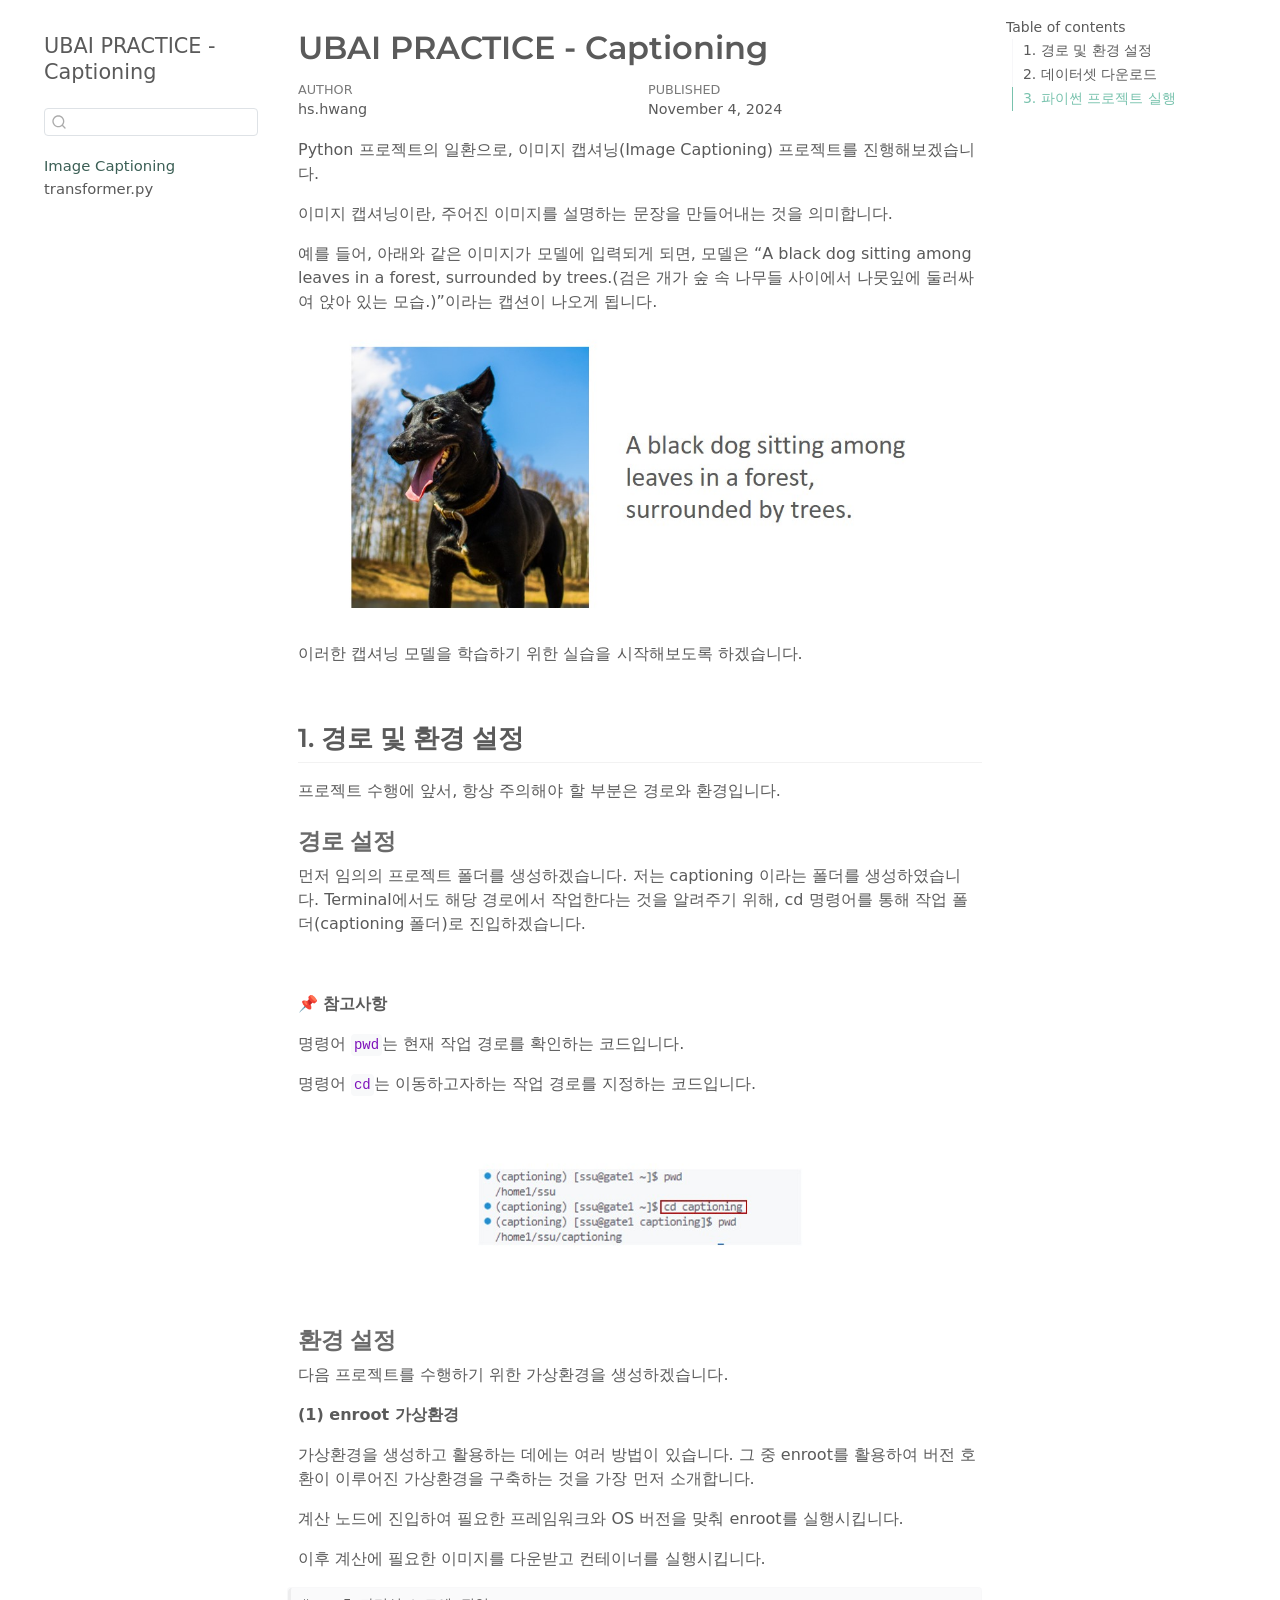
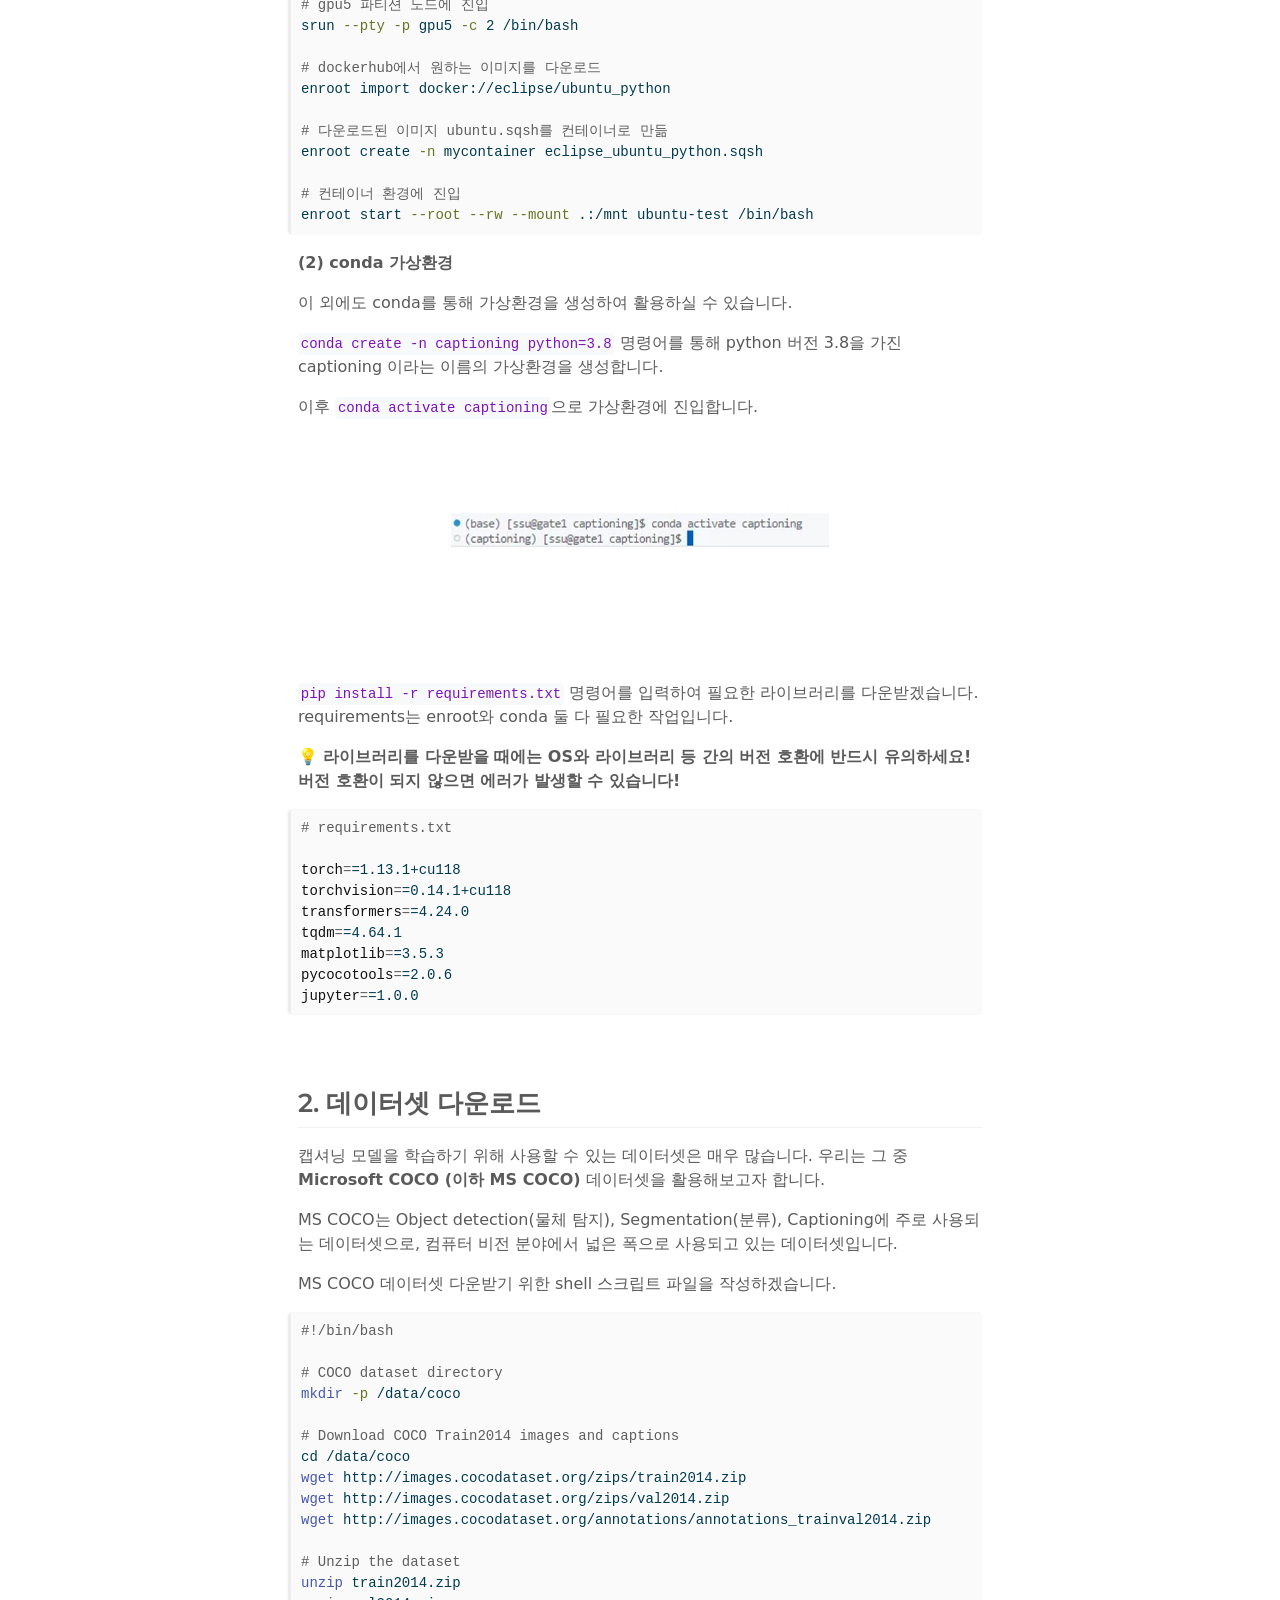
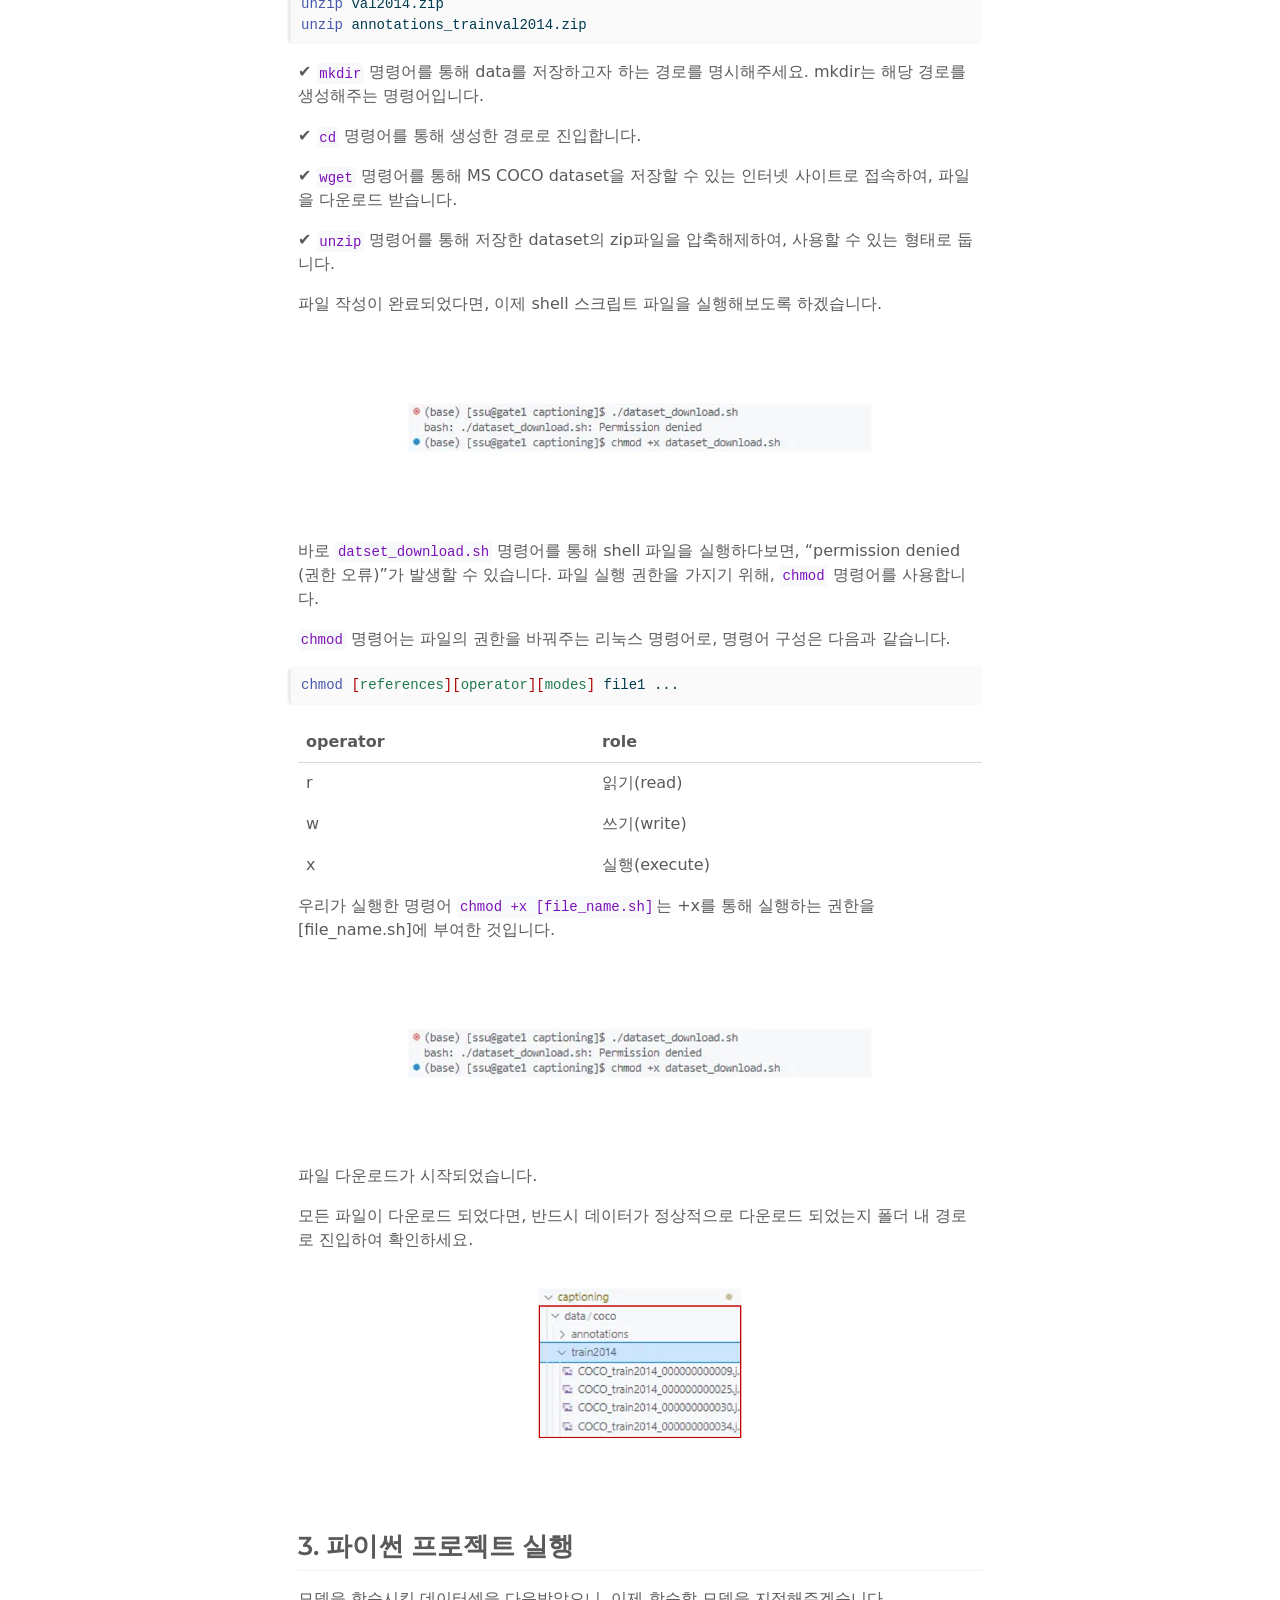
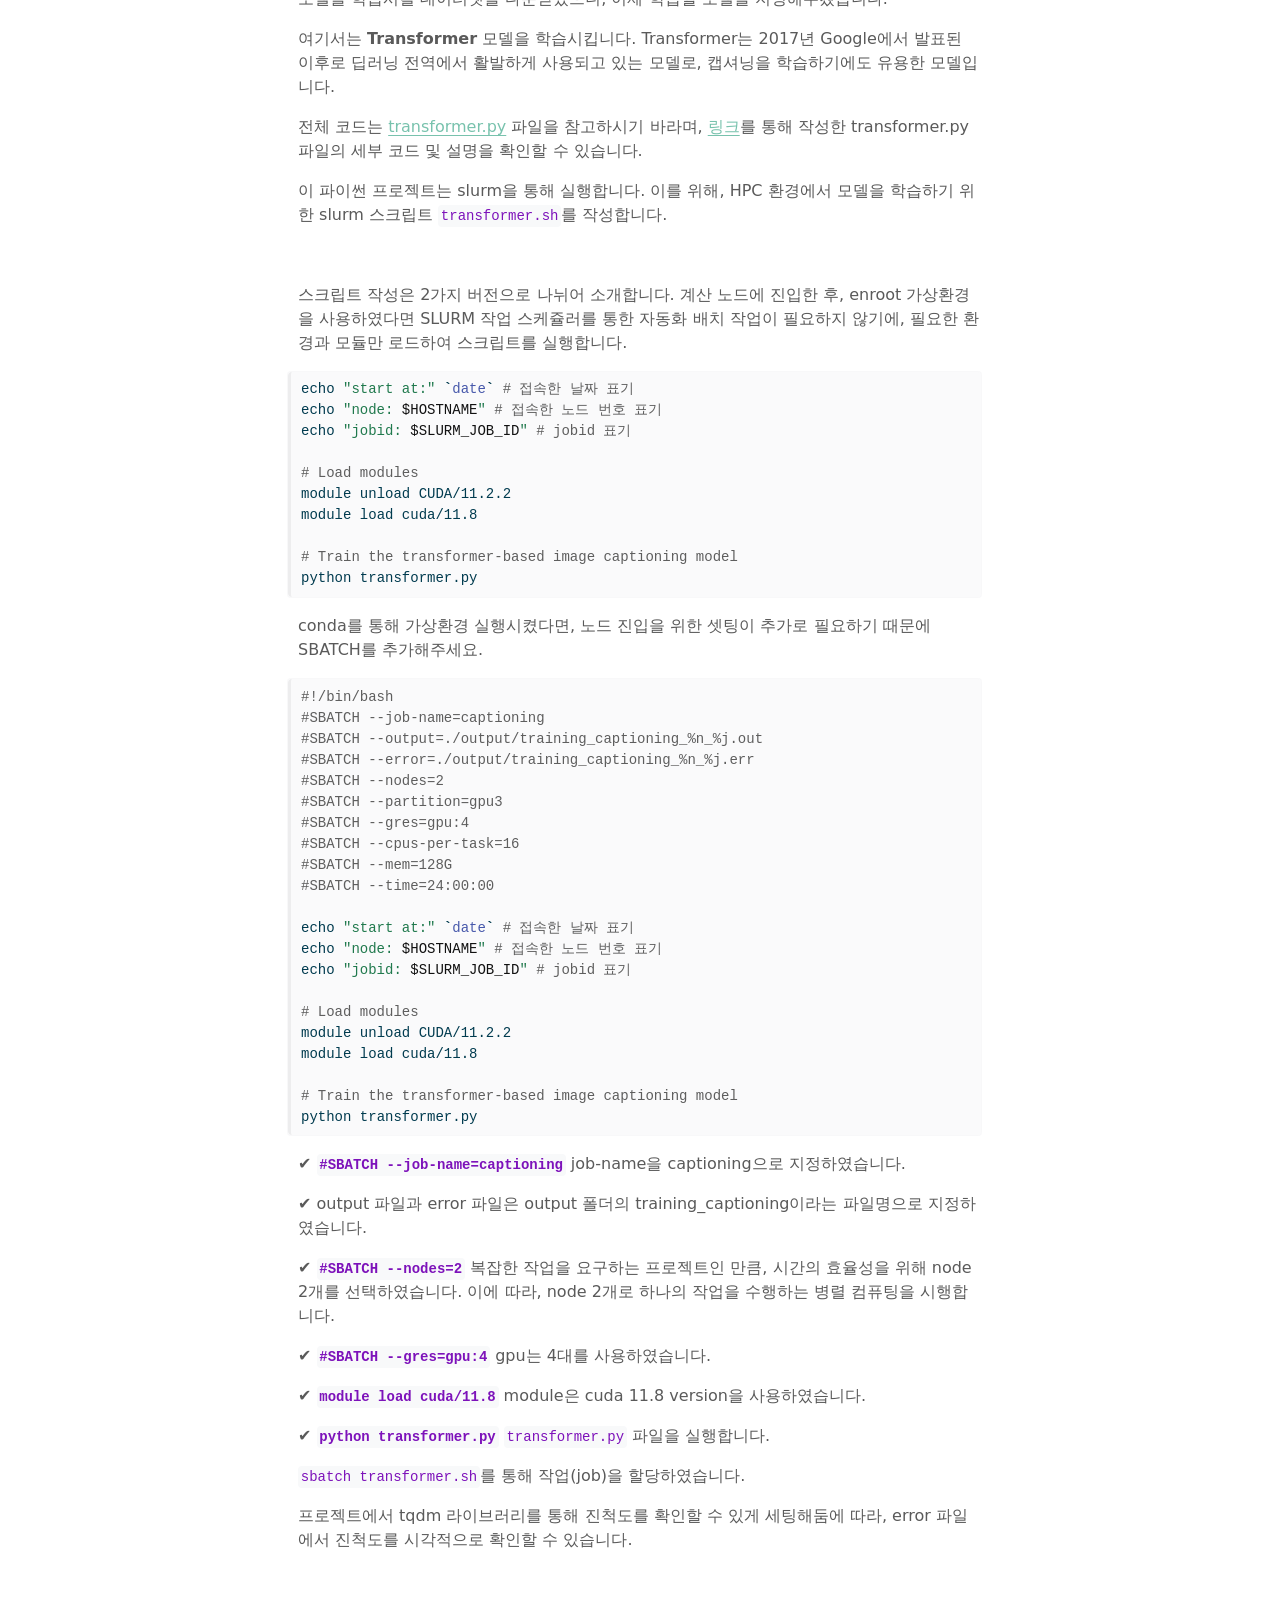
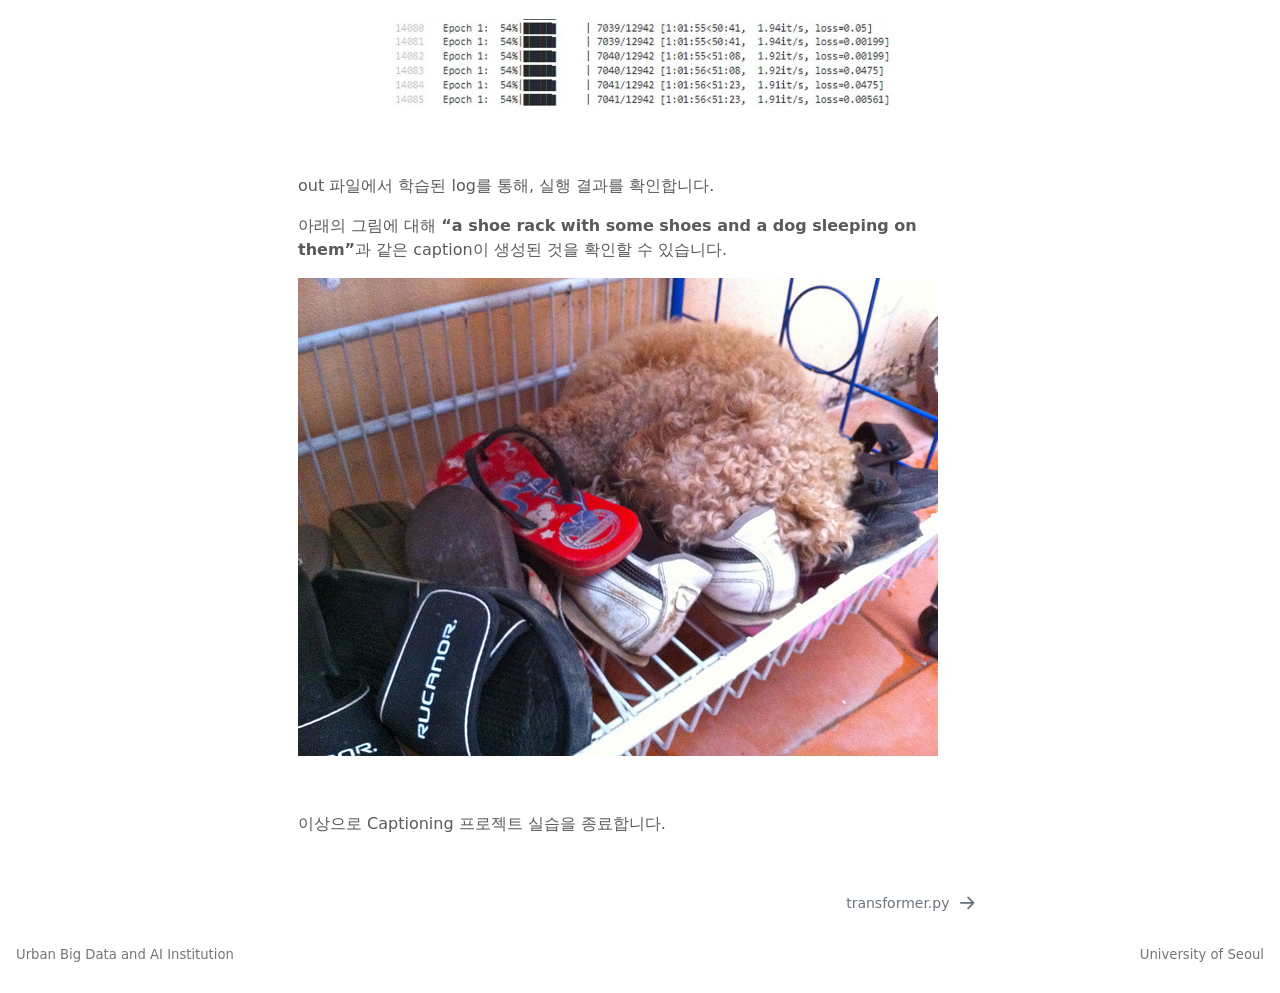
<file: index.html>
<!DOCTYPE html>
<html xmlns="http://www.w3.org/1999/xhtml" lang="en" xml:lang="en"><head>

<meta charset="utf-8">
<meta name="generator" content="quarto-1.5.57">

<meta name="viewport" content="width=device-width, initial-scale=1.0, user-scalable=yes">

<meta name="author" content="hs.hwang">
<meta name="dcterms.date" content="2024-11-04">

<title>UBAI PRACTICE - Captioning</title>
<style>
code{white-space: pre-wrap;}
span.smallcaps{font-variant: small-caps;}
div.columns{display: flex; gap: min(4vw, 1.5em);}
div.column{flex: auto; overflow-x: auto;}
div.hanging-indent{margin-left: 1.5em; text-indent: -1.5em;}
ul.task-list{list-style: none;}
ul.task-list li input[type="checkbox"] {
  width: 0.8em;
  margin: 0 0.8em 0.2em -1em; /* quarto-specific, see https://github.com/quarto-dev/quarto-cli/issues/4556 */ 
  vertical-align: middle;
}
/* CSS for syntax highlighting */
pre > code.sourceCode { white-space: pre; position: relative; }
pre > code.sourceCode > span { line-height: 1.25; }
pre > code.sourceCode > span:empty { height: 1.2em; }
.sourceCode { overflow: visible; }
code.sourceCode > span { color: inherit; text-decoration: inherit; }
div.sourceCode { margin: 1em 0; }
pre.sourceCode { margin: 0; }
@media screen {
div.sourceCode { overflow: auto; }
}
@media print {
pre > code.sourceCode { white-space: pre-wrap; }
pre > code.sourceCode > span { display: inline-block; text-indent: -5em; padding-left: 5em; }
}
pre.numberSource code
  { counter-reset: source-line 0; }
pre.numberSource code > span
  { position: relative; left: -4em; counter-increment: source-line; }
pre.numberSource code > span > a:first-child::before
  { content: counter(source-line);
    position: relative; left: -1em; text-align: right; vertical-align: baseline;
    border: none; display: inline-block;
    -webkit-touch-callout: none; -webkit-user-select: none;
    -khtml-user-select: none; -moz-user-select: none;
    -ms-user-select: none; user-select: none;
    padding: 0 4px; width: 4em;
  }
pre.numberSource { margin-left: 3em;  padding-left: 4px; }
div.sourceCode
  {   }
@media screen {
pre > code.sourceCode > span > a:first-child::before { text-decoration: underline; }
}
</style>


<script src="site_libs/quarto-nav/quarto-nav.js"></script>
<script src="site_libs/quarto-nav/headroom.min.js"></script>
<script src="site_libs/clipboard/clipboard.min.js"></script>
<script src="site_libs/quarto-search/autocomplete.umd.js"></script>
<script src="site_libs/quarto-search/fuse.min.js"></script>
<script src="site_libs/quarto-search/quarto-search.js"></script>
<meta name="quarto:offset" content="./">
<link href="./transformer.html" rel="next">
<script src="site_libs/quarto-html/quarto.js"></script>
<script src="site_libs/quarto-html/popper.min.js"></script>
<script src="site_libs/quarto-html/tippy.umd.min.js"></script>
<script src="site_libs/quarto-html/anchor.min.js"></script>
<link href="site_libs/quarto-html/tippy.css" rel="stylesheet">
<link href="site_libs/quarto-html/quarto-syntax-highlighting.css" rel="stylesheet" id="quarto-text-highlighting-styles">
<script src="site_libs/bootstrap/bootstrap.min.js"></script>
<link href="site_libs/bootstrap/bootstrap-icons.css" rel="stylesheet">
<link href="site_libs/bootstrap/bootstrap.min.css" rel="stylesheet" id="quarto-bootstrap" data-mode="light">
<script id="quarto-search-options" type="application/json">{
  "location": "sidebar",
  "copy-button": false,
  "collapse-after": 3,
  "panel-placement": "start",
  "type": "textbox",
  "limit": 50,
  "keyboard-shortcut": [
    "f",
    "/",
    "s"
  ],
  "show-item-context": false,
  "language": {
    "search-no-results-text": "No results",
    "search-matching-documents-text": "matching documents",
    "search-copy-link-title": "Copy link to search",
    "search-hide-matches-text": "Hide additional matches",
    "search-more-match-text": "more match in this document",
    "search-more-matches-text": "more matches in this document",
    "search-clear-button-title": "Clear",
    "search-text-placeholder": "",
    "search-detached-cancel-button-title": "Cancel",
    "search-submit-button-title": "Submit",
    "search-label": "Search"
  }
}</script>


</head>

<body class="nav-sidebar floating">

<div id="quarto-search-results"></div>
  <header id="quarto-header" class="headroom fixed-top">
  <nav class="quarto-secondary-nav">
    <div class="container-fluid d-flex">
      <button type="button" class="quarto-btn-toggle btn" data-bs-toggle="collapse" role="button" data-bs-target=".quarto-sidebar-collapse-item" aria-controls="quarto-sidebar" aria-expanded="false" aria-label="Toggle sidebar navigation" onclick="if (window.quartoToggleHeadroom) { window.quartoToggleHeadroom(); }">
        <i class="bi bi-layout-text-sidebar-reverse"></i>
      </button>
        <nav class="quarto-page-breadcrumbs" aria-label="breadcrumb"><ol class="breadcrumb"><li class="breadcrumb-item"><a href="./index.html"><span class="chapter-title">Image Captioning</span></a></li></ol></nav>
        <a class="flex-grow-1" role="navigation" data-bs-toggle="collapse" data-bs-target=".quarto-sidebar-collapse-item" aria-controls="quarto-sidebar" aria-expanded="false" aria-label="Toggle sidebar navigation" onclick="if (window.quartoToggleHeadroom) { window.quartoToggleHeadroom(); }">      
        </a>
      <button type="button" class="btn quarto-search-button" aria-label="Search" onclick="window.quartoOpenSearch();">
        <i class="bi bi-search"></i>
      </button>
    </div>
  </nav>
</header>
<!-- content -->
<div id="quarto-content" class="quarto-container page-columns page-rows-contents page-layout-article">
<!-- sidebar -->
  <nav id="quarto-sidebar" class="sidebar collapse collapse-horizontal quarto-sidebar-collapse-item sidebar-navigation floating overflow-auto">
    <div class="pt-lg-2 mt-2 text-left sidebar-header">
    <div class="sidebar-title mb-0 py-0">
      <a href="./">UBAI PRACTICE - Captioning</a> 
    </div>
      </div>
        <div class="mt-2 flex-shrink-0 align-items-center">
        <div class="sidebar-search">
        <div id="quarto-search" class="" title="Search"></div>
        </div>
        </div>
    <div class="sidebar-menu-container"> 
    <ul class="list-unstyled mt-1">
        <li class="sidebar-item">
  <div class="sidebar-item-container"> 
  <a href="./index.html" class="sidebar-item-text sidebar-link active"><span class="chapter-title">Image Captioning</span></a>
  </div>
</li>
        <li class="sidebar-item">
  <div class="sidebar-item-container"> 
  <a href="./transformer.html" class="sidebar-item-text sidebar-link"><span class="chapter-title">transformer.py</span></a>
  </div>
</li>
    </ul>
    </div>
</nav>
<div id="quarto-sidebar-glass" class="quarto-sidebar-collapse-item" data-bs-toggle="collapse" data-bs-target=".quarto-sidebar-collapse-item"></div>
<!-- margin-sidebar -->
    <div id="quarto-margin-sidebar" class="sidebar margin-sidebar">
        <nav id="TOC" role="doc-toc" class="toc-active">
    <h2 id="toc-title">Table of contents</h2>
   
  <ul>
  <li><a href="#경로-및-환경-설정" id="toc-경로-및-환경-설정" class="nav-link active" data-scroll-target="#경로-및-환경-설정">1. 경로 및 환경 설정</a>
  <ul class="collapse">
  <li><a href="#경로-설정" id="toc-경로-설정" class="nav-link" data-scroll-target="#경로-설정">경로 설정</a></li>
  <li><a href="#환경-설정" id="toc-환경-설정" class="nav-link" data-scroll-target="#환경-설정">환경 설정</a></li>
  </ul></li>
  <li><a href="#데이터셋-다운로드" id="toc-데이터셋-다운로드" class="nav-link" data-scroll-target="#데이터셋-다운로드">2. 데이터셋 다운로드</a></li>
  <li><a href="#파이썬-프로젝트-실행" id="toc-파이썬-프로젝트-실행" class="nav-link" data-scroll-target="#파이썬-프로젝트-실행">3. 파이썬 프로젝트 실행</a></li>
  </ul>
</nav>
    </div>
<!-- main -->
<main class="content" id="quarto-document-content">

<header id="title-block-header" class="quarto-title-block default">
<div class="quarto-title">
<h1 class="title">UBAI PRACTICE - Captioning</h1>
</div>



<div class="quarto-title-meta">

    <div>
    <div class="quarto-title-meta-heading">Author</div>
    <div class="quarto-title-meta-contents">
             <p>hs.hwang </p>
          </div>
  </div>
    
    <div>
    <div class="quarto-title-meta-heading">Published</div>
    <div class="quarto-title-meta-contents">
      <p class="date">November 4, 2024</p>
    </div>
  </div>
  
    
  </div>
  


</header>


<p>Python 프로젝트의 일환으로, 이미지 캡셔닝(Image Captioning) 프로젝트를 진행해보겠습니다.</p>
<p>이미지 캡셔닝이란, 주어진 이미지를 설명하는 문장을 만들어내는 것을 의미합니다.</p>
<p>예를 들어, 아래와 같은 이미지가 모델에 입력되게 되면, 모델은 “A black dog sitting among leaves in a forest, surrounded by trees.(검은 개가 숲 속 나무들 사이에서 나뭇잎에 둘러싸여 앉아 있는 모습.)”이라는 캡션이 나오게 됩니다.</p>
<p><img src="./jpg/dog.jpg" class="img-fluid"></p>
<p>이러한 캡셔닝 모델을 학습하기 위한 실습을 시작해보도록 하겠습니다.</p>
<p><br></p>
<section id="경로-및-환경-설정" class="level2 unnumbered">
<h2 class="unnumbered anchored" data-anchor-id="경로-및-환경-설정">1. 경로 및 환경 설정</h2>
<p>프로젝트 수행에 앞서, 항상 주의해야 할 부분은 경로와 환경입니다.</p>
<section id="경로-설정" class="level3 unnumbered">
<h3 class="unnumbered anchored" data-anchor-id="경로-설정">경로 설정</h3>
<p>먼저 임의의 프로젝트 폴더를 생성하겠습니다. 저는 captioning 이라는 폴더를 생성하였습니다. Terminal에서도 해당 경로에서 작업한다는 것을 알려주기 위해, cd 명령어를 통해 작업 폴더(captioning 폴더)로 진입하겠습니다.</p>
<p><br></p>
<p>📌 <strong>참고사항</strong></p>
<p>명령어 <code>pwd</code>는 현재 작업 경로를 확인하는 코드입니다.</p>
<p>명령어 <code>cd</code>는 이동하고자하는 작업 경로를 지정하는 코드입니다.</p>
<p><img src="./jpg/cd.jpg" class="img-fluid"></p>
</section>
<section id="환경-설정" class="level3 unnumbered">
<h3 class="unnumbered anchored" data-anchor-id="환경-설정">환경 설정</h3>
<p>다음 프로젝트를 수행하기 위한 가상환경을 생성하겠습니다.</p>
<p><strong>(1) enroot 가상환경</strong></p>
<p>가상환경을 생성하고 활용하는 데에는 여러 방법이 있습니다. 그 중 enroot를 활용하여 버전 호환이 이루어진 가상환경을 구축하는 것을 가장 먼저 소개합니다.</p>
<p>계산 노드에 진입하여 필요한 프레임워크와 OS 버전을 맞춰 enroot를 실행시킵니다.</p>
<p>이후 계산에 필요한 이미지를 다운받고 컨테이너를 실행시킵니다.</p>
<div class="cell">
<div class="sourceCode cell-code" id="cb1"><pre class="sourceCode bash code-with-copy"><code class="sourceCode bash"><span id="cb1-1"><a href="#cb1-1" aria-hidden="true" tabindex="-1"></a><span class="co"># gpu5 파티션 노드에 진입</span></span>
<span id="cb1-2"><a href="#cb1-2" aria-hidden="true" tabindex="-1"></a><span class="ex">srun</span> <span class="at">--pty</span> <span class="at">-p</span> gpu5 <span class="at">-c</span> 2 /bin/bash</span>
<span id="cb1-3"><a href="#cb1-3" aria-hidden="true" tabindex="-1"></a></span>
<span id="cb1-4"><a href="#cb1-4" aria-hidden="true" tabindex="-1"></a><span class="co"># dockerhub에서 원하는 이미지를 다운로드</span></span>
<span id="cb1-5"><a href="#cb1-5" aria-hidden="true" tabindex="-1"></a><span class="ex">enroot</span> import docker://eclipse/ubuntu_python</span>
<span id="cb1-6"><a href="#cb1-6" aria-hidden="true" tabindex="-1"></a></span>
<span id="cb1-7"><a href="#cb1-7" aria-hidden="true" tabindex="-1"></a><span class="co"># 다운로드된 이미지 ubuntu.sqsh를 컨테이너로 만듦</span></span>
<span id="cb1-8"><a href="#cb1-8" aria-hidden="true" tabindex="-1"></a><span class="ex">enroot</span> create <span class="at">-n</span> mycontainer eclipse_ubuntu_python.sqsh</span>
<span id="cb1-9"><a href="#cb1-9" aria-hidden="true" tabindex="-1"></a></span>
<span id="cb1-10"><a href="#cb1-10" aria-hidden="true" tabindex="-1"></a><span class="co"># 컨테이너 환경에 진입</span></span>
<span id="cb1-11"><a href="#cb1-11" aria-hidden="true" tabindex="-1"></a><span class="ex">enroot</span> start <span class="at">--root</span> <span class="at">--rw</span> <span class="at">--mount</span> .:/mnt ubuntu-test /bin/bash</span></code><button title="Copy to Clipboard" class="code-copy-button"><i class="bi"></i></button></pre></div>
</div>
<p><strong>(2) conda 가상환경</strong></p>
<p>이 외에도 conda를 통해 가상환경을 생성하여 활용하실 수 있습니다.</p>
<p><code>conda create -n captioning python=3.8</code> 명령어를 통해 python 버전 3.8을 가진 captioning 이라는 이름의 가상환경을 생성합니다.</p>
<p>이후 <code>conda activate captioning</code>으로 가상환경에 진입합니다.</p>
<p><img src="./jpg/env.jpg" class="img-fluid"></p>
<p><br></p>
<p><code>pip install -r requirements.txt</code> 명령어를 입력하여 필요한 라이브러리를 다운받겠습니다. requirements는 enroot와 conda 둘 다 필요한 작업입니다.</p>
<p>💡 <strong>라이브러리를 다운받을 때에는 OS와 라이브러리 등 간의 버전 호환에 반드시 유의하세요! 버전 호환이 되지 않으면 에러가 발생할 수 있습니다!</strong></p>
<div class="cell">
<div class="sourceCode cell-code" id="cb2"><pre class="sourceCode bash code-with-copy"><code class="sourceCode bash"><span id="cb2-1"><a href="#cb2-1" aria-hidden="true" tabindex="-1"></a><span class="co"># requirements.txt</span></span>
<span id="cb2-2"><a href="#cb2-2" aria-hidden="true" tabindex="-1"></a></span>
<span id="cb2-3"><a href="#cb2-3" aria-hidden="true" tabindex="-1"></a><span class="va">torch</span><span class="op">=</span>=1.13.1+cu118</span>
<span id="cb2-4"><a href="#cb2-4" aria-hidden="true" tabindex="-1"></a><span class="va">torchvision</span><span class="op">=</span>=0.14.1+cu118</span>
<span id="cb2-5"><a href="#cb2-5" aria-hidden="true" tabindex="-1"></a><span class="va">transformers</span><span class="op">=</span>=4.24.0</span>
<span id="cb2-6"><a href="#cb2-6" aria-hidden="true" tabindex="-1"></a><span class="va">tqdm</span><span class="op">=</span>=4.64.1</span>
<span id="cb2-7"><a href="#cb2-7" aria-hidden="true" tabindex="-1"></a><span class="va">matplotlib</span><span class="op">=</span>=3.5.3</span>
<span id="cb2-8"><a href="#cb2-8" aria-hidden="true" tabindex="-1"></a><span class="va">pycocotools</span><span class="op">=</span>=2.0.6</span>
<span id="cb2-9"><a href="#cb2-9" aria-hidden="true" tabindex="-1"></a><span class="va">jupyter</span><span class="op">=</span>=1.0.0</span></code><button title="Copy to Clipboard" class="code-copy-button"><i class="bi"></i></button></pre></div>
</div>
<p><br></p>
</section>
</section>
<section id="데이터셋-다운로드" class="level2 unnumbered">
<h2 class="unnumbered anchored" data-anchor-id="데이터셋-다운로드">2. 데이터셋 다운로드</h2>
<p>캡셔닝 모델을 학습하기 위해 사용할 수 있는 데이터셋은 매우 많습니다. 우리는 그 중 <strong>Microsoft COCO (이하 MS COCO)</strong> 데이터셋을 활용해보고자 합니다.</p>
<p>MS COCO는 Object detection(물체 탐지), Segmentation(분류), Captioning에 주로 사용되는 데이터셋으로, 컴퓨터 비전 분야에서 넓은 폭으로 사용되고 있는 데이터셋입니다.</p>
<p>MS COCO 데이터셋 다운받기 위한 shell 스크립트 파일을 작성하겠습니다.</p>
<div class="cell">
<div class="sourceCode cell-code" id="cb3"><pre class="sourceCode bash code-with-copy"><code class="sourceCode bash"><span id="cb3-1"><a href="#cb3-1" aria-hidden="true" tabindex="-1"></a><span class="co">#!/bin/bash</span></span>
<span id="cb3-2"><a href="#cb3-2" aria-hidden="true" tabindex="-1"></a></span>
<span id="cb3-3"><a href="#cb3-3" aria-hidden="true" tabindex="-1"></a><span class="co"># COCO dataset directory</span></span>
<span id="cb3-4"><a href="#cb3-4" aria-hidden="true" tabindex="-1"></a><span class="fu">mkdir</span> <span class="at">-p</span> /data/coco</span>
<span id="cb3-5"><a href="#cb3-5" aria-hidden="true" tabindex="-1"></a></span>
<span id="cb3-6"><a href="#cb3-6" aria-hidden="true" tabindex="-1"></a><span class="co"># Download COCO Train2014 images and captions</span></span>
<span id="cb3-7"><a href="#cb3-7" aria-hidden="true" tabindex="-1"></a><span class="bu">cd</span> /data/coco</span>
<span id="cb3-8"><a href="#cb3-8" aria-hidden="true" tabindex="-1"></a><span class="fu">wget</span> http://images.cocodataset.org/zips/train2014.zip</span>
<span id="cb3-9"><a href="#cb3-9" aria-hidden="true" tabindex="-1"></a><span class="fu">wget</span> http://images.cocodataset.org/zips/val2014.zip</span>
<span id="cb3-10"><a href="#cb3-10" aria-hidden="true" tabindex="-1"></a><span class="fu">wget</span> http://images.cocodataset.org/annotations/annotations_trainval2014.zip</span>
<span id="cb3-11"><a href="#cb3-11" aria-hidden="true" tabindex="-1"></a></span>
<span id="cb3-12"><a href="#cb3-12" aria-hidden="true" tabindex="-1"></a><span class="co"># Unzip the dataset</span></span>
<span id="cb3-13"><a href="#cb3-13" aria-hidden="true" tabindex="-1"></a><span class="fu">unzip</span> train2014.zip</span>
<span id="cb3-14"><a href="#cb3-14" aria-hidden="true" tabindex="-1"></a><span class="fu">unzip</span> val2014.zip</span>
<span id="cb3-15"><a href="#cb3-15" aria-hidden="true" tabindex="-1"></a><span class="fu">unzip</span> annotations_trainval2014.zip</span></code><button title="Copy to Clipboard" class="code-copy-button"><i class="bi"></i></button></pre></div>
</div>
<p>✔ <code>mkdir</code> 명령어를 통해 data를 저장하고자 하는 경로를 명시해주세요. mkdir는 해당 경로를 생성해주는 명령어입니다.</p>
<p>✔ <code>cd</code> 명령어를 통해 생성한 경로로 진입합니다.</p>
<p>✔ <code>wget</code> 명령어를 통해 MS COCO dataset을 저장할 수 있는 인터넷 사이트로 접속하여, 파일을 다운로드 받습니다.</p>
<p>✔ <code>unzip</code> 명령어를 통해 저장한 dataset의 zip파일을 압축해제하여, 사용할 수 있는 형태로 둡니다.</p>
<p>파일 작성이 완료되었다면, 이제 shell 스크립트 파일을 실행해보도록 하겠습니다.</p>
<p><img src="./jpg/shell_error.jpg" class="img-fluid"></p>
<p>바로 <code>datset_download.sh</code> 명령어를 통해 shell 파일을 실행하다보면, “permission denied (권한 오류)”가 발생할 수 있습니다. 파일 실행 권한을 가지기 위해, <code>chmod</code> 명령어를 사용합니다.</p>
<p><code>chmod</code> 명령어는 파일의 권한을 바꿔주는 리눅스 명령어로, 명령어 구성은 다음과 같습니다.</p>
<div class="cell">
<div class="sourceCode cell-code" id="cb4"><pre class="sourceCode bash code-with-copy"><code class="sourceCode bash"><span id="cb4-1"><a href="#cb4-1" aria-hidden="true" tabindex="-1"></a><span class="fu">chmod</span> <span class="pp">[</span><span class="ss">references</span><span class="pp">][</span><span class="ss">operator</span><span class="pp">][</span><span class="ss">modes</span><span class="pp">]</span> file1 ...</span></code><button title="Copy to Clipboard" class="code-copy-button"><i class="bi"></i></button></pre></div>
</div>
<table class="caption-top table">
<thead>
<tr class="header">
<th>operator</th>
<th>role</th>
</tr>
</thead>
<tbody>
<tr class="odd">
<td>r</td>
<td>읽기(read)</td>
</tr>
<tr class="even">
<td>w</td>
<td>쓰기(write)</td>
</tr>
<tr class="odd">
<td>x</td>
<td>실행(execute)</td>
</tr>
</tbody>
</table>
<p>우리가 실행한 명령어 <code>chmod +x [file_name.sh]</code>는 +x를 통해 실행하는 권한을 [file_name.sh]에 부여한 것입니다.</p>
<p><img src="./jpg/shell_error.jpg" class="img-fluid"></p>
<p>파일 다운로드가 시작되었습니다.</p>
<p>모든 파일이 다운로드 되었다면, 반드시 데이터가 정상적으로 다운로드 되었는지 폴더 내 경로로 진입하여 확인하세요.</p>
<p><img src="./jpg/coco_download.jpg" class="img-fluid"></p>
<p><br></p>
</section>
<section id="파이썬-프로젝트-실행" class="level2 unnumbered">
<h2 class="unnumbered anchored" data-anchor-id="파이썬-프로젝트-실행">3. 파이썬 프로젝트 실행</h2>
<p>모델을 학습시킬 데이터셋을 다운받았으니, 이제 학습할 모델을 지정해주겠습니다.</p>
<p>여기서는 <strong>Transformer</strong> 모델을 학습시킵니다. Transformer는 2017년 Google에서 발표된 이후로 딥러닝 전역에서 활발하게 사용되고 있는 모델로, 캡셔닝을 학습하기에도 유용한 모델입니다.</p>
<p>전체 코드는 <a href="./transformer.html">transformer.py</a> 파일을 참고하시기 바라며, <a href="https://github.com/uos-ubai/practice02_captioning/blob/main/image_captioning.ipynb">링크</a>를 통해 작성한 transformer.py 파일의 세부 코드 및 설명을 확인할 수 있습니다.</p>
<p>이 파이썬 프로젝트는 slurm을 통해 실행합니다. 이를 위해, HPC 환경에서 모델을 학습하기 위한 slurm 스크립트 <code>transformer.sh</code>를 작성합니다.</p>
<p><br></p>
<p>스크립트 작성은 2가지 버전으로 나뉘어 소개합니다. 계산 노드에 진입한 후, enroot 가상환경을 사용하였다면 SLURM 작업 스케쥴러를 통한 자동화 배치 작업이 필요하지 않기에, 필요한 환경과 모듈만 로드하여 스크립트를 실행합니다.</p>
<div class="cell">
<div class="sourceCode cell-code" id="cb5"><pre class="sourceCode bash code-with-copy"><code class="sourceCode bash"><span id="cb5-1"><a href="#cb5-1" aria-hidden="true" tabindex="-1"></a><span class="bu">echo</span> <span class="st">"start at:"</span> <span class="kw">`</span><span class="fu">date</span><span class="kw">`</span> <span class="co"># 접속한 날짜 표기</span></span>
<span id="cb5-2"><a href="#cb5-2" aria-hidden="true" tabindex="-1"></a><span class="bu">echo</span> <span class="st">"node: </span><span class="va">$HOSTNAME</span><span class="st">"</span> <span class="co"># 접속한 노드 번호 표기</span></span>
<span id="cb5-3"><a href="#cb5-3" aria-hidden="true" tabindex="-1"></a><span class="bu">echo</span> <span class="st">"jobid: </span><span class="va">$SLURM_JOB_ID</span><span class="st">"</span> <span class="co"># jobid 표기</span></span>
<span id="cb5-4"><a href="#cb5-4" aria-hidden="true" tabindex="-1"></a></span>
<span id="cb5-5"><a href="#cb5-5" aria-hidden="true" tabindex="-1"></a><span class="co"># Load modules</span></span>
<span id="cb5-6"><a href="#cb5-6" aria-hidden="true" tabindex="-1"></a><span class="ex">module</span> unload CUDA/11.2.2 </span>
<span id="cb5-7"><a href="#cb5-7" aria-hidden="true" tabindex="-1"></a><span class="ex">module</span> load cuda/11.8</span>
<span id="cb5-8"><a href="#cb5-8" aria-hidden="true" tabindex="-1"></a></span>
<span id="cb5-9"><a href="#cb5-9" aria-hidden="true" tabindex="-1"></a><span class="co"># Train the transformer-based image captioning model</span></span>
<span id="cb5-10"><a href="#cb5-10" aria-hidden="true" tabindex="-1"></a><span class="ex">python</span> transformer.py</span></code><button title="Copy to Clipboard" class="code-copy-button"><i class="bi"></i></button></pre></div>
</div>
<p>conda를 통해 가상환경 실행시켰다면, 노드 진입을 위한 셋팅이 추가로 필요하기 때문에 SBATCH를 추가해주세요.</p>
<div class="cell">
<div class="sourceCode cell-code" id="cb6"><pre class="sourceCode bash code-with-copy"><code class="sourceCode bash"><span id="cb6-1"><a href="#cb6-1" aria-hidden="true" tabindex="-1"></a><span class="co">#!/bin/bash</span></span>
<span id="cb6-2"><a href="#cb6-2" aria-hidden="true" tabindex="-1"></a><span class="co">#SBATCH --job-name=captioning</span></span>
<span id="cb6-3"><a href="#cb6-3" aria-hidden="true" tabindex="-1"></a><span class="co">#SBATCH --output=./output/training_captioning_%n_%j.out</span></span>
<span id="cb6-4"><a href="#cb6-4" aria-hidden="true" tabindex="-1"></a><span class="co">#SBATCH --error=./output/training_captioning_%n_%j.err</span></span>
<span id="cb6-5"><a href="#cb6-5" aria-hidden="true" tabindex="-1"></a><span class="co">#SBATCH --nodes=2</span></span>
<span id="cb6-6"><a href="#cb6-6" aria-hidden="true" tabindex="-1"></a><span class="co">#SBATCH --partition=gpu3</span></span>
<span id="cb6-7"><a href="#cb6-7" aria-hidden="true" tabindex="-1"></a><span class="co">#SBATCH --gres=gpu:4</span></span>
<span id="cb6-8"><a href="#cb6-8" aria-hidden="true" tabindex="-1"></a><span class="co">#SBATCH --cpus-per-task=16</span></span>
<span id="cb6-9"><a href="#cb6-9" aria-hidden="true" tabindex="-1"></a><span class="co">#SBATCH --mem=128G</span></span>
<span id="cb6-10"><a href="#cb6-10" aria-hidden="true" tabindex="-1"></a><span class="co">#SBATCH --time=24:00:00</span></span>
<span id="cb6-11"><a href="#cb6-11" aria-hidden="true" tabindex="-1"></a></span>
<span id="cb6-12"><a href="#cb6-12" aria-hidden="true" tabindex="-1"></a><span class="bu">echo</span> <span class="st">"start at:"</span> <span class="kw">`</span><span class="fu">date</span><span class="kw">`</span> <span class="co"># 접속한 날짜 표기</span></span>
<span id="cb6-13"><a href="#cb6-13" aria-hidden="true" tabindex="-1"></a><span class="bu">echo</span> <span class="st">"node: </span><span class="va">$HOSTNAME</span><span class="st">"</span> <span class="co"># 접속한 노드 번호 표기</span></span>
<span id="cb6-14"><a href="#cb6-14" aria-hidden="true" tabindex="-1"></a><span class="bu">echo</span> <span class="st">"jobid: </span><span class="va">$SLURM_JOB_ID</span><span class="st">"</span> <span class="co"># jobid 표기</span></span>
<span id="cb6-15"><a href="#cb6-15" aria-hidden="true" tabindex="-1"></a></span>
<span id="cb6-16"><a href="#cb6-16" aria-hidden="true" tabindex="-1"></a><span class="co"># Load modules</span></span>
<span id="cb6-17"><a href="#cb6-17" aria-hidden="true" tabindex="-1"></a><span class="ex">module</span> unload CUDA/11.2.2 </span>
<span id="cb6-18"><a href="#cb6-18" aria-hidden="true" tabindex="-1"></a><span class="ex">module</span> load cuda/11.8</span>
<span id="cb6-19"><a href="#cb6-19" aria-hidden="true" tabindex="-1"></a></span>
<span id="cb6-20"><a href="#cb6-20" aria-hidden="true" tabindex="-1"></a><span class="co"># Train the transformer-based image captioning model</span></span>
<span id="cb6-21"><a href="#cb6-21" aria-hidden="true" tabindex="-1"></a><span class="ex">python</span> transformer.py</span></code><button title="Copy to Clipboard" class="code-copy-button"><i class="bi"></i></button></pre></div>
</div>
<p>✔ <strong><code>#SBATCH --job-name=captioning</code></strong> job-name을 captioning으로 지정하였습니다.</p>
<p>✔ output 파일과 error 파일은 output 폴더의 training_captioning이라는 파일명으로 지정하였습니다.</p>
<p>✔ <strong><code>#SBATCH --nodes=2</code></strong> 복잡한 작업을 요구하는 프로젝트인 만큼, 시간의 효율성을 위해 node 2개를 선택하였습니다. 이에 따라, node 2개로 하나의 작업을 수행하는 병렬 컴퓨팅을 시행합니다.</p>
<p>✔ <strong><code>#SBATCH --gres=gpu:4</code></strong> gpu는 4대를 사용하였습니다.</p>
<p>✔ <strong><code>module load cuda/11.8</code></strong> module은 cuda 11.8 version을 사용하였습니다.</p>
<p>✔ <strong><code>python transformer.py</code></strong> <code>transformer.py</code> 파일을 실행합니다.</p>
<p><code>sbatch transformer.sh</code>를 통해 작업(job)을 할당하였습니다.</p>
<p>프로젝트에서 tqdm 라이브러리를 통해 진척도를 확인할 수 있게 세팅해둠에 따라, error 파일에서 진척도를 시각적으로 확인할 수 있습니다.</p>
<p><img src="./jpg/epoch.jpg" class="img-fluid"></p>
<p>out 파일에서 학습된 log를 통해, 실행 결과를 확인합니다.</p>
<p>아래의 그림에 대해 <strong>“a shoe rack with some shoes and a dog sleeping on them”</strong>과 같은 caption이 생성된 것을 확인할 수 있습니다.</p>
<p><img src="./jpg/COCO_val2014_000000000042.jpg" class="img-fluid"></p>
<p><br></p>
<p>이상으로 Captioning 프로젝트 실습을 종료합니다.</p>


</section>

</main> <!-- /main -->
<script id="quarto-html-after-body" type="application/javascript">
window.document.addEventListener("DOMContentLoaded", function (event) {
  const toggleBodyColorMode = (bsSheetEl) => {
    const mode = bsSheetEl.getAttribute("data-mode");
    const bodyEl = window.document.querySelector("body");
    if (mode === "dark") {
      bodyEl.classList.add("quarto-dark");
      bodyEl.classList.remove("quarto-light");
    } else {
      bodyEl.classList.add("quarto-light");
      bodyEl.classList.remove("quarto-dark");
    }
  }
  const toggleBodyColorPrimary = () => {
    const bsSheetEl = window.document.querySelector("link#quarto-bootstrap");
    if (bsSheetEl) {
      toggleBodyColorMode(bsSheetEl);
    }
  }
  toggleBodyColorPrimary();  
  const icon = "";
  const anchorJS = new window.AnchorJS();
  anchorJS.options = {
    placement: 'right',
    icon: icon
  };
  anchorJS.add('.anchored');
  const isCodeAnnotation = (el) => {
    for (const clz of el.classList) {
      if (clz.startsWith('code-annotation-')) {                     
        return true;
      }
    }
    return false;
  }
  const onCopySuccess = function(e) {
    // button target
    const button = e.trigger;
    // don't keep focus
    button.blur();
    // flash "checked"
    button.classList.add('code-copy-button-checked');
    var currentTitle = button.getAttribute("title");
    button.setAttribute("title", "Copied!");
    let tooltip;
    if (window.bootstrap) {
      button.setAttribute("data-bs-toggle", "tooltip");
      button.setAttribute("data-bs-placement", "left");
      button.setAttribute("data-bs-title", "Copied!");
      tooltip = new bootstrap.Tooltip(button, 
        { trigger: "manual", 
          customClass: "code-copy-button-tooltip",
          offset: [0, -8]});
      tooltip.show();    
    }
    setTimeout(function() {
      if (tooltip) {
        tooltip.hide();
        button.removeAttribute("data-bs-title");
        button.removeAttribute("data-bs-toggle");
        button.removeAttribute("data-bs-placement");
      }
      button.setAttribute("title", currentTitle);
      button.classList.remove('code-copy-button-checked');
    }, 1000);
    // clear code selection
    e.clearSelection();
  }
  const getTextToCopy = function(trigger) {
      const codeEl = trigger.previousElementSibling.cloneNode(true);
      for (const childEl of codeEl.children) {
        if (isCodeAnnotation(childEl)) {
          childEl.remove();
        }
      }
      return codeEl.innerText;
  }
  const clipboard = new window.ClipboardJS('.code-copy-button:not([data-in-quarto-modal])', {
    text: getTextToCopy
  });
  clipboard.on('success', onCopySuccess);
  if (window.document.getElementById('quarto-embedded-source-code-modal')) {
    // For code content inside modals, clipBoardJS needs to be initialized with a container option
    // TODO: Check when it could be a function (https://github.com/zenorocha/clipboard.js/issues/860)
    const clipboardModal = new window.ClipboardJS('.code-copy-button[data-in-quarto-modal]', {
      text: getTextToCopy,
      container: window.document.getElementById('quarto-embedded-source-code-modal')
    });
    clipboardModal.on('success', onCopySuccess);
  }
    var localhostRegex = new RegExp(/^(?:http|https):\/\/localhost\:?[0-9]*\//);
    var mailtoRegex = new RegExp(/^mailto:/);
      var filterRegex = new RegExp('/' + window.location.host + '/');
    var isInternal = (href) => {
        return filterRegex.test(href) || localhostRegex.test(href) || mailtoRegex.test(href);
    }
    // Inspect non-navigation links and adorn them if external
 	var links = window.document.querySelectorAll('a[href]:not(.nav-link):not(.navbar-brand):not(.toc-action):not(.sidebar-link):not(.sidebar-item-toggle):not(.pagination-link):not(.no-external):not([aria-hidden]):not(.dropdown-item):not(.quarto-navigation-tool):not(.about-link)');
    for (var i=0; i<links.length; i++) {
      const link = links[i];
      if (!isInternal(link.href)) {
        // undo the damage that might have been done by quarto-nav.js in the case of
        // links that we want to consider external
        if (link.dataset.originalHref !== undefined) {
          link.href = link.dataset.originalHref;
        }
      }
    }
  function tippyHover(el, contentFn, onTriggerFn, onUntriggerFn) {
    const config = {
      allowHTML: true,
      maxWidth: 500,
      delay: 100,
      arrow: false,
      appendTo: function(el) {
          return el.parentElement;
      },
      interactive: true,
      interactiveBorder: 10,
      theme: 'quarto',
      placement: 'bottom-start',
    };
    if (contentFn) {
      config.content = contentFn;
    }
    if (onTriggerFn) {
      config.onTrigger = onTriggerFn;
    }
    if (onUntriggerFn) {
      config.onUntrigger = onUntriggerFn;
    }
    window.tippy(el, config); 
  }
  const noterefs = window.document.querySelectorAll('a[role="doc-noteref"]');
  for (var i=0; i<noterefs.length; i++) {
    const ref = noterefs[i];
    tippyHover(ref, function() {
      // use id or data attribute instead here
      let href = ref.getAttribute('data-footnote-href') || ref.getAttribute('href');
      try { href = new URL(href).hash; } catch {}
      const id = href.replace(/^#\/?/, "");
      const note = window.document.getElementById(id);
      if (note) {
        return note.innerHTML;
      } else {
        return "";
      }
    });
  }
  const xrefs = window.document.querySelectorAll('a.quarto-xref');
  const processXRef = (id, note) => {
    // Strip column container classes
    const stripColumnClz = (el) => {
      el.classList.remove("page-full", "page-columns");
      if (el.children) {
        for (const child of el.children) {
          stripColumnClz(child);
        }
      }
    }
    stripColumnClz(note)
    if (id === null || id.startsWith('sec-')) {
      // Special case sections, only their first couple elements
      const container = document.createElement("div");
      if (note.children && note.children.length > 2) {
        container.appendChild(note.children[0].cloneNode(true));
        for (let i = 1; i < note.children.length; i++) {
          const child = note.children[i];
          if (child.tagName === "P" && child.innerText === "") {
            continue;
          } else {
            container.appendChild(child.cloneNode(true));
            break;
          }
        }
        if (window.Quarto?.typesetMath) {
          window.Quarto.typesetMath(container);
        }
        return container.innerHTML
      } else {
        if (window.Quarto?.typesetMath) {
          window.Quarto.typesetMath(note);
        }
        return note.innerHTML;
      }
    } else {
      // Remove any anchor links if they are present
      const anchorLink = note.querySelector('a.anchorjs-link');
      if (anchorLink) {
        anchorLink.remove();
      }
      if (window.Quarto?.typesetMath) {
        window.Quarto.typesetMath(note);
      }
      // TODO in 1.5, we should make sure this works without a callout special case
      if (note.classList.contains("callout")) {
        return note.outerHTML;
      } else {
        return note.innerHTML;
      }
    }
  }
  for (var i=0; i<xrefs.length; i++) {
    const xref = xrefs[i];
    tippyHover(xref, undefined, function(instance) {
      instance.disable();
      let url = xref.getAttribute('href');
      let hash = undefined; 
      if (url.startsWith('#')) {
        hash = url;
      } else {
        try { hash = new URL(url).hash; } catch {}
      }
      if (hash) {
        const id = hash.replace(/^#\/?/, "");
        const note = window.document.getElementById(id);
        if (note !== null) {
          try {
            const html = processXRef(id, note.cloneNode(true));
            instance.setContent(html);
          } finally {
            instance.enable();
            instance.show();
          }
        } else {
          // See if we can fetch this
          fetch(url.split('#')[0])
          .then(res => res.text())
          .then(html => {
            const parser = new DOMParser();
            const htmlDoc = parser.parseFromString(html, "text/html");
            const note = htmlDoc.getElementById(id);
            if (note !== null) {
              const html = processXRef(id, note);
              instance.setContent(html);
            } 
          }).finally(() => {
            instance.enable();
            instance.show();
          });
        }
      } else {
        // See if we can fetch a full url (with no hash to target)
        // This is a special case and we should probably do some content thinning / targeting
        fetch(url)
        .then(res => res.text())
        .then(html => {
          const parser = new DOMParser();
          const htmlDoc = parser.parseFromString(html, "text/html");
          const note = htmlDoc.querySelector('main.content');
          if (note !== null) {
            // This should only happen for chapter cross references
            // (since there is no id in the URL)
            // remove the first header
            if (note.children.length > 0 && note.children[0].tagName === "HEADER") {
              note.children[0].remove();
            }
            const html = processXRef(null, note);
            instance.setContent(html);
          } 
        }).finally(() => {
          instance.enable();
          instance.show();
        });
      }
    }, function(instance) {
    });
  }
      let selectedAnnoteEl;
      const selectorForAnnotation = ( cell, annotation) => {
        let cellAttr = 'data-code-cell="' + cell + '"';
        let lineAttr = 'data-code-annotation="' +  annotation + '"';
        const selector = 'span[' + cellAttr + '][' + lineAttr + ']';
        return selector;
      }
      const selectCodeLines = (annoteEl) => {
        const doc = window.document;
        const targetCell = annoteEl.getAttribute("data-target-cell");
        const targetAnnotation = annoteEl.getAttribute("data-target-annotation");
        const annoteSpan = window.document.querySelector(selectorForAnnotation(targetCell, targetAnnotation));
        const lines = annoteSpan.getAttribute("data-code-lines").split(",");
        const lineIds = lines.map((line) => {
          return targetCell + "-" + line;
        })
        let top = null;
        let height = null;
        let parent = null;
        if (lineIds.length > 0) {
            //compute the position of the single el (top and bottom and make a div)
            const el = window.document.getElementById(lineIds[0]);
            top = el.offsetTop;
            height = el.offsetHeight;
            parent = el.parentElement.parentElement;
          if (lineIds.length > 1) {
            const lastEl = window.document.getElementById(lineIds[lineIds.length - 1]);
            const bottom = lastEl.offsetTop + lastEl.offsetHeight;
            height = bottom - top;
          }
          if (top !== null && height !== null && parent !== null) {
            // cook up a div (if necessary) and position it 
            let div = window.document.getElementById("code-annotation-line-highlight");
            if (div === null) {
              div = window.document.createElement("div");
              div.setAttribute("id", "code-annotation-line-highlight");
              div.style.position = 'absolute';
              parent.appendChild(div);
            }
            div.style.top = top - 2 + "px";
            div.style.height = height + 4 + "px";
            div.style.left = 0;
            let gutterDiv = window.document.getElementById("code-annotation-line-highlight-gutter");
            if (gutterDiv === null) {
              gutterDiv = window.document.createElement("div");
              gutterDiv.setAttribute("id", "code-annotation-line-highlight-gutter");
              gutterDiv.style.position = 'absolute';
              const codeCell = window.document.getElementById(targetCell);
              const gutter = codeCell.querySelector('.code-annotation-gutter');
              gutter.appendChild(gutterDiv);
            }
            gutterDiv.style.top = top - 2 + "px";
            gutterDiv.style.height = height + 4 + "px";
          }
          selectedAnnoteEl = annoteEl;
        }
      };
      const unselectCodeLines = () => {
        const elementsIds = ["code-annotation-line-highlight", "code-annotation-line-highlight-gutter"];
        elementsIds.forEach((elId) => {
          const div = window.document.getElementById(elId);
          if (div) {
            div.remove();
          }
        });
        selectedAnnoteEl = undefined;
      };
        // Handle positioning of the toggle
    window.addEventListener(
      "resize",
      throttle(() => {
        elRect = undefined;
        if (selectedAnnoteEl) {
          selectCodeLines(selectedAnnoteEl);
        }
      }, 10)
    );
    function throttle(fn, ms) {
    let throttle = false;
    let timer;
      return (...args) => {
        if(!throttle) { // first call gets through
            fn.apply(this, args);
            throttle = true;
        } else { // all the others get throttled
            if(timer) clearTimeout(timer); // cancel #2
            timer = setTimeout(() => {
              fn.apply(this, args);
              timer = throttle = false;
            }, ms);
        }
      };
    }
      // Attach click handler to the DT
      const annoteDls = window.document.querySelectorAll('dt[data-target-cell]');
      for (const annoteDlNode of annoteDls) {
        annoteDlNode.addEventListener('click', (event) => {
          const clickedEl = event.target;
          if (clickedEl !== selectedAnnoteEl) {
            unselectCodeLines();
            const activeEl = window.document.querySelector('dt[data-target-cell].code-annotation-active');
            if (activeEl) {
              activeEl.classList.remove('code-annotation-active');
            }
            selectCodeLines(clickedEl);
            clickedEl.classList.add('code-annotation-active');
          } else {
            // Unselect the line
            unselectCodeLines();
            clickedEl.classList.remove('code-annotation-active');
          }
        });
      }
  const findCites = (el) => {
    const parentEl = el.parentElement;
    if (parentEl) {
      const cites = parentEl.dataset.cites;
      if (cites) {
        return {
          el,
          cites: cites.split(' ')
        };
      } else {
        return findCites(el.parentElement)
      }
    } else {
      return undefined;
    }
  };
  var bibliorefs = window.document.querySelectorAll('a[role="doc-biblioref"]');
  for (var i=0; i<bibliorefs.length; i++) {
    const ref = bibliorefs[i];
    const citeInfo = findCites(ref);
    if (citeInfo) {
      tippyHover(citeInfo.el, function() {
        var popup = window.document.createElement('div');
        citeInfo.cites.forEach(function(cite) {
          var citeDiv = window.document.createElement('div');
          citeDiv.classList.add('hanging-indent');
          citeDiv.classList.add('csl-entry');
          var biblioDiv = window.document.getElementById('ref-' + cite);
          if (biblioDiv) {
            citeDiv.innerHTML = biblioDiv.innerHTML;
          }
          popup.appendChild(citeDiv);
        });
        return popup.innerHTML;
      });
    }
  }
});
</script>
<nav class="page-navigation">
  <div class="nav-page nav-page-previous">
  </div>
  <div class="nav-page nav-page-next">
      <a href="./transformer.html" class="pagination-link" aria-label="transformer.py">
        <span class="nav-page-text"><span class="chapter-title">transformer.py</span></span> <i class="bi bi-arrow-right-short"></i>
      </a>
  </div>
</nav>
</div> <!-- /content -->
<footer class="footer">
  <div class="nav-footer">
    <div class="nav-footer-left">
<p>Urban Big Data and AI Institution</p>
</div>   
    <div class="nav-footer-center">
      &nbsp;
    </div>
    <div class="nav-footer-right">
<p>University of Seoul</p>
</div>
  </div>
</footer>




</body></html>
</file>
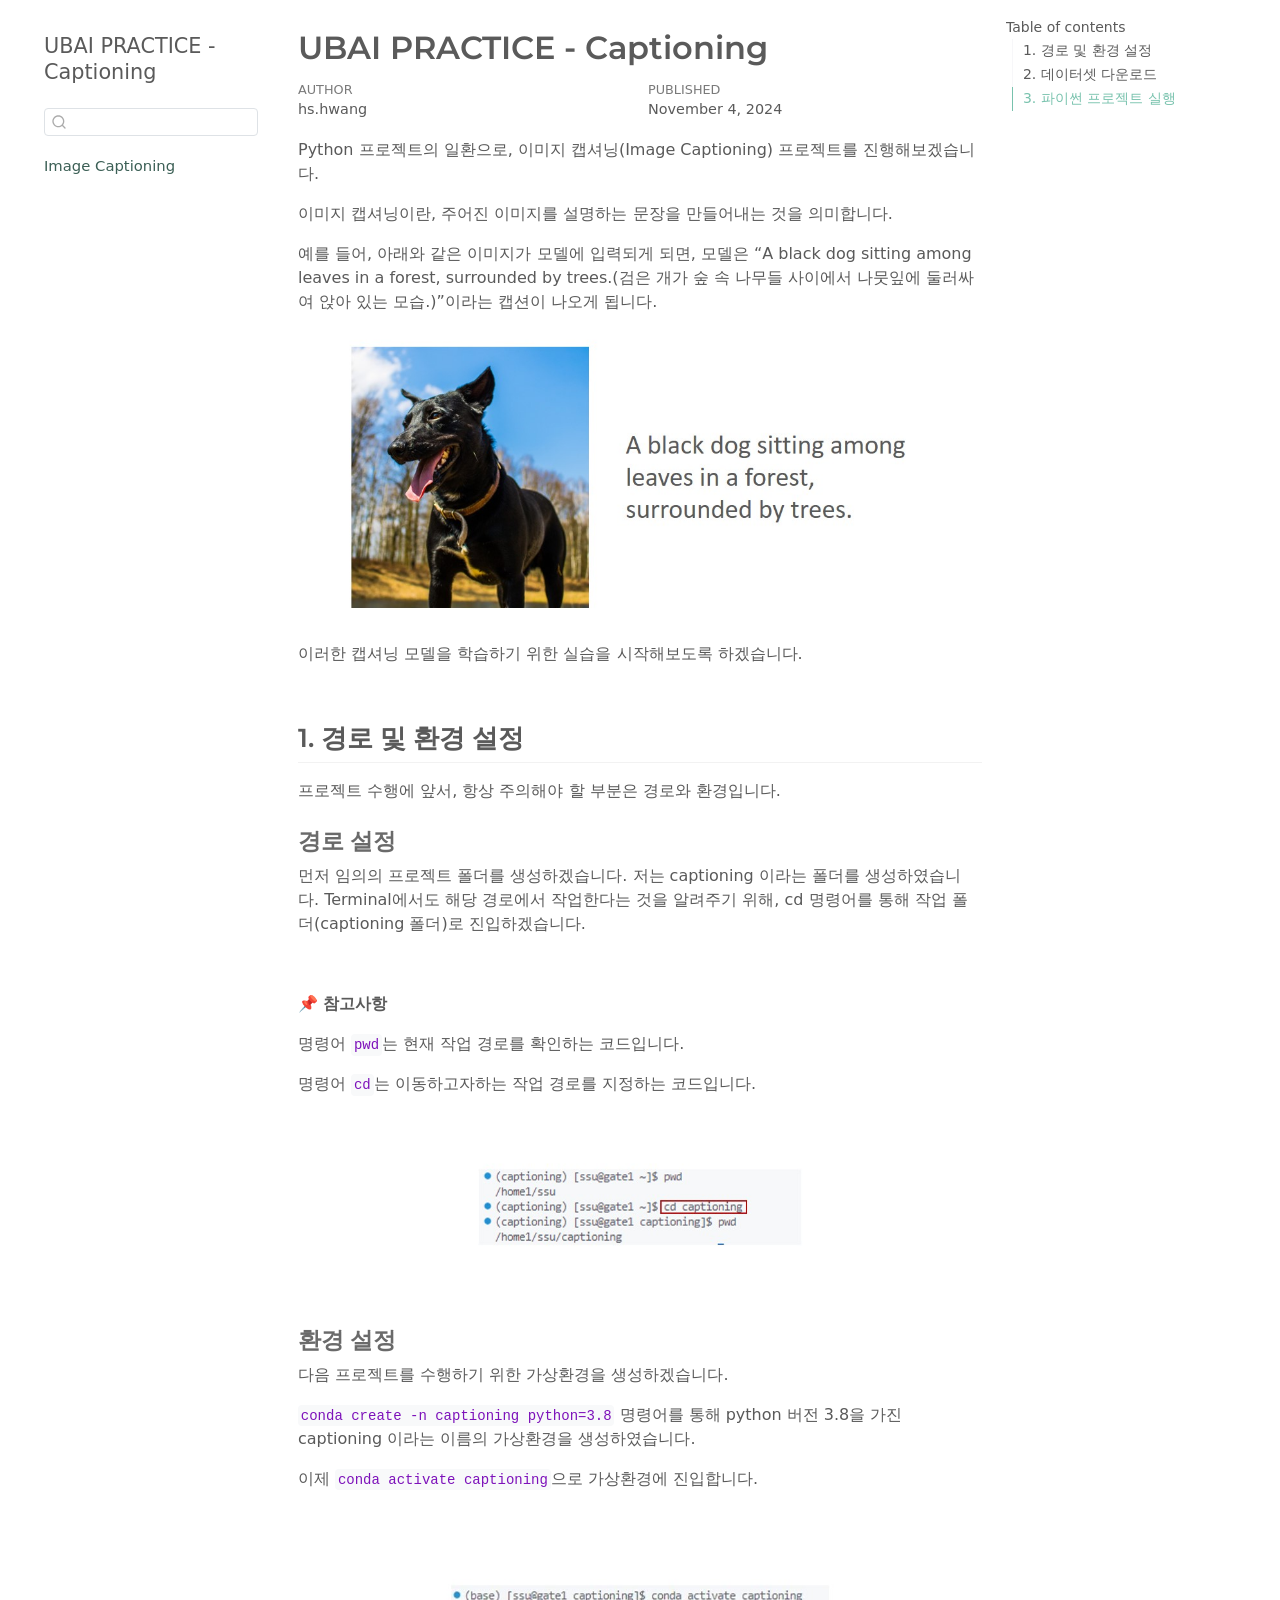
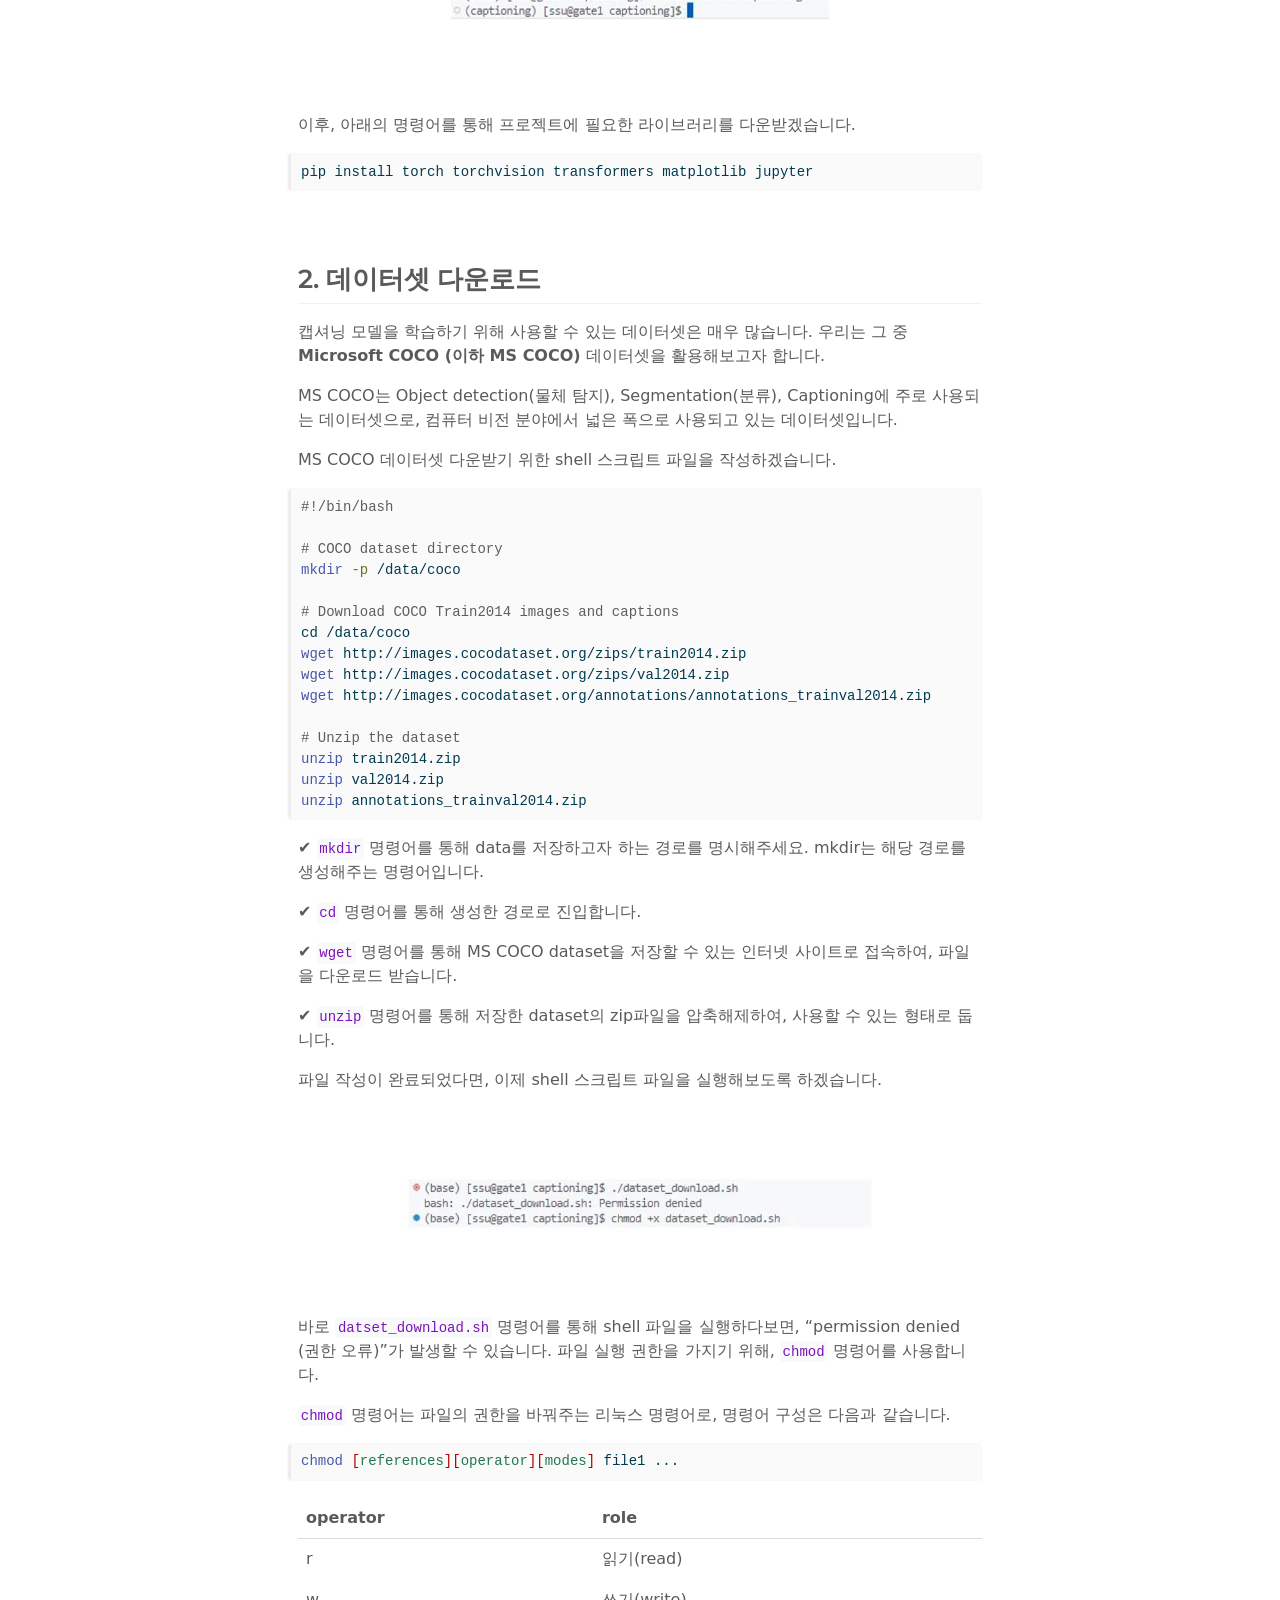
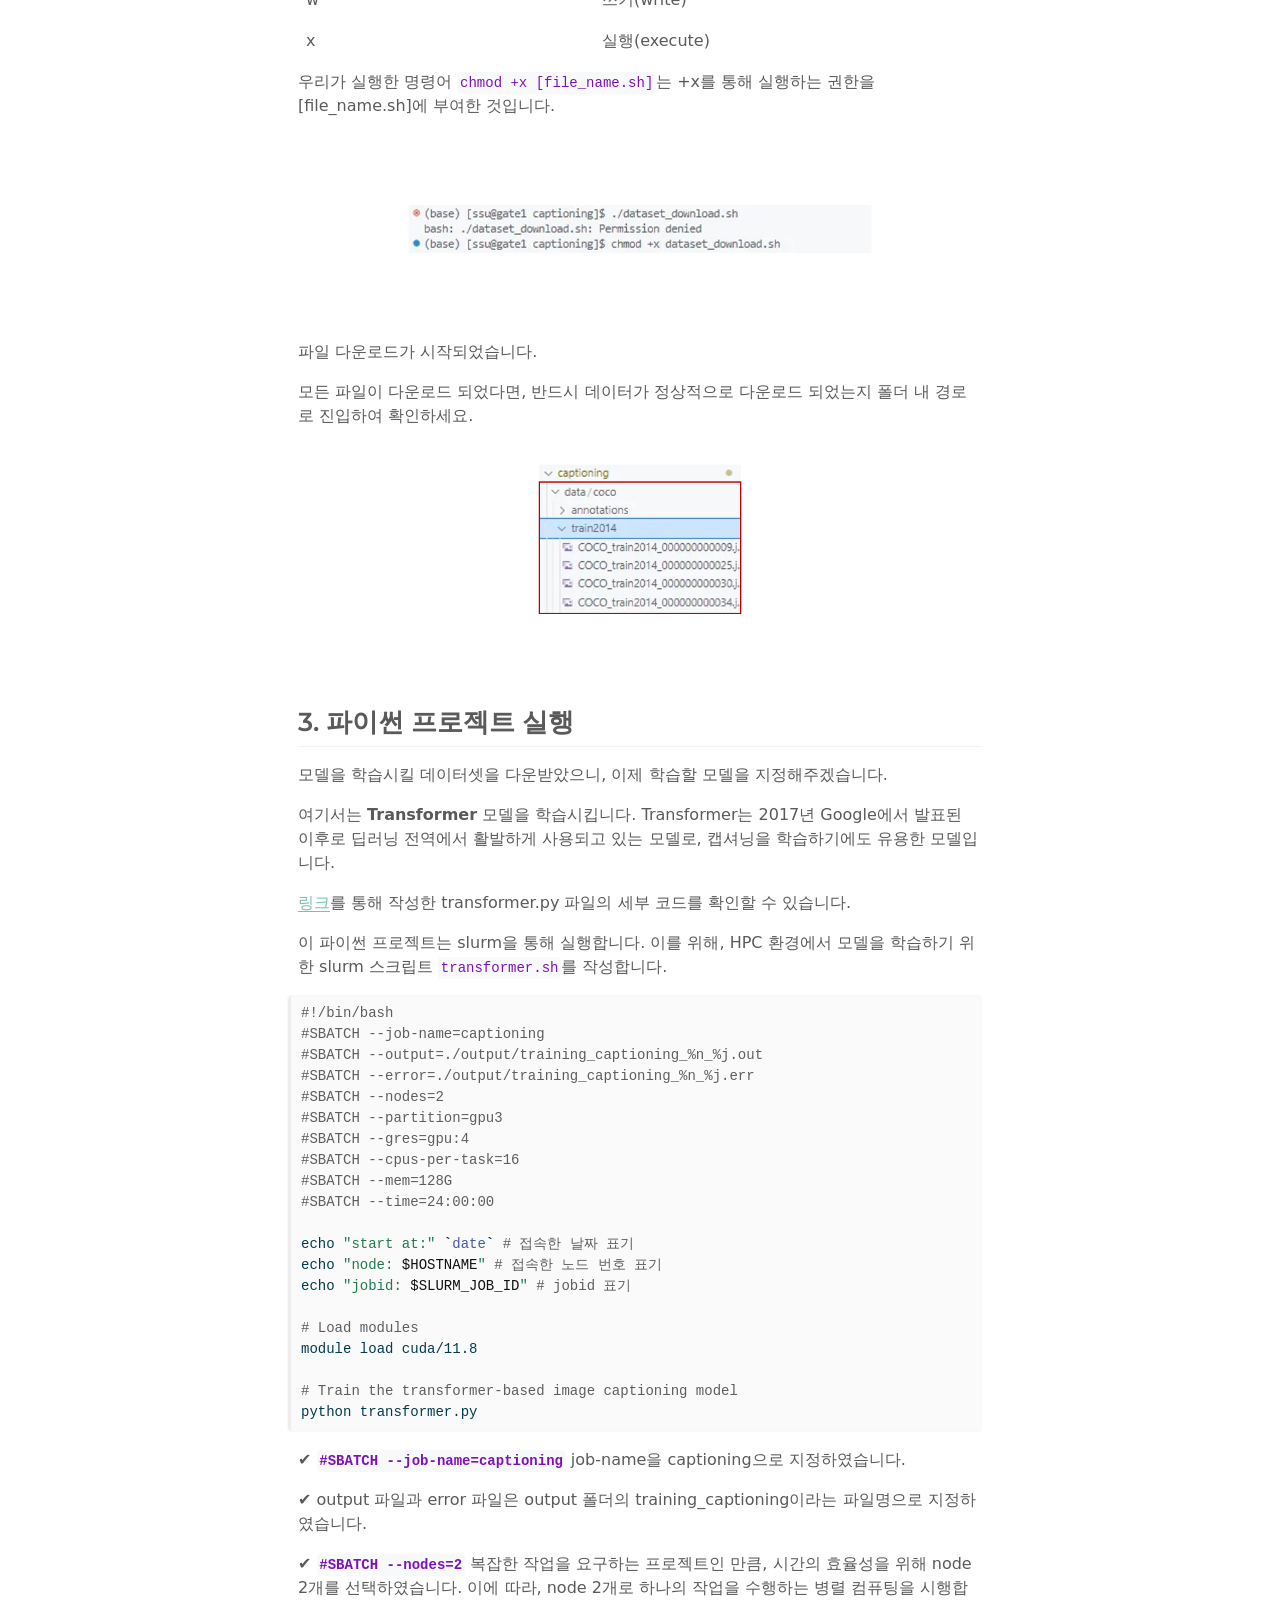
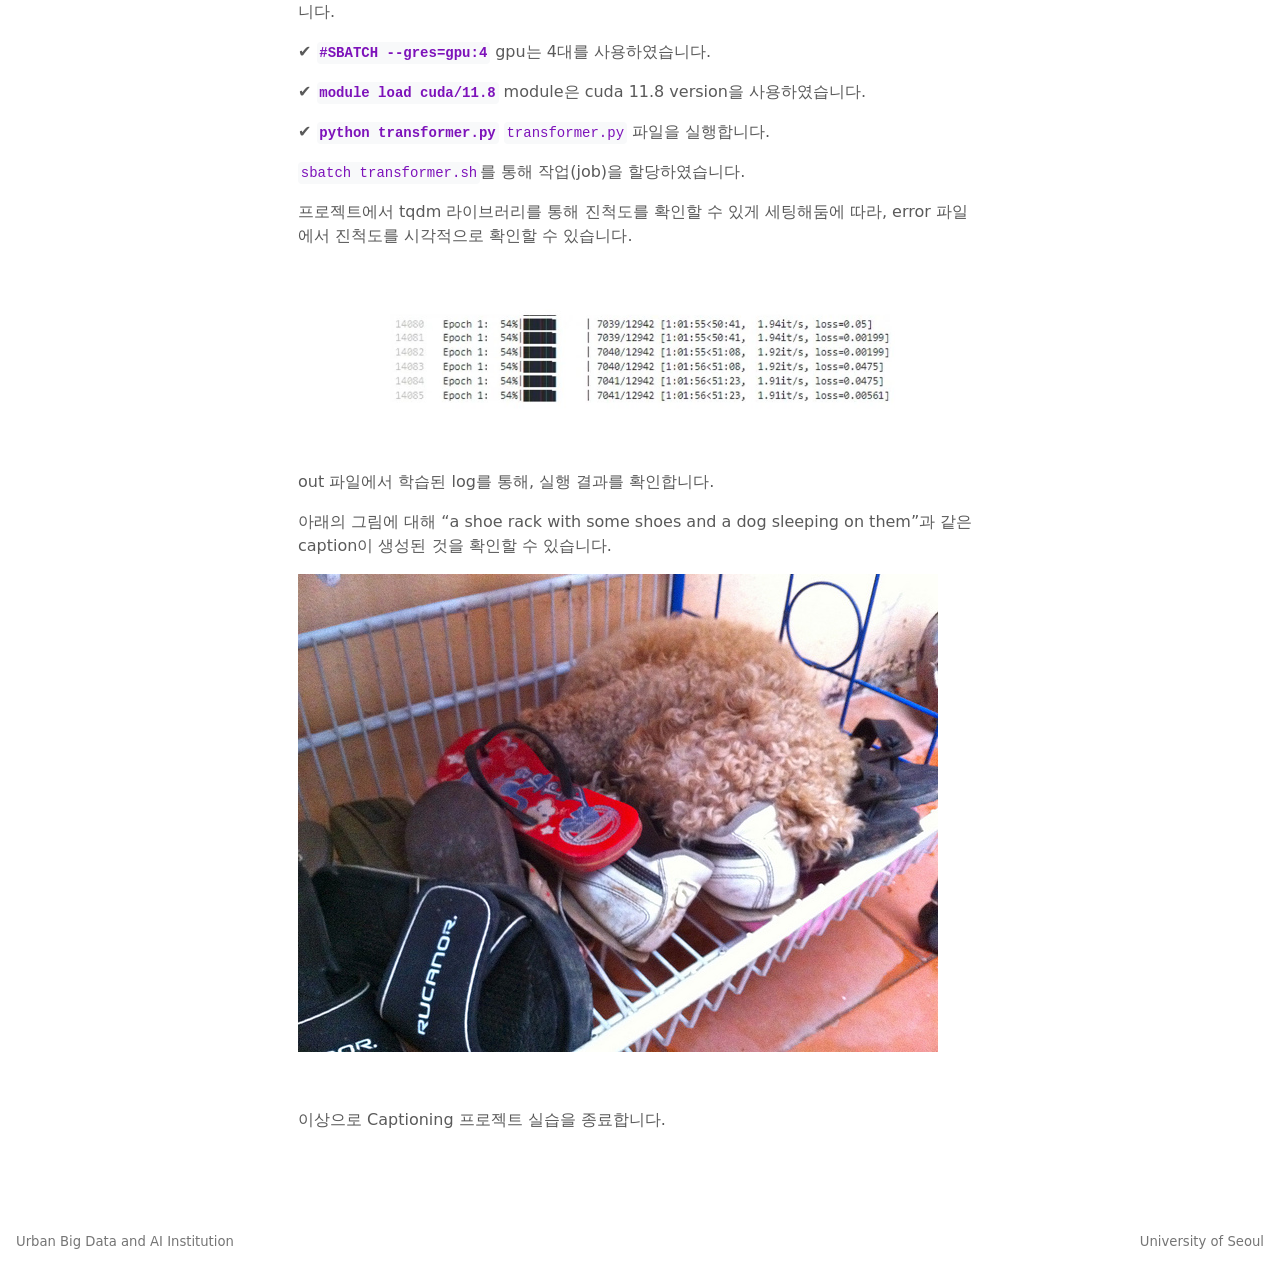
<file: _book/index.html>
<!DOCTYPE html>
<html xmlns="http://www.w3.org/1999/xhtml" lang="en" xml:lang="en"><head>

<meta charset="utf-8">
<meta name="generator" content="quarto-1.5.57">

<meta name="viewport" content="width=device-width, initial-scale=1.0, user-scalable=yes">

<meta name="author" content="hs.hwang">
<meta name="dcterms.date" content="2024-11-04">

<title>UBAI PRACTICE - Captioning</title>
<style>
code{white-space: pre-wrap;}
span.smallcaps{font-variant: small-caps;}
div.columns{display: flex; gap: min(4vw, 1.5em);}
div.column{flex: auto; overflow-x: auto;}
div.hanging-indent{margin-left: 1.5em; text-indent: -1.5em;}
ul.task-list{list-style: none;}
ul.task-list li input[type="checkbox"] {
  width: 0.8em;
  margin: 0 0.8em 0.2em -1em; /* quarto-specific, see https://github.com/quarto-dev/quarto-cli/issues/4556 */ 
  vertical-align: middle;
}
/* CSS for syntax highlighting */
pre > code.sourceCode { white-space: pre; position: relative; }
pre > code.sourceCode > span { line-height: 1.25; }
pre > code.sourceCode > span:empty { height: 1.2em; }
.sourceCode { overflow: visible; }
code.sourceCode > span { color: inherit; text-decoration: inherit; }
div.sourceCode { margin: 1em 0; }
pre.sourceCode { margin: 0; }
@media screen {
div.sourceCode { overflow: auto; }
}
@media print {
pre > code.sourceCode { white-space: pre-wrap; }
pre > code.sourceCode > span { display: inline-block; text-indent: -5em; padding-left: 5em; }
}
pre.numberSource code
  { counter-reset: source-line 0; }
pre.numberSource code > span
  { position: relative; left: -4em; counter-increment: source-line; }
pre.numberSource code > span > a:first-child::before
  { content: counter(source-line);
    position: relative; left: -1em; text-align: right; vertical-align: baseline;
    border: none; display: inline-block;
    -webkit-touch-callout: none; -webkit-user-select: none;
    -khtml-user-select: none; -moz-user-select: none;
    -ms-user-select: none; user-select: none;
    padding: 0 4px; width: 4em;
  }
pre.numberSource { margin-left: 3em;  padding-left: 4px; }
div.sourceCode
  {   }
@media screen {
pre > code.sourceCode > span > a:first-child::before { text-decoration: underline; }
}
</style>


<script src="site_libs/quarto-nav/quarto-nav.js"></script>
<script src="site_libs/quarto-nav/headroom.min.js"></script>
<script src="site_libs/clipboard/clipboard.min.js"></script>
<script src="site_libs/quarto-search/autocomplete.umd.js"></script>
<script src="site_libs/quarto-search/fuse.min.js"></script>
<script src="site_libs/quarto-search/quarto-search.js"></script>
<meta name="quarto:offset" content="./">
<script src="site_libs/quarto-html/quarto.js"></script>
<script src="site_libs/quarto-html/popper.min.js"></script>
<script src="site_libs/quarto-html/tippy.umd.min.js"></script>
<script src="site_libs/quarto-html/anchor.min.js"></script>
<link href="site_libs/quarto-html/tippy.css" rel="stylesheet">
<link href="site_libs/quarto-html/quarto-syntax-highlighting.css" rel="stylesheet" id="quarto-text-highlighting-styles">
<script src="site_libs/bootstrap/bootstrap.min.js"></script>
<link href="site_libs/bootstrap/bootstrap-icons.css" rel="stylesheet">
<link href="site_libs/bootstrap/bootstrap.min.css" rel="stylesheet" id="quarto-bootstrap" data-mode="light">
<script id="quarto-search-options" type="application/json">{
  "location": "sidebar",
  "copy-button": false,
  "collapse-after": 3,
  "panel-placement": "start",
  "type": "textbox",
  "limit": 50,
  "keyboard-shortcut": [
    "f",
    "/",
    "s"
  ],
  "show-item-context": false,
  "language": {
    "search-no-results-text": "No results",
    "search-matching-documents-text": "matching documents",
    "search-copy-link-title": "Copy link to search",
    "search-hide-matches-text": "Hide additional matches",
    "search-more-match-text": "more match in this document",
    "search-more-matches-text": "more matches in this document",
    "search-clear-button-title": "Clear",
    "search-text-placeholder": "",
    "search-detached-cancel-button-title": "Cancel",
    "search-submit-button-title": "Submit",
    "search-label": "Search"
  }
}</script>


</head>

<body class="nav-sidebar floating">

<div id="quarto-search-results"></div>
  <header id="quarto-header" class="headroom fixed-top">
  <nav class="quarto-secondary-nav">
    <div class="container-fluid d-flex">
      <button type="button" class="quarto-btn-toggle btn" data-bs-toggle="collapse" role="button" data-bs-target=".quarto-sidebar-collapse-item" aria-controls="quarto-sidebar" aria-expanded="false" aria-label="Toggle sidebar navigation" onclick="if (window.quartoToggleHeadroom) { window.quartoToggleHeadroom(); }">
        <i class="bi bi-layout-text-sidebar-reverse"></i>
      </button>
        <nav class="quarto-page-breadcrumbs" aria-label="breadcrumb"><ol class="breadcrumb"><li class="breadcrumb-item"><a href="./index.html"><span class="chapter-title">Image Captioning</span></a></li></ol></nav>
        <a class="flex-grow-1" role="navigation" data-bs-toggle="collapse" data-bs-target=".quarto-sidebar-collapse-item" aria-controls="quarto-sidebar" aria-expanded="false" aria-label="Toggle sidebar navigation" onclick="if (window.quartoToggleHeadroom) { window.quartoToggleHeadroom(); }">      
        </a>
      <button type="button" class="btn quarto-search-button" aria-label="Search" onclick="window.quartoOpenSearch();">
        <i class="bi bi-search"></i>
      </button>
    </div>
  </nav>
</header>
<!-- content -->
<div id="quarto-content" class="quarto-container page-columns page-rows-contents page-layout-article">
<!-- sidebar -->
  <nav id="quarto-sidebar" class="sidebar collapse collapse-horizontal quarto-sidebar-collapse-item sidebar-navigation floating overflow-auto">
    <div class="pt-lg-2 mt-2 text-left sidebar-header">
    <div class="sidebar-title mb-0 py-0">
      <a href="./">UBAI PRACTICE - Captioning</a> 
    </div>
      </div>
        <div class="mt-2 flex-shrink-0 align-items-center">
        <div class="sidebar-search">
        <div id="quarto-search" class="" title="Search"></div>
        </div>
        </div>
    <div class="sidebar-menu-container"> 
    <ul class="list-unstyled mt-1">
        <li class="sidebar-item">
  <div class="sidebar-item-container"> 
  <a href="./index.html" class="sidebar-item-text sidebar-link active"><span class="chapter-title">Image Captioning</span></a>
  </div>
</li>
    </ul>
    </div>
</nav>
<div id="quarto-sidebar-glass" class="quarto-sidebar-collapse-item" data-bs-toggle="collapse" data-bs-target=".quarto-sidebar-collapse-item"></div>
<!-- margin-sidebar -->
    <div id="quarto-margin-sidebar" class="sidebar margin-sidebar">
        <nav id="TOC" role="doc-toc" class="toc-active">
    <h2 id="toc-title">Table of contents</h2>
   
  <ul>
  <li><a href="#경로-및-환경-설정" id="toc-경로-및-환경-설정" class="nav-link active" data-scroll-target="#경로-및-환경-설정">1. 경로 및 환경 설정</a>
  <ul class="collapse">
  <li><a href="#경로-설정" id="toc-경로-설정" class="nav-link" data-scroll-target="#경로-설정">경로 설정</a></li>
  <li><a href="#환경-설정" id="toc-환경-설정" class="nav-link" data-scroll-target="#환경-설정">환경 설정</a></li>
  </ul></li>
  <li><a href="#데이터셋-다운로드" id="toc-데이터셋-다운로드" class="nav-link" data-scroll-target="#데이터셋-다운로드">2. 데이터셋 다운로드</a></li>
  <li><a href="#파이썬-프로젝트-실행" id="toc-파이썬-프로젝트-실행" class="nav-link" data-scroll-target="#파이썬-프로젝트-실행">3. 파이썬 프로젝트 실행</a></li>
  </ul>
</nav>
    </div>
<!-- main -->
<main class="content" id="quarto-document-content">

<header id="title-block-header" class="quarto-title-block default">
<div class="quarto-title">
<h1 class="title">UBAI PRACTICE - Captioning</h1>
</div>



<div class="quarto-title-meta">

    <div>
    <div class="quarto-title-meta-heading">Author</div>
    <div class="quarto-title-meta-contents">
             <p>hs.hwang </p>
          </div>
  </div>
    
    <div>
    <div class="quarto-title-meta-heading">Published</div>
    <div class="quarto-title-meta-contents">
      <p class="date">November 4, 2024</p>
    </div>
  </div>
  
    
  </div>
  


</header>


<p>Python 프로젝트의 일환으로, 이미지 캡셔닝(Image Captioning) 프로젝트를 진행해보겠습니다.</p>
<p>이미지 캡셔닝이란, 주어진 이미지를 설명하는 문장을 만들어내는 것을 의미합니다.</p>
<p>예를 들어, 아래와 같은 이미지가 모델에 입력되게 되면, 모델은 “A black dog sitting among leaves in a forest, surrounded by trees.(검은 개가 숲 속 나무들 사이에서 나뭇잎에 둘러싸여 앉아 있는 모습.)”이라는 캡션이 나오게 됩니다.</p>
<p><img src="./jpg/dog.jpg" class="img-fluid"></p>
<p>이러한 캡셔닝 모델을 학습하기 위한 실습을 시작해보도록 하겠습니다.</p>
<p><br></p>
<section id="경로-및-환경-설정" class="level2 unnumbered">
<h2 class="unnumbered anchored" data-anchor-id="경로-및-환경-설정">1. 경로 및 환경 설정</h2>
<p>프로젝트 수행에 앞서, 항상 주의해야 할 부분은 경로와 환경입니다.</p>
<section id="경로-설정" class="level3 unnumbered">
<h3 class="unnumbered anchored" data-anchor-id="경로-설정">경로 설정</h3>
<p>먼저 임의의 프로젝트 폴더를 생성하겠습니다. 저는 captioning 이라는 폴더를 생성하였습니다. Terminal에서도 해당 경로에서 작업한다는 것을 알려주기 위해, cd 명령어를 통해 작업 폴더(captioning 폴더)로 진입하겠습니다.</p>
<p><br></p>
<p>📌 <strong>참고사항</strong></p>
<p>명령어 <code>pwd</code>는 현재 작업 경로를 확인하는 코드입니다.</p>
<p>명령어 <code>cd</code>는 이동하고자하는 작업 경로를 지정하는 코드입니다.</p>
<p><img src="./jpg/cd.jpg" class="img-fluid"></p>
</section>
<section id="환경-설정" class="level3 unnumbered">
<h3 class="unnumbered anchored" data-anchor-id="환경-설정">환경 설정</h3>
<p>다음 프로젝트를 수행하기 위한 가상환경을 생성하겠습니다.</p>
<p><code>conda create -n captioning python=3.8</code> 명령어를 통해 python 버전 3.8을 가진 captioning 이라는 이름의 가상환경을 생성하였습니다.</p>
<p>이제 <code>conda activate captioning</code>으로 가상환경에 진입합니다.</p>
<p><img src="./jpg/env.jpg" class="img-fluid"></p>
<p>이후, 아래의 명령어를 통해 프로젝트에 필요한 라이브러리를 다운받겠습니다.</p>
<div class="cell">
<div class="sourceCode cell-code" id="cb1"><pre class="sourceCode bash code-with-copy"><code class="sourceCode bash"><span id="cb1-1"><a href="#cb1-1" aria-hidden="true" tabindex="-1"></a><span class="ex">pip</span> install torch torchvision transformers matplotlib jupyter</span></code><button title="Copy to Clipboard" class="code-copy-button"><i class="bi"></i></button></pre></div>
</div>
<p><br></p>
</section>
</section>
<section id="데이터셋-다운로드" class="level2 unnumbered">
<h2 class="unnumbered anchored" data-anchor-id="데이터셋-다운로드">2. 데이터셋 다운로드</h2>
<p>캡셔닝 모델을 학습하기 위해 사용할 수 있는 데이터셋은 매우 많습니다. 우리는 그 중 <strong>Microsoft COCO (이하 MS COCO)</strong> 데이터셋을 활용해보고자 합니다.</p>
<p>MS COCO는 Object detection(물체 탐지), Segmentation(분류), Captioning에 주로 사용되는 데이터셋으로, 컴퓨터 비전 분야에서 넓은 폭으로 사용되고 있는 데이터셋입니다.</p>
<p>MS COCO 데이터셋 다운받기 위한 shell 스크립트 파일을 작성하겠습니다.</p>
<div class="cell">
<div class="sourceCode cell-code" id="cb2"><pre class="sourceCode bash code-with-copy"><code class="sourceCode bash"><span id="cb2-1"><a href="#cb2-1" aria-hidden="true" tabindex="-1"></a><span class="co">#!/bin/bash</span></span>
<span id="cb2-2"><a href="#cb2-2" aria-hidden="true" tabindex="-1"></a></span>
<span id="cb2-3"><a href="#cb2-3" aria-hidden="true" tabindex="-1"></a><span class="co"># COCO dataset directory</span></span>
<span id="cb2-4"><a href="#cb2-4" aria-hidden="true" tabindex="-1"></a><span class="fu">mkdir</span> <span class="at">-p</span> /data/coco</span>
<span id="cb2-5"><a href="#cb2-5" aria-hidden="true" tabindex="-1"></a></span>
<span id="cb2-6"><a href="#cb2-6" aria-hidden="true" tabindex="-1"></a><span class="co"># Download COCO Train2014 images and captions</span></span>
<span id="cb2-7"><a href="#cb2-7" aria-hidden="true" tabindex="-1"></a><span class="bu">cd</span> /data/coco</span>
<span id="cb2-8"><a href="#cb2-8" aria-hidden="true" tabindex="-1"></a><span class="fu">wget</span> http://images.cocodataset.org/zips/train2014.zip</span>
<span id="cb2-9"><a href="#cb2-9" aria-hidden="true" tabindex="-1"></a><span class="fu">wget</span> http://images.cocodataset.org/zips/val2014.zip</span>
<span id="cb2-10"><a href="#cb2-10" aria-hidden="true" tabindex="-1"></a><span class="fu">wget</span> http://images.cocodataset.org/annotations/annotations_trainval2014.zip</span>
<span id="cb2-11"><a href="#cb2-11" aria-hidden="true" tabindex="-1"></a></span>
<span id="cb2-12"><a href="#cb2-12" aria-hidden="true" tabindex="-1"></a><span class="co"># Unzip the dataset</span></span>
<span id="cb2-13"><a href="#cb2-13" aria-hidden="true" tabindex="-1"></a><span class="fu">unzip</span> train2014.zip</span>
<span id="cb2-14"><a href="#cb2-14" aria-hidden="true" tabindex="-1"></a><span class="fu">unzip</span> val2014.zip</span>
<span id="cb2-15"><a href="#cb2-15" aria-hidden="true" tabindex="-1"></a><span class="fu">unzip</span> annotations_trainval2014.zip</span></code><button title="Copy to Clipboard" class="code-copy-button"><i class="bi"></i></button></pre></div>
</div>
<p>✔ <code>mkdir</code> 명령어를 통해 data를 저장하고자 하는 경로를 명시해주세요. mkdir는 해당 경로를 생성해주는 명령어입니다.</p>
<p>✔ <code>cd</code> 명령어를 통해 생성한 경로로 진입합니다.</p>
<p>✔ <code>wget</code> 명령어를 통해 MS COCO dataset을 저장할 수 있는 인터넷 사이트로 접속하여, 파일을 다운로드 받습니다.</p>
<p>✔ <code>unzip</code> 명령어를 통해 저장한 dataset의 zip파일을 압축해제하여, 사용할 수 있는 형태로 둡니다.</p>
<p>파일 작성이 완료되었다면, 이제 shell 스크립트 파일을 실행해보도록 하겠습니다.</p>
<p><img src="./jpg/shell_error.jpg" class="img-fluid"></p>
<p>바로 <code>datset_download.sh</code> 명령어를 통해 shell 파일을 실행하다보면, “permission denied (권한 오류)”가 발생할 수 있습니다. 파일 실행 권한을 가지기 위해, <code>chmod</code> 명령어를 사용합니다.</p>
<p><code>chmod</code> 명령어는 파일의 권한을 바꿔주는 리눅스 명령어로, 명령어 구성은 다음과 같습니다.</p>
<div class="cell">
<div class="sourceCode cell-code" id="cb3"><pre class="sourceCode bash code-with-copy"><code class="sourceCode bash"><span id="cb3-1"><a href="#cb3-1" aria-hidden="true" tabindex="-1"></a><span class="fu">chmod</span> <span class="pp">[</span><span class="ss">references</span><span class="pp">][</span><span class="ss">operator</span><span class="pp">][</span><span class="ss">modes</span><span class="pp">]</span> file1 ...</span></code><button title="Copy to Clipboard" class="code-copy-button"><i class="bi"></i></button></pre></div>
</div>
<table class="caption-top table">
<thead>
<tr class="header">
<th>operator</th>
<th>role</th>
</tr>
</thead>
<tbody>
<tr class="odd">
<td>r</td>
<td>읽기(read)</td>
</tr>
<tr class="even">
<td>w</td>
<td>쓰기(write)</td>
</tr>
<tr class="odd">
<td>x</td>
<td>실행(execute)</td>
</tr>
</tbody>
</table>
<p>우리가 실행한 명령어 <code>chmod +x [file_name.sh]</code>는 +x를 통해 실행하는 권한을 [file_name.sh]에 부여한 것입니다.</p>
<p><img src="./jpg/shell_error.jpg" class="img-fluid"></p>
<p>파일 다운로드가 시작되었습니다.</p>
<p>모든 파일이 다운로드 되었다면, 반드시 데이터가 정상적으로 다운로드 되었는지 폴더 내 경로로 진입하여 확인하세요.</p>
<p><img src="./jpg/coco_download.jpg" class="img-fluid"></p>
<p><br></p>
</section>
<section id="파이썬-프로젝트-실행" class="level2 unnumbered">
<h2 class="unnumbered anchored" data-anchor-id="파이썬-프로젝트-실행">3. 파이썬 프로젝트 실행</h2>
<p>모델을 학습시킬 데이터셋을 다운받았으니, 이제 학습할 모델을 지정해주겠습니다.</p>
<p>여기서는 <strong>Transformer</strong> 모델을 학습시킵니다. Transformer는 2017년 Google에서 발표된 이후로 딥러닝 전역에서 활발하게 사용되고 있는 모델로, 캡셔닝을 학습하기에도 유용한 모델입니다.</p>
<p><a href="https://github.com/uos-ubai/practice02_captioning/blob/main/image_captioning.ipynb">링크</a>를 통해 작성한 transformer.py 파일의 세부 코드를 확인할 수 있습니다.</p>
<p>이 파이썬 프로젝트는 slurm을 통해 실행합니다. 이를 위해, HPC 환경에서 모델을 학습하기 위한 slurm 스크립트 <code>transformer.sh</code>를 작성합니다.</p>
<div class="cell">
<div class="sourceCode cell-code" id="cb4"><pre class="sourceCode bash code-with-copy"><code class="sourceCode bash"><span id="cb4-1"><a href="#cb4-1" aria-hidden="true" tabindex="-1"></a><span class="co">#!/bin/bash</span></span>
<span id="cb4-2"><a href="#cb4-2" aria-hidden="true" tabindex="-1"></a><span class="co">#SBATCH --job-name=captioning</span></span>
<span id="cb4-3"><a href="#cb4-3" aria-hidden="true" tabindex="-1"></a><span class="co">#SBATCH --output=./output/training_captioning_%n_%j.out</span></span>
<span id="cb4-4"><a href="#cb4-4" aria-hidden="true" tabindex="-1"></a><span class="co">#SBATCH --error=./output/training_captioning_%n_%j.err</span></span>
<span id="cb4-5"><a href="#cb4-5" aria-hidden="true" tabindex="-1"></a><span class="co">#SBATCH --nodes=2</span></span>
<span id="cb4-6"><a href="#cb4-6" aria-hidden="true" tabindex="-1"></a><span class="co">#SBATCH --partition=gpu3</span></span>
<span id="cb4-7"><a href="#cb4-7" aria-hidden="true" tabindex="-1"></a><span class="co">#SBATCH --gres=gpu:4</span></span>
<span id="cb4-8"><a href="#cb4-8" aria-hidden="true" tabindex="-1"></a><span class="co">#SBATCH --cpus-per-task=16</span></span>
<span id="cb4-9"><a href="#cb4-9" aria-hidden="true" tabindex="-1"></a><span class="co">#SBATCH --mem=128G</span></span>
<span id="cb4-10"><a href="#cb4-10" aria-hidden="true" tabindex="-1"></a><span class="co">#SBATCH --time=24:00:00</span></span>
<span id="cb4-11"><a href="#cb4-11" aria-hidden="true" tabindex="-1"></a></span>
<span id="cb4-12"><a href="#cb4-12" aria-hidden="true" tabindex="-1"></a><span class="bu">echo</span> <span class="st">"start at:"</span> <span class="kw">`</span><span class="fu">date</span><span class="kw">`</span> <span class="co"># 접속한 날짜 표기</span></span>
<span id="cb4-13"><a href="#cb4-13" aria-hidden="true" tabindex="-1"></a><span class="bu">echo</span> <span class="st">"node: </span><span class="va">$HOSTNAME</span><span class="st">"</span> <span class="co"># 접속한 노드 번호 표기</span></span>
<span id="cb4-14"><a href="#cb4-14" aria-hidden="true" tabindex="-1"></a><span class="bu">echo</span> <span class="st">"jobid: </span><span class="va">$SLURM_JOB_ID</span><span class="st">"</span> <span class="co"># jobid 표기</span></span>
<span id="cb4-15"><a href="#cb4-15" aria-hidden="true" tabindex="-1"></a></span>
<span id="cb4-16"><a href="#cb4-16" aria-hidden="true" tabindex="-1"></a><span class="co"># Load modules</span></span>
<span id="cb4-17"><a href="#cb4-17" aria-hidden="true" tabindex="-1"></a><span class="ex">module</span> load cuda/11.8</span>
<span id="cb4-18"><a href="#cb4-18" aria-hidden="true" tabindex="-1"></a></span>
<span id="cb4-19"><a href="#cb4-19" aria-hidden="true" tabindex="-1"></a><span class="co"># Train the transformer-based image captioning model</span></span>
<span id="cb4-20"><a href="#cb4-20" aria-hidden="true" tabindex="-1"></a><span class="ex">python</span> transformer.py</span></code><button title="Copy to Clipboard" class="code-copy-button"><i class="bi"></i></button></pre></div>
</div>
<p>✔ <strong><code>#SBATCH --job-name=captioning</code></strong> job-name을 captioning으로 지정하였습니다.</p>
<p>✔ output 파일과 error 파일은 output 폴더의 training_captioning이라는 파일명으로 지정하였습니다.</p>
<p>✔ <strong><code>#SBATCH --nodes=2</code></strong> 복잡한 작업을 요구하는 프로젝트인 만큼, 시간의 효율성을 위해 node 2개를 선택하였습니다. 이에 따라, node 2개로 하나의 작업을 수행하는 병렬 컴퓨팅을 시행합니다.</p>
<p>✔ <strong><code>#SBATCH --gres=gpu:4</code></strong> gpu는 4대를 사용하였습니다.</p>
<p>✔ <strong><code>module load cuda/11.8</code></strong> module은 cuda 11.8 version을 사용하였습니다.</p>
<p>✔ <strong><code>python transformer.py</code></strong> <code>transformer.py</code> 파일을 실행합니다.</p>
<p><code>sbatch transformer.sh</code>를 통해 작업(job)을 할당하였습니다.</p>
<p>프로젝트에서 tqdm 라이브러리를 통해 진척도를 확인할 수 있게 세팅해둠에 따라, error 파일에서 진척도를 시각적으로 확인할 수 있습니다.</p>
<p><img src="./jpg/epoch.jpg" class="img-fluid"></p>
<p>out 파일에서 학습된 log를 통해, 실행 결과를 확인합니다.</p>
<p>아래의 그림에 대해 “a shoe rack with some shoes and a dog sleeping on them”과 같은 caption이 생성된 것을 확인할 수 있습니다.</p>
<p><img src="./jpg/COCO_val2014_000000000042.jpg" class="img-fluid"></p>
<p><br></p>
<p>이상으로 Captioning 프로젝트 실습을 종료합니다.</p>


</section>

</main> <!-- /main -->
<script id="quarto-html-after-body" type="application/javascript">
window.document.addEventListener("DOMContentLoaded", function (event) {
  const toggleBodyColorMode = (bsSheetEl) => {
    const mode = bsSheetEl.getAttribute("data-mode");
    const bodyEl = window.document.querySelector("body");
    if (mode === "dark") {
      bodyEl.classList.add("quarto-dark");
      bodyEl.classList.remove("quarto-light");
    } else {
      bodyEl.classList.add("quarto-light");
      bodyEl.classList.remove("quarto-dark");
    }
  }
  const toggleBodyColorPrimary = () => {
    const bsSheetEl = window.document.querySelector("link#quarto-bootstrap");
    if (bsSheetEl) {
      toggleBodyColorMode(bsSheetEl);
    }
  }
  toggleBodyColorPrimary();  
  const icon = "";
  const anchorJS = new window.AnchorJS();
  anchorJS.options = {
    placement: 'right',
    icon: icon
  };
  anchorJS.add('.anchored');
  const isCodeAnnotation = (el) => {
    for (const clz of el.classList) {
      if (clz.startsWith('code-annotation-')) {                     
        return true;
      }
    }
    return false;
  }
  const onCopySuccess = function(e) {
    // button target
    const button = e.trigger;
    // don't keep focus
    button.blur();
    // flash "checked"
    button.classList.add('code-copy-button-checked');
    var currentTitle = button.getAttribute("title");
    button.setAttribute("title", "Copied!");
    let tooltip;
    if (window.bootstrap) {
      button.setAttribute("data-bs-toggle", "tooltip");
      button.setAttribute("data-bs-placement", "left");
      button.setAttribute("data-bs-title", "Copied!");
      tooltip = new bootstrap.Tooltip(button, 
        { trigger: "manual", 
          customClass: "code-copy-button-tooltip",
          offset: [0, -8]});
      tooltip.show();    
    }
    setTimeout(function() {
      if (tooltip) {
        tooltip.hide();
        button.removeAttribute("data-bs-title");
        button.removeAttribute("data-bs-toggle");
        button.removeAttribute("data-bs-placement");
      }
      button.setAttribute("title", currentTitle);
      button.classList.remove('code-copy-button-checked');
    }, 1000);
    // clear code selection
    e.clearSelection();
  }
  const getTextToCopy = function(trigger) {
      const codeEl = trigger.previousElementSibling.cloneNode(true);
      for (const childEl of codeEl.children) {
        if (isCodeAnnotation(childEl)) {
          childEl.remove();
        }
      }
      return codeEl.innerText;
  }
  const clipboard = new window.ClipboardJS('.code-copy-button:not([data-in-quarto-modal])', {
    text: getTextToCopy
  });
  clipboard.on('success', onCopySuccess);
  if (window.document.getElementById('quarto-embedded-source-code-modal')) {
    // For code content inside modals, clipBoardJS needs to be initialized with a container option
    // TODO: Check when it could be a function (https://github.com/zenorocha/clipboard.js/issues/860)
    const clipboardModal = new window.ClipboardJS('.code-copy-button[data-in-quarto-modal]', {
      text: getTextToCopy,
      container: window.document.getElementById('quarto-embedded-source-code-modal')
    });
    clipboardModal.on('success', onCopySuccess);
  }
    var localhostRegex = new RegExp(/^(?:http|https):\/\/localhost\:?[0-9]*\//);
    var mailtoRegex = new RegExp(/^mailto:/);
      var filterRegex = new RegExp('/' + window.location.host + '/');
    var isInternal = (href) => {
        return filterRegex.test(href) || localhostRegex.test(href) || mailtoRegex.test(href);
    }
    // Inspect non-navigation links and adorn them if external
 	var links = window.document.querySelectorAll('a[href]:not(.nav-link):not(.navbar-brand):not(.toc-action):not(.sidebar-link):not(.sidebar-item-toggle):not(.pagination-link):not(.no-external):not([aria-hidden]):not(.dropdown-item):not(.quarto-navigation-tool):not(.about-link)');
    for (var i=0; i<links.length; i++) {
      const link = links[i];
      if (!isInternal(link.href)) {
        // undo the damage that might have been done by quarto-nav.js in the case of
        // links that we want to consider external
        if (link.dataset.originalHref !== undefined) {
          link.href = link.dataset.originalHref;
        }
      }
    }
  function tippyHover(el, contentFn, onTriggerFn, onUntriggerFn) {
    const config = {
      allowHTML: true,
      maxWidth: 500,
      delay: 100,
      arrow: false,
      appendTo: function(el) {
          return el.parentElement;
      },
      interactive: true,
      interactiveBorder: 10,
      theme: 'quarto',
      placement: 'bottom-start',
    };
    if (contentFn) {
      config.content = contentFn;
    }
    if (onTriggerFn) {
      config.onTrigger = onTriggerFn;
    }
    if (onUntriggerFn) {
      config.onUntrigger = onUntriggerFn;
    }
    window.tippy(el, config); 
  }
  const noterefs = window.document.querySelectorAll('a[role="doc-noteref"]');
  for (var i=0; i<noterefs.length; i++) {
    const ref = noterefs[i];
    tippyHover(ref, function() {
      // use id or data attribute instead here
      let href = ref.getAttribute('data-footnote-href') || ref.getAttribute('href');
      try { href = new URL(href).hash; } catch {}
      const id = href.replace(/^#\/?/, "");
      const note = window.document.getElementById(id);
      if (note) {
        return note.innerHTML;
      } else {
        return "";
      }
    });
  }
  const xrefs = window.document.querySelectorAll('a.quarto-xref');
  const processXRef = (id, note) => {
    // Strip column container classes
    const stripColumnClz = (el) => {
      el.classList.remove("page-full", "page-columns");
      if (el.children) {
        for (const child of el.children) {
          stripColumnClz(child);
        }
      }
    }
    stripColumnClz(note)
    if (id === null || id.startsWith('sec-')) {
      // Special case sections, only their first couple elements
      const container = document.createElement("div");
      if (note.children && note.children.length > 2) {
        container.appendChild(note.children[0].cloneNode(true));
        for (let i = 1; i < note.children.length; i++) {
          const child = note.children[i];
          if (child.tagName === "P" && child.innerText === "") {
            continue;
          } else {
            container.appendChild(child.cloneNode(true));
            break;
          }
        }
        if (window.Quarto?.typesetMath) {
          window.Quarto.typesetMath(container);
        }
        return container.innerHTML
      } else {
        if (window.Quarto?.typesetMath) {
          window.Quarto.typesetMath(note);
        }
        return note.innerHTML;
      }
    } else {
      // Remove any anchor links if they are present
      const anchorLink = note.querySelector('a.anchorjs-link');
      if (anchorLink) {
        anchorLink.remove();
      }
      if (window.Quarto?.typesetMath) {
        window.Quarto.typesetMath(note);
      }
      // TODO in 1.5, we should make sure this works without a callout special case
      if (note.classList.contains("callout")) {
        return note.outerHTML;
      } else {
        return note.innerHTML;
      }
    }
  }
  for (var i=0; i<xrefs.length; i++) {
    const xref = xrefs[i];
    tippyHover(xref, undefined, function(instance) {
      instance.disable();
      let url = xref.getAttribute('href');
      let hash = undefined; 
      if (url.startsWith('#')) {
        hash = url;
      } else {
        try { hash = new URL(url).hash; } catch {}
      }
      if (hash) {
        const id = hash.replace(/^#\/?/, "");
        const note = window.document.getElementById(id);
        if (note !== null) {
          try {
            const html = processXRef(id, note.cloneNode(true));
            instance.setContent(html);
          } finally {
            instance.enable();
            instance.show();
          }
        } else {
          // See if we can fetch this
          fetch(url.split('#')[0])
          .then(res => res.text())
          .then(html => {
            const parser = new DOMParser();
            const htmlDoc = parser.parseFromString(html, "text/html");
            const note = htmlDoc.getElementById(id);
            if (note !== null) {
              const html = processXRef(id, note);
              instance.setContent(html);
            } 
          }).finally(() => {
            instance.enable();
            instance.show();
          });
        }
      } else {
        // See if we can fetch a full url (with no hash to target)
        // This is a special case and we should probably do some content thinning / targeting
        fetch(url)
        .then(res => res.text())
        .then(html => {
          const parser = new DOMParser();
          const htmlDoc = parser.parseFromString(html, "text/html");
          const note = htmlDoc.querySelector('main.content');
          if (note !== null) {
            // This should only happen for chapter cross references
            // (since there is no id in the URL)
            // remove the first header
            if (note.children.length > 0 && note.children[0].tagName === "HEADER") {
              note.children[0].remove();
            }
            const html = processXRef(null, note);
            instance.setContent(html);
          } 
        }).finally(() => {
          instance.enable();
          instance.show();
        });
      }
    }, function(instance) {
    });
  }
      let selectedAnnoteEl;
      const selectorForAnnotation = ( cell, annotation) => {
        let cellAttr = 'data-code-cell="' + cell + '"';
        let lineAttr = 'data-code-annotation="' +  annotation + '"';
        const selector = 'span[' + cellAttr + '][' + lineAttr + ']';
        return selector;
      }
      const selectCodeLines = (annoteEl) => {
        const doc = window.document;
        const targetCell = annoteEl.getAttribute("data-target-cell");
        const targetAnnotation = annoteEl.getAttribute("data-target-annotation");
        const annoteSpan = window.document.querySelector(selectorForAnnotation(targetCell, targetAnnotation));
        const lines = annoteSpan.getAttribute("data-code-lines").split(",");
        const lineIds = lines.map((line) => {
          return targetCell + "-" + line;
        })
        let top = null;
        let height = null;
        let parent = null;
        if (lineIds.length > 0) {
            //compute the position of the single el (top and bottom and make a div)
            const el = window.document.getElementById(lineIds[0]);
            top = el.offsetTop;
            height = el.offsetHeight;
            parent = el.parentElement.parentElement;
          if (lineIds.length > 1) {
            const lastEl = window.document.getElementById(lineIds[lineIds.length - 1]);
            const bottom = lastEl.offsetTop + lastEl.offsetHeight;
            height = bottom - top;
          }
          if (top !== null && height !== null && parent !== null) {
            // cook up a div (if necessary) and position it 
            let div = window.document.getElementById("code-annotation-line-highlight");
            if (div === null) {
              div = window.document.createElement("div");
              div.setAttribute("id", "code-annotation-line-highlight");
              div.style.position = 'absolute';
              parent.appendChild(div);
            }
            div.style.top = top - 2 + "px";
            div.style.height = height + 4 + "px";
            div.style.left = 0;
            let gutterDiv = window.document.getElementById("code-annotation-line-highlight-gutter");
            if (gutterDiv === null) {
              gutterDiv = window.document.createElement("div");
              gutterDiv.setAttribute("id", "code-annotation-line-highlight-gutter");
              gutterDiv.style.position = 'absolute';
              const codeCell = window.document.getElementById(targetCell);
              const gutter = codeCell.querySelector('.code-annotation-gutter');
              gutter.appendChild(gutterDiv);
            }
            gutterDiv.style.top = top - 2 + "px";
            gutterDiv.style.height = height + 4 + "px";
          }
          selectedAnnoteEl = annoteEl;
        }
      };
      const unselectCodeLines = () => {
        const elementsIds = ["code-annotation-line-highlight", "code-annotation-line-highlight-gutter"];
        elementsIds.forEach((elId) => {
          const div = window.document.getElementById(elId);
          if (div) {
            div.remove();
          }
        });
        selectedAnnoteEl = undefined;
      };
        // Handle positioning of the toggle
    window.addEventListener(
      "resize",
      throttle(() => {
        elRect = undefined;
        if (selectedAnnoteEl) {
          selectCodeLines(selectedAnnoteEl);
        }
      }, 10)
    );
    function throttle(fn, ms) {
    let throttle = false;
    let timer;
      return (...args) => {
        if(!throttle) { // first call gets through
            fn.apply(this, args);
            throttle = true;
        } else { // all the others get throttled
            if(timer) clearTimeout(timer); // cancel #2
            timer = setTimeout(() => {
              fn.apply(this, args);
              timer = throttle = false;
            }, ms);
        }
      };
    }
      // Attach click handler to the DT
      const annoteDls = window.document.querySelectorAll('dt[data-target-cell]');
      for (const annoteDlNode of annoteDls) {
        annoteDlNode.addEventListener('click', (event) => {
          const clickedEl = event.target;
          if (clickedEl !== selectedAnnoteEl) {
            unselectCodeLines();
            const activeEl = window.document.querySelector('dt[data-target-cell].code-annotation-active');
            if (activeEl) {
              activeEl.classList.remove('code-annotation-active');
            }
            selectCodeLines(clickedEl);
            clickedEl.classList.add('code-annotation-active');
          } else {
            // Unselect the line
            unselectCodeLines();
            clickedEl.classList.remove('code-annotation-active');
          }
        });
      }
  const findCites = (el) => {
    const parentEl = el.parentElement;
    if (parentEl) {
      const cites = parentEl.dataset.cites;
      if (cites) {
        return {
          el,
          cites: cites.split(' ')
        };
      } else {
        return findCites(el.parentElement)
      }
    } else {
      return undefined;
    }
  };
  var bibliorefs = window.document.querySelectorAll('a[role="doc-biblioref"]');
  for (var i=0; i<bibliorefs.length; i++) {
    const ref = bibliorefs[i];
    const citeInfo = findCites(ref);
    if (citeInfo) {
      tippyHover(citeInfo.el, function() {
        var popup = window.document.createElement('div');
        citeInfo.cites.forEach(function(cite) {
          var citeDiv = window.document.createElement('div');
          citeDiv.classList.add('hanging-indent');
          citeDiv.classList.add('csl-entry');
          var biblioDiv = window.document.getElementById('ref-' + cite);
          if (biblioDiv) {
            citeDiv.innerHTML = biblioDiv.innerHTML;
          }
          popup.appendChild(citeDiv);
        });
        return popup.innerHTML;
      });
    }
  }
});
</script>
</div> <!-- /content -->
<footer class="footer">
  <div class="nav-footer">
    <div class="nav-footer-left">
<p>Urban Big Data and AI Institution</p>
</div>   
    <div class="nav-footer-center">
      &nbsp;
    </div>
    <div class="nav-footer-right">
<p>University of Seoul</p>
</div>
  </div>
</footer>




</body></html>
</file>
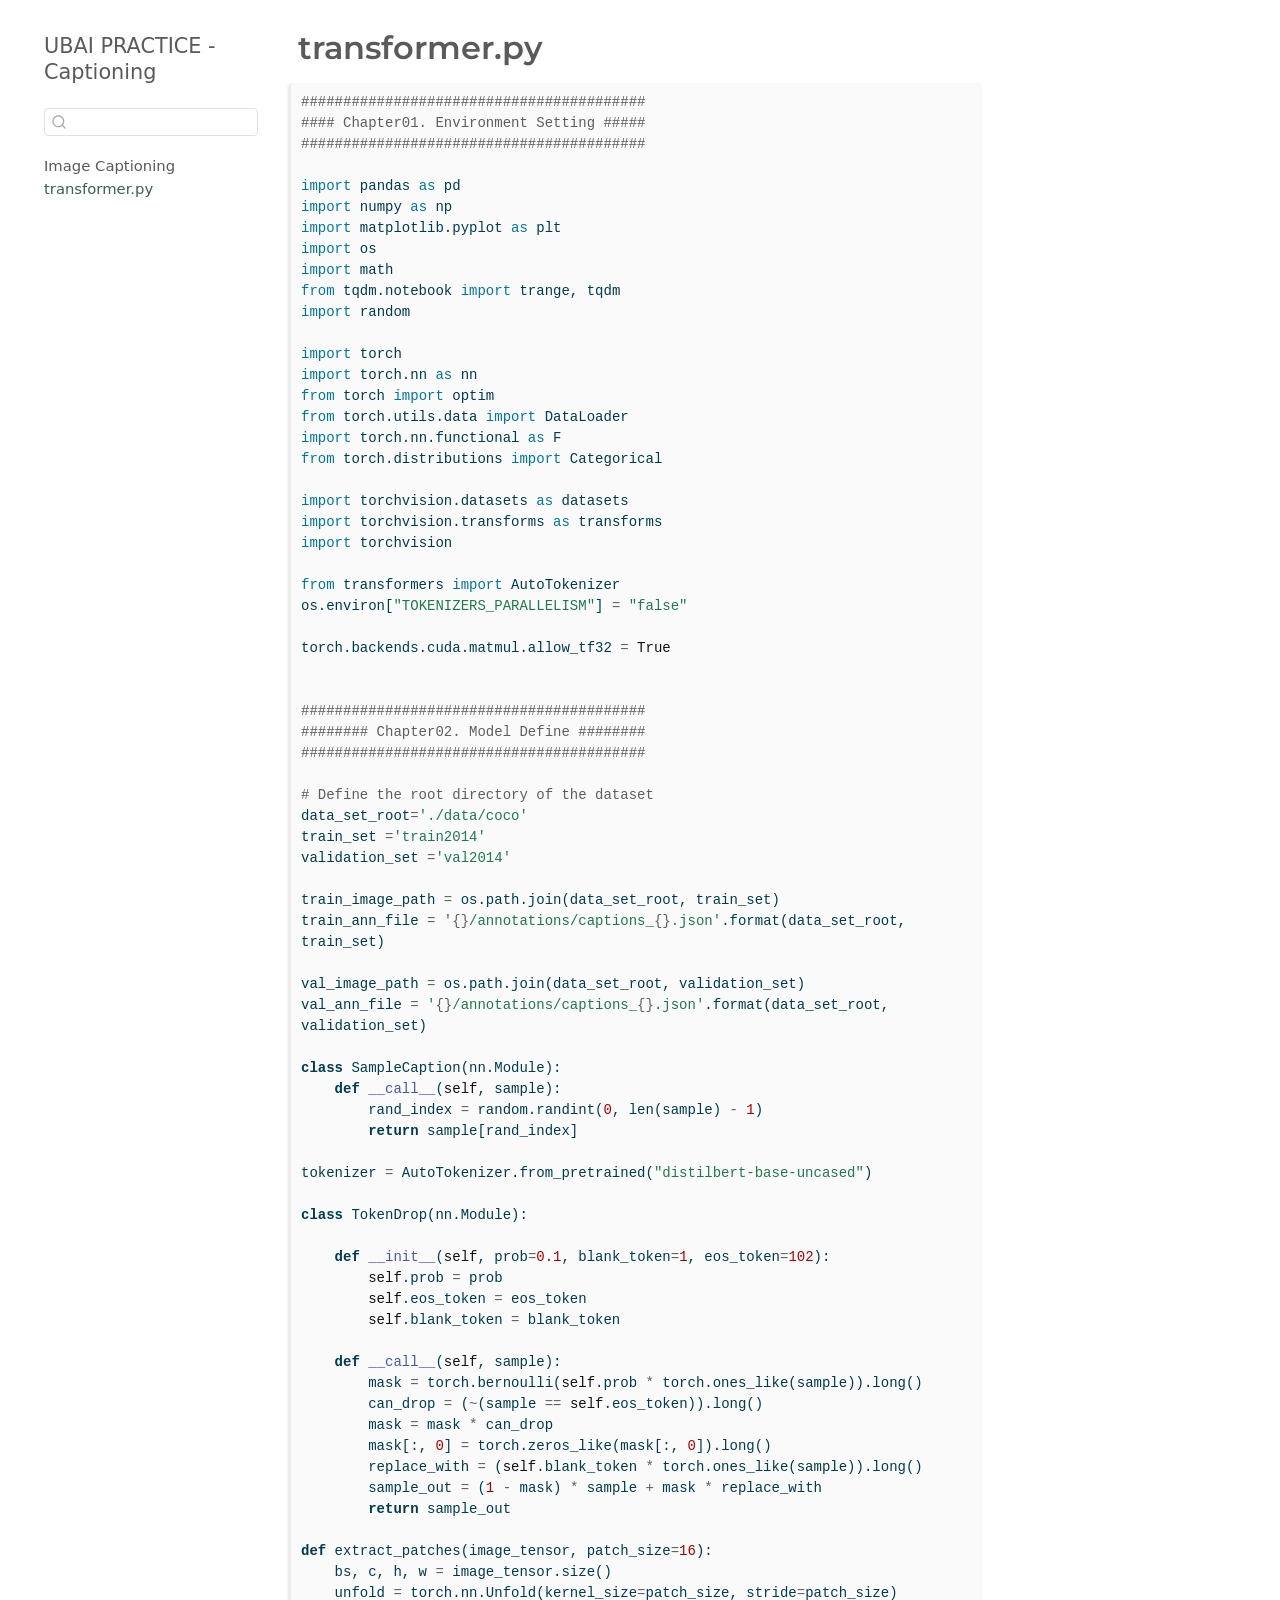
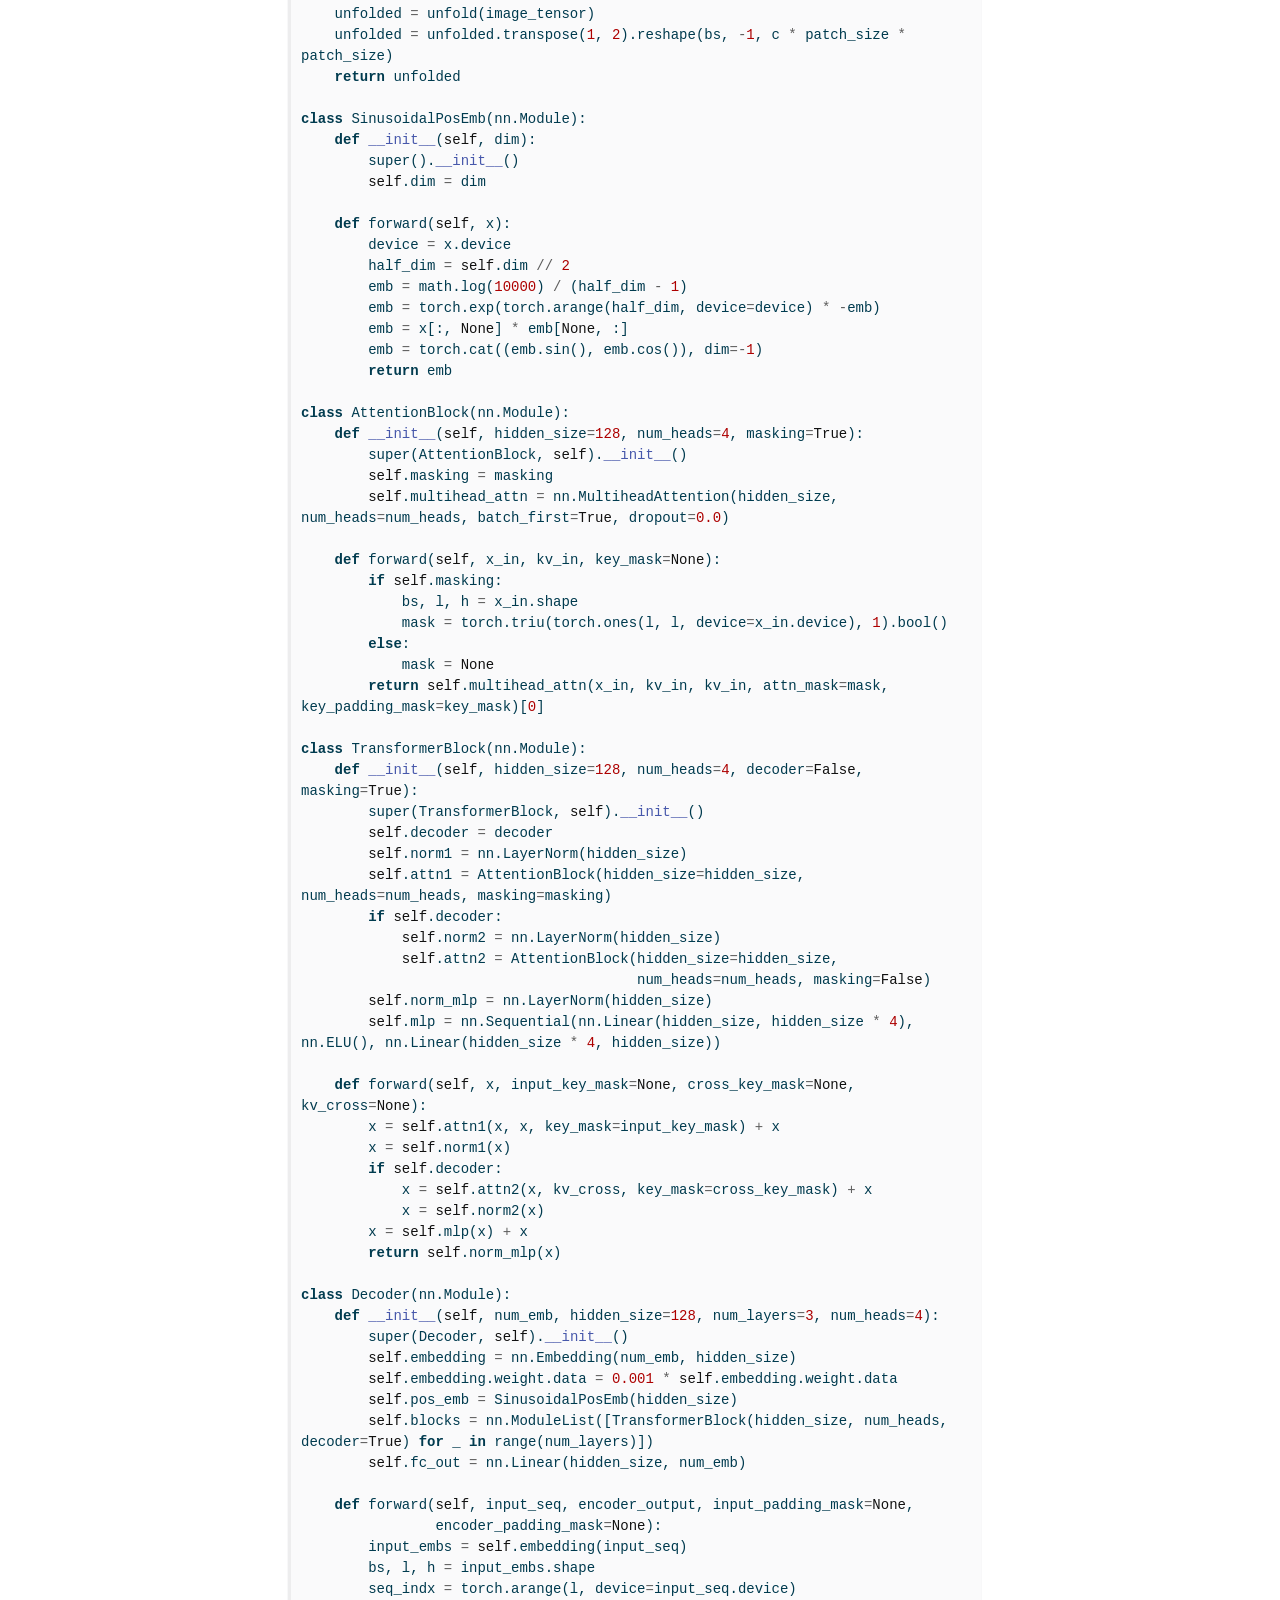
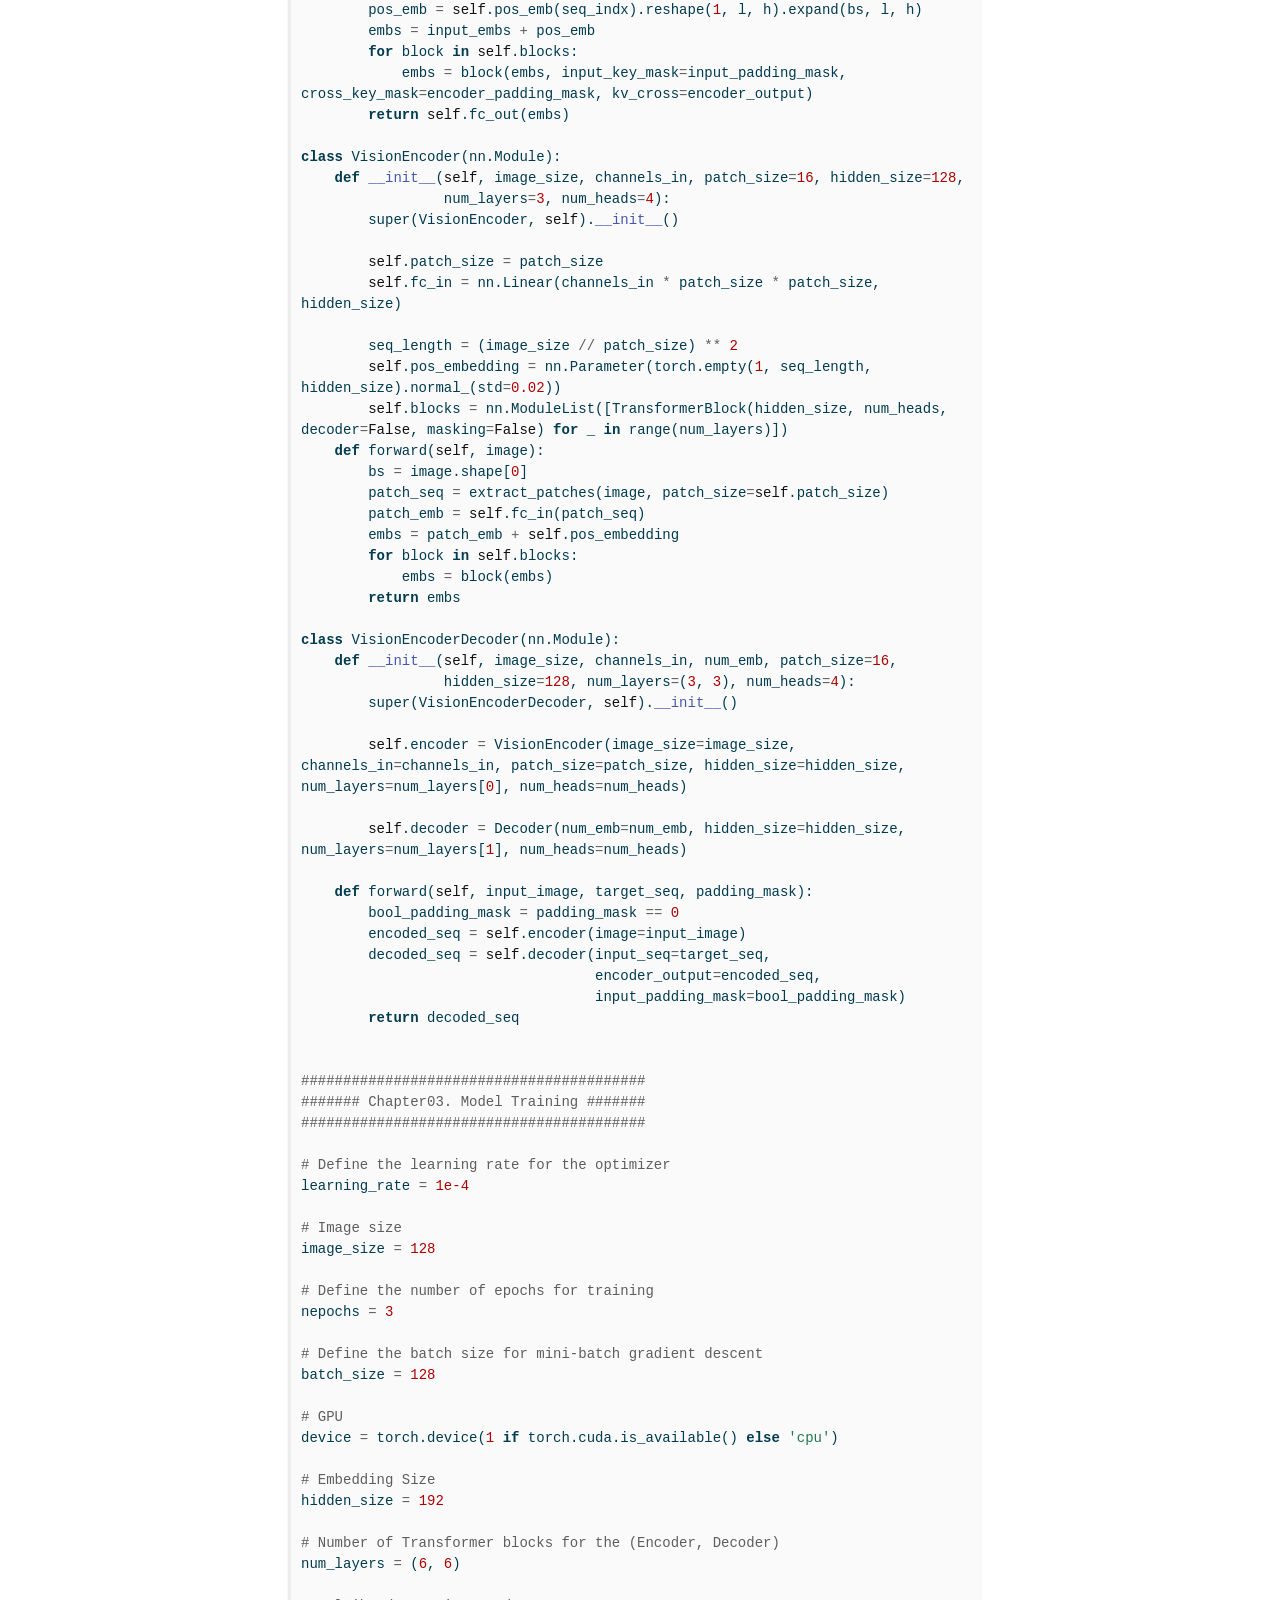
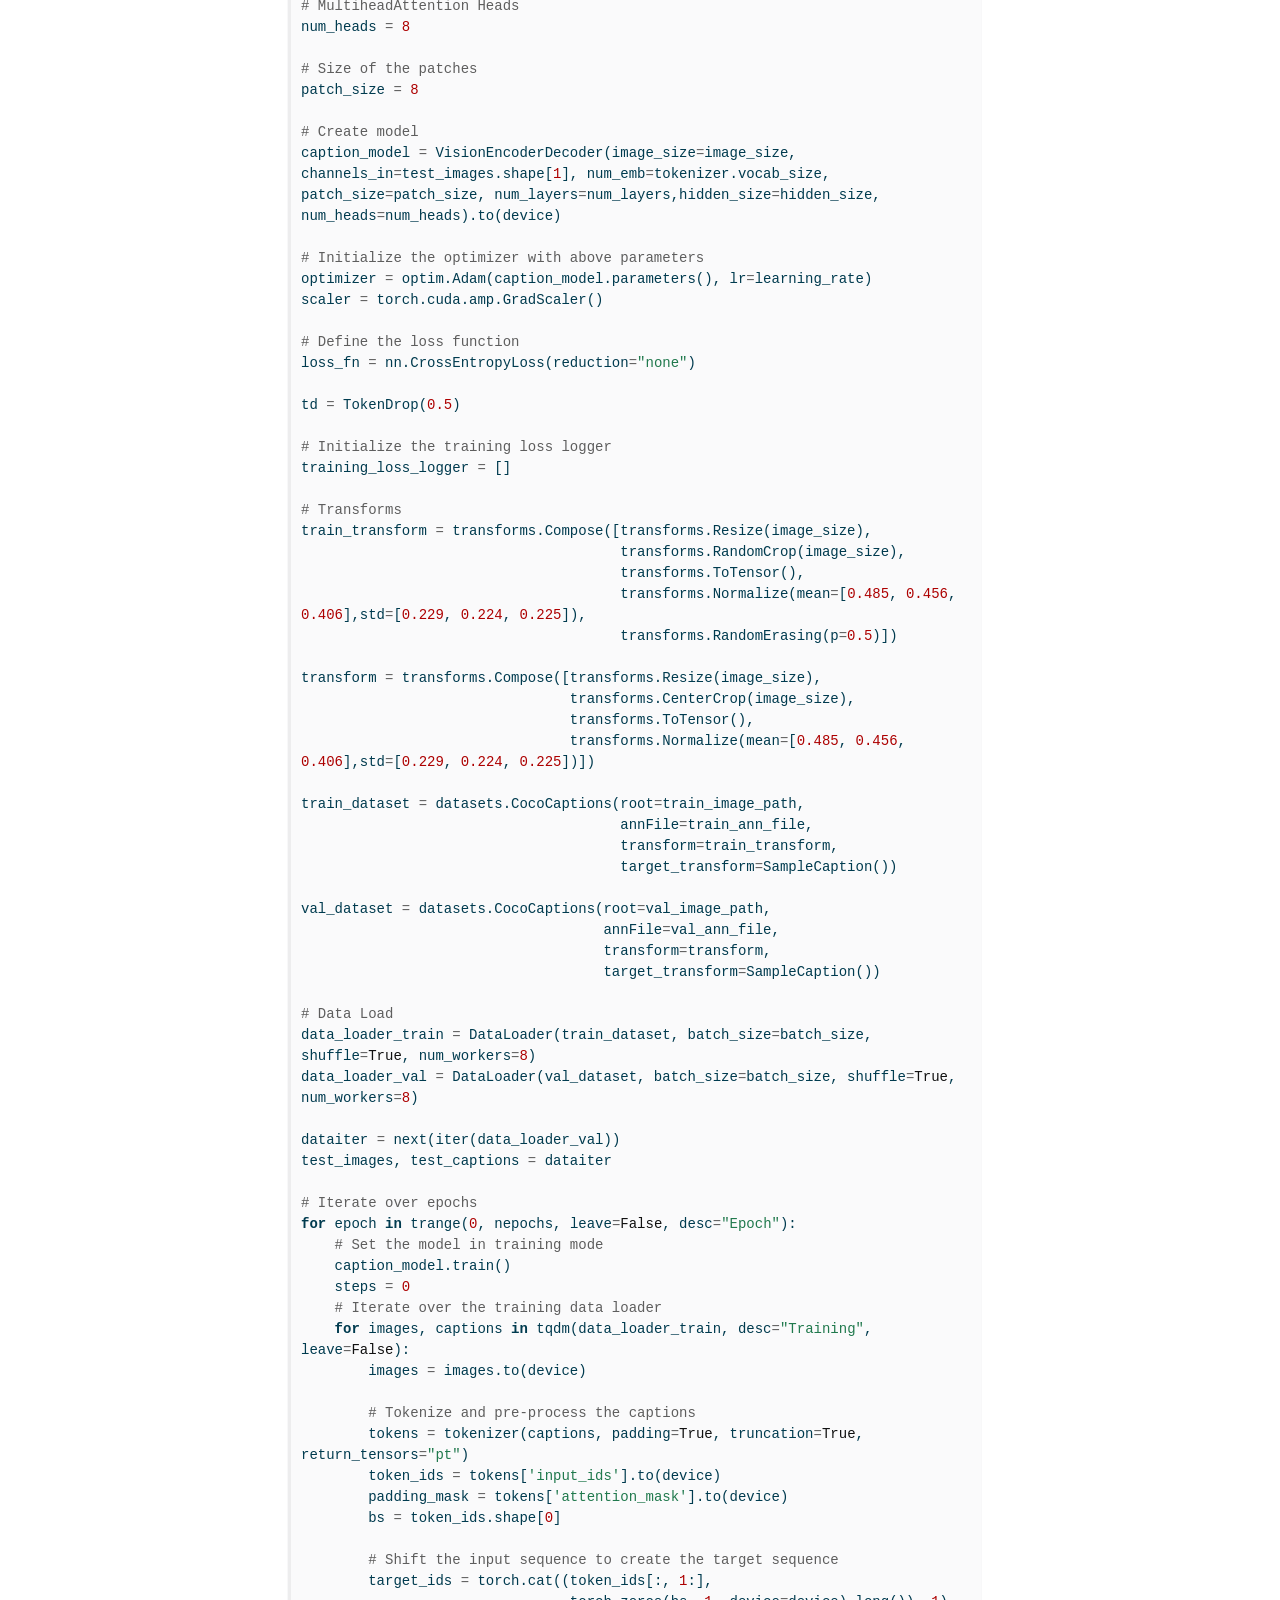
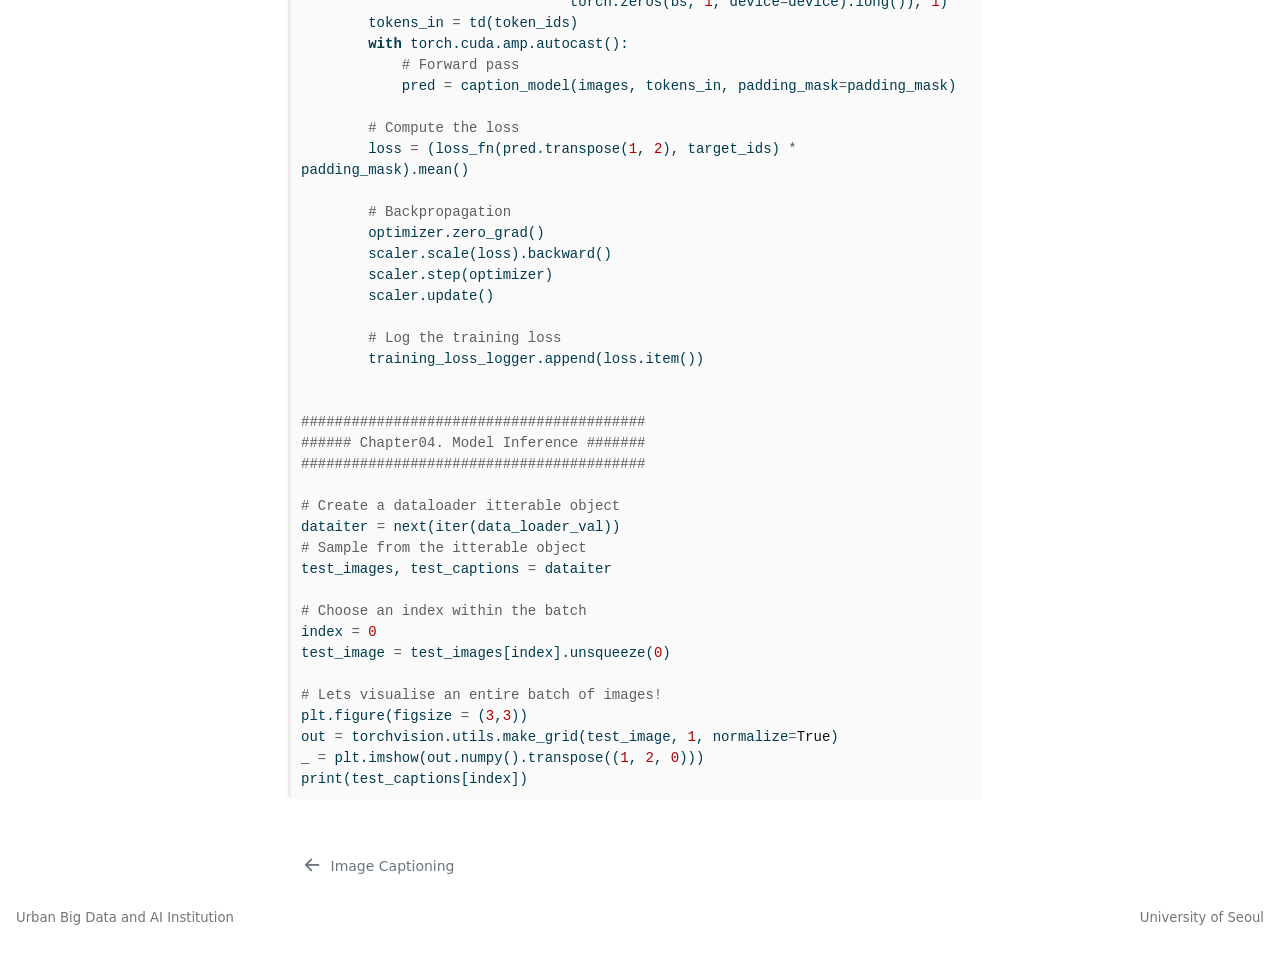
<file: transformer.html>
<!DOCTYPE html>
<html xmlns="http://www.w3.org/1999/xhtml" lang="en" xml:lang="en"><head>

<meta charset="utf-8">
<meta name="generator" content="quarto-1.5.57">

<meta name="viewport" content="width=device-width, initial-scale=1.0, user-scalable=yes">

<meta name="author" content="hs.hwang">

<title>transformer.py – UBAI PRACTICE - Captioning</title>
<style>
code{white-space: pre-wrap;}
span.smallcaps{font-variant: small-caps;}
div.columns{display: flex; gap: min(4vw, 1.5em);}
div.column{flex: auto; overflow-x: auto;}
div.hanging-indent{margin-left: 1.5em; text-indent: -1.5em;}
ul.task-list{list-style: none;}
ul.task-list li input[type="checkbox"] {
  width: 0.8em;
  margin: 0 0.8em 0.2em -1em; /* quarto-specific, see https://github.com/quarto-dev/quarto-cli/issues/4556 */ 
  vertical-align: middle;
}
/* CSS for syntax highlighting */
pre > code.sourceCode { white-space: pre; position: relative; }
pre > code.sourceCode > span { line-height: 1.25; }
pre > code.sourceCode > span:empty { height: 1.2em; }
.sourceCode { overflow: visible; }
code.sourceCode > span { color: inherit; text-decoration: inherit; }
div.sourceCode { margin: 1em 0; }
pre.sourceCode { margin: 0; }
@media screen {
div.sourceCode { overflow: auto; }
}
@media print {
pre > code.sourceCode { white-space: pre-wrap; }
pre > code.sourceCode > span { display: inline-block; text-indent: -5em; padding-left: 5em; }
}
pre.numberSource code
  { counter-reset: source-line 0; }
pre.numberSource code > span
  { position: relative; left: -4em; counter-increment: source-line; }
pre.numberSource code > span > a:first-child::before
  { content: counter(source-line);
    position: relative; left: -1em; text-align: right; vertical-align: baseline;
    border: none; display: inline-block;
    -webkit-touch-callout: none; -webkit-user-select: none;
    -khtml-user-select: none; -moz-user-select: none;
    -ms-user-select: none; user-select: none;
    padding: 0 4px; width: 4em;
  }
pre.numberSource { margin-left: 3em;  padding-left: 4px; }
div.sourceCode
  {   }
@media screen {
pre > code.sourceCode > span > a:first-child::before { text-decoration: underline; }
}
</style>


<script src="site_libs/quarto-nav/quarto-nav.js"></script>
<script src="site_libs/quarto-nav/headroom.min.js"></script>
<script src="site_libs/clipboard/clipboard.min.js"></script>
<script src="site_libs/quarto-search/autocomplete.umd.js"></script>
<script src="site_libs/quarto-search/fuse.min.js"></script>
<script src="site_libs/quarto-search/quarto-search.js"></script>
<meta name="quarto:offset" content="./">
<link href="./index.html" rel="prev">
<script src="site_libs/quarto-html/quarto.js"></script>
<script src="site_libs/quarto-html/popper.min.js"></script>
<script src="site_libs/quarto-html/tippy.umd.min.js"></script>
<script src="site_libs/quarto-html/anchor.min.js"></script>
<link href="site_libs/quarto-html/tippy.css" rel="stylesheet">
<link href="site_libs/quarto-html/quarto-syntax-highlighting.css" rel="stylesheet" id="quarto-text-highlighting-styles">
<script src="site_libs/bootstrap/bootstrap.min.js"></script>
<link href="site_libs/bootstrap/bootstrap-icons.css" rel="stylesheet">
<link href="site_libs/bootstrap/bootstrap.min.css" rel="stylesheet" id="quarto-bootstrap" data-mode="light">
<script id="quarto-search-options" type="application/json">{
  "location": "sidebar",
  "copy-button": false,
  "collapse-after": 3,
  "panel-placement": "start",
  "type": "textbox",
  "limit": 50,
  "keyboard-shortcut": [
    "f",
    "/",
    "s"
  ],
  "show-item-context": false,
  "language": {
    "search-no-results-text": "No results",
    "search-matching-documents-text": "matching documents",
    "search-copy-link-title": "Copy link to search",
    "search-hide-matches-text": "Hide additional matches",
    "search-more-match-text": "more match in this document",
    "search-more-matches-text": "more matches in this document",
    "search-clear-button-title": "Clear",
    "search-text-placeholder": "",
    "search-detached-cancel-button-title": "Cancel",
    "search-submit-button-title": "Submit",
    "search-label": "Search"
  }
}</script>


</head>

<body class="nav-sidebar floating">

<div id="quarto-search-results"></div>
  <header id="quarto-header" class="headroom fixed-top">
  <nav class="quarto-secondary-nav">
    <div class="container-fluid d-flex">
      <button type="button" class="quarto-btn-toggle btn" data-bs-toggle="collapse" role="button" data-bs-target=".quarto-sidebar-collapse-item" aria-controls="quarto-sidebar" aria-expanded="false" aria-label="Toggle sidebar navigation" onclick="if (window.quartoToggleHeadroom) { window.quartoToggleHeadroom(); }">
        <i class="bi bi-layout-text-sidebar-reverse"></i>
      </button>
        <nav class="quarto-page-breadcrumbs" aria-label="breadcrumb"><ol class="breadcrumb"><li class="breadcrumb-item"><a href="./transformer.html"><span class="chapter-title">transformer.py</span></a></li></ol></nav>
        <a class="flex-grow-1" role="navigation" data-bs-toggle="collapse" data-bs-target=".quarto-sidebar-collapse-item" aria-controls="quarto-sidebar" aria-expanded="false" aria-label="Toggle sidebar navigation" onclick="if (window.quartoToggleHeadroom) { window.quartoToggleHeadroom(); }">      
        </a>
      <button type="button" class="btn quarto-search-button" aria-label="Search" onclick="window.quartoOpenSearch();">
        <i class="bi bi-search"></i>
      </button>
    </div>
  </nav>
</header>
<!-- content -->
<div id="quarto-content" class="quarto-container page-columns page-rows-contents page-layout-article">
<!-- sidebar -->
  <nav id="quarto-sidebar" class="sidebar collapse collapse-horizontal quarto-sidebar-collapse-item sidebar-navigation floating overflow-auto">
    <div class="pt-lg-2 mt-2 text-left sidebar-header">
    <div class="sidebar-title mb-0 py-0">
      <a href="./">UBAI PRACTICE - Captioning</a> 
    </div>
      </div>
        <div class="mt-2 flex-shrink-0 align-items-center">
        <div class="sidebar-search">
        <div id="quarto-search" class="" title="Search"></div>
        </div>
        </div>
    <div class="sidebar-menu-container"> 
    <ul class="list-unstyled mt-1">
        <li class="sidebar-item">
  <div class="sidebar-item-container"> 
  <a href="./index.html" class="sidebar-item-text sidebar-link"><span class="chapter-title">Image Captioning</span></a>
  </div>
</li>
        <li class="sidebar-item">
  <div class="sidebar-item-container"> 
  <a href="./transformer.html" class="sidebar-item-text sidebar-link active"><span class="chapter-title">transformer.py</span></a>
  </div>
</li>
    </ul>
    </div>
</nav>
<div id="quarto-sidebar-glass" class="quarto-sidebar-collapse-item" data-bs-toggle="collapse" data-bs-target=".quarto-sidebar-collapse-item"></div>
<!-- margin-sidebar -->
    <div id="quarto-margin-sidebar" class="sidebar margin-sidebar zindex-bottom">
        
    </div>
<!-- main -->
<main class="content" id="quarto-document-content">

<header id="title-block-header" class="quarto-title-block default">
<div class="quarto-title">
<h1 class="title"><span class="chapter-title">transformer.py</span></h1>
</div>



<div class="quarto-title-meta">

    
  
    
  </div>
  


</header>


<div class="cell" data-python.reticulate="false">
<div class="sourceCode cell-code" id="cb1"><pre class="sourceCode python code-with-copy"><code class="sourceCode python"><span id="cb1-1"><a href="#cb1-1" aria-hidden="true" tabindex="-1"></a><span class="co">#########################################</span></span>
<span id="cb1-2"><a href="#cb1-2" aria-hidden="true" tabindex="-1"></a><span class="co">#### Chapter01. Environment Setting #####</span></span>
<span id="cb1-3"><a href="#cb1-3" aria-hidden="true" tabindex="-1"></a><span class="co">#########################################</span></span>
<span id="cb1-4"><a href="#cb1-4" aria-hidden="true" tabindex="-1"></a></span>
<span id="cb1-5"><a href="#cb1-5" aria-hidden="true" tabindex="-1"></a><span class="im">import</span> pandas <span class="im">as</span> pd</span>
<span id="cb1-6"><a href="#cb1-6" aria-hidden="true" tabindex="-1"></a><span class="im">import</span> numpy <span class="im">as</span> np</span>
<span id="cb1-7"><a href="#cb1-7" aria-hidden="true" tabindex="-1"></a><span class="im">import</span> matplotlib.pyplot <span class="im">as</span> plt</span>
<span id="cb1-8"><a href="#cb1-8" aria-hidden="true" tabindex="-1"></a><span class="im">import</span> os</span>
<span id="cb1-9"><a href="#cb1-9" aria-hidden="true" tabindex="-1"></a><span class="im">import</span> math</span>
<span id="cb1-10"><a href="#cb1-10" aria-hidden="true" tabindex="-1"></a><span class="im">from</span> tqdm.notebook <span class="im">import</span> trange, tqdm</span>
<span id="cb1-11"><a href="#cb1-11" aria-hidden="true" tabindex="-1"></a><span class="im">import</span> random</span>
<span id="cb1-12"><a href="#cb1-12" aria-hidden="true" tabindex="-1"></a></span>
<span id="cb1-13"><a href="#cb1-13" aria-hidden="true" tabindex="-1"></a><span class="im">import</span> torch</span>
<span id="cb1-14"><a href="#cb1-14" aria-hidden="true" tabindex="-1"></a><span class="im">import</span> torch.nn <span class="im">as</span> nn</span>
<span id="cb1-15"><a href="#cb1-15" aria-hidden="true" tabindex="-1"></a><span class="im">from</span> torch <span class="im">import</span> optim</span>
<span id="cb1-16"><a href="#cb1-16" aria-hidden="true" tabindex="-1"></a><span class="im">from</span> torch.utils.data <span class="im">import</span> DataLoader</span>
<span id="cb1-17"><a href="#cb1-17" aria-hidden="true" tabindex="-1"></a><span class="im">import</span> torch.nn.functional <span class="im">as</span> F</span>
<span id="cb1-18"><a href="#cb1-18" aria-hidden="true" tabindex="-1"></a><span class="im">from</span> torch.distributions <span class="im">import</span> Categorical</span>
<span id="cb1-19"><a href="#cb1-19" aria-hidden="true" tabindex="-1"></a></span>
<span id="cb1-20"><a href="#cb1-20" aria-hidden="true" tabindex="-1"></a><span class="im">import</span> torchvision.datasets <span class="im">as</span> datasets</span>
<span id="cb1-21"><a href="#cb1-21" aria-hidden="true" tabindex="-1"></a><span class="im">import</span> torchvision.transforms <span class="im">as</span> transforms</span>
<span id="cb1-22"><a href="#cb1-22" aria-hidden="true" tabindex="-1"></a><span class="im">import</span> torchvision</span>
<span id="cb1-23"><a href="#cb1-23" aria-hidden="true" tabindex="-1"></a></span>
<span id="cb1-24"><a href="#cb1-24" aria-hidden="true" tabindex="-1"></a><span class="im">from</span> transformers <span class="im">import</span> AutoTokenizer</span>
<span id="cb1-25"><a href="#cb1-25" aria-hidden="true" tabindex="-1"></a>os.environ[<span class="st">"TOKENIZERS_PARALLELISM"</span>] <span class="op">=</span> <span class="st">"false"</span></span>
<span id="cb1-26"><a href="#cb1-26" aria-hidden="true" tabindex="-1"></a></span>
<span id="cb1-27"><a href="#cb1-27" aria-hidden="true" tabindex="-1"></a>torch.backends.cuda.matmul.allow_tf32 <span class="op">=</span> <span class="va">True</span></span>
<span id="cb1-28"><a href="#cb1-28" aria-hidden="true" tabindex="-1"></a></span>
<span id="cb1-29"><a href="#cb1-29" aria-hidden="true" tabindex="-1"></a></span>
<span id="cb1-30"><a href="#cb1-30" aria-hidden="true" tabindex="-1"></a><span class="co">#########################################</span></span>
<span id="cb1-31"><a href="#cb1-31" aria-hidden="true" tabindex="-1"></a><span class="co">######## Chapter02. Model Define ########</span></span>
<span id="cb1-32"><a href="#cb1-32" aria-hidden="true" tabindex="-1"></a><span class="co">#########################################</span></span>
<span id="cb1-33"><a href="#cb1-33" aria-hidden="true" tabindex="-1"></a></span>
<span id="cb1-34"><a href="#cb1-34" aria-hidden="true" tabindex="-1"></a><span class="co"># Define the root directory of the dataset</span></span>
<span id="cb1-35"><a href="#cb1-35" aria-hidden="true" tabindex="-1"></a>data_set_root<span class="op">=</span><span class="st">'./data/coco'</span></span>
<span id="cb1-36"><a href="#cb1-36" aria-hidden="true" tabindex="-1"></a>train_set <span class="op">=</span><span class="st">'train2014'</span></span>
<span id="cb1-37"><a href="#cb1-37" aria-hidden="true" tabindex="-1"></a>validation_set <span class="op">=</span><span class="st">'val2014'</span></span>
<span id="cb1-38"><a href="#cb1-38" aria-hidden="true" tabindex="-1"></a></span>
<span id="cb1-39"><a href="#cb1-39" aria-hidden="true" tabindex="-1"></a>train_image_path <span class="op">=</span> os.path.join(data_set_root, train_set)</span>
<span id="cb1-40"><a href="#cb1-40" aria-hidden="true" tabindex="-1"></a>train_ann_file <span class="op">=</span> <span class="st">'</span><span class="sc">{}</span><span class="st">/annotations/captions_</span><span class="sc">{}</span><span class="st">.json'</span>.<span class="bu">format</span>(data_set_root, train_set)</span>
<span id="cb1-41"><a href="#cb1-41" aria-hidden="true" tabindex="-1"></a></span>
<span id="cb1-42"><a href="#cb1-42" aria-hidden="true" tabindex="-1"></a>val_image_path <span class="op">=</span> os.path.join(data_set_root, validation_set)</span>
<span id="cb1-43"><a href="#cb1-43" aria-hidden="true" tabindex="-1"></a>val_ann_file <span class="op">=</span> <span class="st">'</span><span class="sc">{}</span><span class="st">/annotations/captions_</span><span class="sc">{}</span><span class="st">.json'</span>.<span class="bu">format</span>(data_set_root, validation_set)</span>
<span id="cb1-44"><a href="#cb1-44" aria-hidden="true" tabindex="-1"></a></span>
<span id="cb1-45"><a href="#cb1-45" aria-hidden="true" tabindex="-1"></a><span class="kw">class</span> SampleCaption(nn.Module):</span>
<span id="cb1-46"><a href="#cb1-46" aria-hidden="true" tabindex="-1"></a>    <span class="kw">def</span> <span class="fu">__call__</span>(<span class="va">self</span>, sample):</span>
<span id="cb1-47"><a href="#cb1-47" aria-hidden="true" tabindex="-1"></a>        rand_index <span class="op">=</span> random.randint(<span class="dv">0</span>, <span class="bu">len</span>(sample) <span class="op">-</span> <span class="dv">1</span>)</span>
<span id="cb1-48"><a href="#cb1-48" aria-hidden="true" tabindex="-1"></a>        <span class="cf">return</span> sample[rand_index]</span>
<span id="cb1-49"><a href="#cb1-49" aria-hidden="true" tabindex="-1"></a></span>
<span id="cb1-50"><a href="#cb1-50" aria-hidden="true" tabindex="-1"></a>tokenizer <span class="op">=</span> AutoTokenizer.from_pretrained(<span class="st">"distilbert-base-uncased"</span>)</span>
<span id="cb1-51"><a href="#cb1-51" aria-hidden="true" tabindex="-1"></a></span>
<span id="cb1-52"><a href="#cb1-52" aria-hidden="true" tabindex="-1"></a><span class="kw">class</span> TokenDrop(nn.Module):</span>
<span id="cb1-53"><a href="#cb1-53" aria-hidden="true" tabindex="-1"></a></span>
<span id="cb1-54"><a href="#cb1-54" aria-hidden="true" tabindex="-1"></a>    <span class="kw">def</span> <span class="fu">__init__</span>(<span class="va">self</span>, prob<span class="op">=</span><span class="fl">0.1</span>, blank_token<span class="op">=</span><span class="dv">1</span>, eos_token<span class="op">=</span><span class="dv">102</span>):</span>
<span id="cb1-55"><a href="#cb1-55" aria-hidden="true" tabindex="-1"></a>        <span class="va">self</span>.prob <span class="op">=</span> prob</span>
<span id="cb1-56"><a href="#cb1-56" aria-hidden="true" tabindex="-1"></a>        <span class="va">self</span>.eos_token <span class="op">=</span> eos_token</span>
<span id="cb1-57"><a href="#cb1-57" aria-hidden="true" tabindex="-1"></a>        <span class="va">self</span>.blank_token <span class="op">=</span> blank_token</span>
<span id="cb1-58"><a href="#cb1-58" aria-hidden="true" tabindex="-1"></a></span>
<span id="cb1-59"><a href="#cb1-59" aria-hidden="true" tabindex="-1"></a>    <span class="kw">def</span> <span class="fu">__call__</span>(<span class="va">self</span>, sample):</span>
<span id="cb1-60"><a href="#cb1-60" aria-hidden="true" tabindex="-1"></a>        mask <span class="op">=</span> torch.bernoulli(<span class="va">self</span>.prob <span class="op">*</span> torch.ones_like(sample)).<span class="bu">long</span>()</span>
<span id="cb1-61"><a href="#cb1-61" aria-hidden="true" tabindex="-1"></a>        can_drop <span class="op">=</span> (<span class="op">~</span>(sample <span class="op">==</span> <span class="va">self</span>.eos_token)).<span class="bu">long</span>()</span>
<span id="cb1-62"><a href="#cb1-62" aria-hidden="true" tabindex="-1"></a>        mask <span class="op">=</span> mask <span class="op">*</span> can_drop</span>
<span id="cb1-63"><a href="#cb1-63" aria-hidden="true" tabindex="-1"></a>        mask[:, <span class="dv">0</span>] <span class="op">=</span> torch.zeros_like(mask[:, <span class="dv">0</span>]).<span class="bu">long</span>()</span>
<span id="cb1-64"><a href="#cb1-64" aria-hidden="true" tabindex="-1"></a>        replace_with <span class="op">=</span> (<span class="va">self</span>.blank_token <span class="op">*</span> torch.ones_like(sample)).<span class="bu">long</span>()</span>
<span id="cb1-65"><a href="#cb1-65" aria-hidden="true" tabindex="-1"></a>        sample_out <span class="op">=</span> (<span class="dv">1</span> <span class="op">-</span> mask) <span class="op">*</span> sample <span class="op">+</span> mask <span class="op">*</span> replace_with</span>
<span id="cb1-66"><a href="#cb1-66" aria-hidden="true" tabindex="-1"></a>        <span class="cf">return</span> sample_out</span>
<span id="cb1-67"><a href="#cb1-67" aria-hidden="true" tabindex="-1"></a></span>
<span id="cb1-68"><a href="#cb1-68" aria-hidden="true" tabindex="-1"></a><span class="kw">def</span> extract_patches(image_tensor, patch_size<span class="op">=</span><span class="dv">16</span>):</span>
<span id="cb1-69"><a href="#cb1-69" aria-hidden="true" tabindex="-1"></a>    bs, c, h, w <span class="op">=</span> image_tensor.size()</span>
<span id="cb1-70"><a href="#cb1-70" aria-hidden="true" tabindex="-1"></a>    unfold <span class="op">=</span> torch.nn.Unfold(kernel_size<span class="op">=</span>patch_size, stride<span class="op">=</span>patch_size)</span>
<span id="cb1-71"><a href="#cb1-71" aria-hidden="true" tabindex="-1"></a>    unfolded <span class="op">=</span> unfold(image_tensor)</span>
<span id="cb1-72"><a href="#cb1-72" aria-hidden="true" tabindex="-1"></a>    unfolded <span class="op">=</span> unfolded.transpose(<span class="dv">1</span>, <span class="dv">2</span>).reshape(bs, <span class="op">-</span><span class="dv">1</span>, c <span class="op">*</span> patch_size <span class="op">*</span> patch_size)</span>
<span id="cb1-73"><a href="#cb1-73" aria-hidden="true" tabindex="-1"></a>    <span class="cf">return</span> unfolded</span>
<span id="cb1-74"><a href="#cb1-74" aria-hidden="true" tabindex="-1"></a></span>
<span id="cb1-75"><a href="#cb1-75" aria-hidden="true" tabindex="-1"></a><span class="kw">class</span> SinusoidalPosEmb(nn.Module):</span>
<span id="cb1-76"><a href="#cb1-76" aria-hidden="true" tabindex="-1"></a>    <span class="kw">def</span> <span class="fu">__init__</span>(<span class="va">self</span>, dim):</span>
<span id="cb1-77"><a href="#cb1-77" aria-hidden="true" tabindex="-1"></a>        <span class="bu">super</span>().<span class="fu">__init__</span>()</span>
<span id="cb1-78"><a href="#cb1-78" aria-hidden="true" tabindex="-1"></a>        <span class="va">self</span>.dim <span class="op">=</span> dim</span>
<span id="cb1-79"><a href="#cb1-79" aria-hidden="true" tabindex="-1"></a></span>
<span id="cb1-80"><a href="#cb1-80" aria-hidden="true" tabindex="-1"></a>    <span class="kw">def</span> forward(<span class="va">self</span>, x):</span>
<span id="cb1-81"><a href="#cb1-81" aria-hidden="true" tabindex="-1"></a>        device <span class="op">=</span> x.device</span>
<span id="cb1-82"><a href="#cb1-82" aria-hidden="true" tabindex="-1"></a>        half_dim <span class="op">=</span> <span class="va">self</span>.dim <span class="op">//</span> <span class="dv">2</span></span>
<span id="cb1-83"><a href="#cb1-83" aria-hidden="true" tabindex="-1"></a>        emb <span class="op">=</span> math.log(<span class="dv">10000</span>) <span class="op">/</span> (half_dim <span class="op">-</span> <span class="dv">1</span>)</span>
<span id="cb1-84"><a href="#cb1-84" aria-hidden="true" tabindex="-1"></a>        emb <span class="op">=</span> torch.exp(torch.arange(half_dim, device<span class="op">=</span>device) <span class="op">*</span> <span class="op">-</span>emb)</span>
<span id="cb1-85"><a href="#cb1-85" aria-hidden="true" tabindex="-1"></a>        emb <span class="op">=</span> x[:, <span class="va">None</span>] <span class="op">*</span> emb[<span class="va">None</span>, :]</span>
<span id="cb1-86"><a href="#cb1-86" aria-hidden="true" tabindex="-1"></a>        emb <span class="op">=</span> torch.cat((emb.sin(), emb.cos()), dim<span class="op">=-</span><span class="dv">1</span>)</span>
<span id="cb1-87"><a href="#cb1-87" aria-hidden="true" tabindex="-1"></a>        <span class="cf">return</span> emb</span>
<span id="cb1-88"><a href="#cb1-88" aria-hidden="true" tabindex="-1"></a></span>
<span id="cb1-89"><a href="#cb1-89" aria-hidden="true" tabindex="-1"></a><span class="kw">class</span> AttentionBlock(nn.Module):</span>
<span id="cb1-90"><a href="#cb1-90" aria-hidden="true" tabindex="-1"></a>    <span class="kw">def</span> <span class="fu">__init__</span>(<span class="va">self</span>, hidden_size<span class="op">=</span><span class="dv">128</span>, num_heads<span class="op">=</span><span class="dv">4</span>, masking<span class="op">=</span><span class="va">True</span>):</span>
<span id="cb1-91"><a href="#cb1-91" aria-hidden="true" tabindex="-1"></a>        <span class="bu">super</span>(AttentionBlock, <span class="va">self</span>).<span class="fu">__init__</span>()</span>
<span id="cb1-92"><a href="#cb1-92" aria-hidden="true" tabindex="-1"></a>        <span class="va">self</span>.masking <span class="op">=</span> masking</span>
<span id="cb1-93"><a href="#cb1-93" aria-hidden="true" tabindex="-1"></a>        <span class="va">self</span>.multihead_attn <span class="op">=</span> nn.MultiheadAttention(hidden_size, num_heads<span class="op">=</span>num_heads, batch_first<span class="op">=</span><span class="va">True</span>, dropout<span class="op">=</span><span class="fl">0.0</span>)</span>
<span id="cb1-94"><a href="#cb1-94" aria-hidden="true" tabindex="-1"></a></span>
<span id="cb1-95"><a href="#cb1-95" aria-hidden="true" tabindex="-1"></a>    <span class="kw">def</span> forward(<span class="va">self</span>, x_in, kv_in, key_mask<span class="op">=</span><span class="va">None</span>):</span>
<span id="cb1-96"><a href="#cb1-96" aria-hidden="true" tabindex="-1"></a>        <span class="cf">if</span> <span class="va">self</span>.masking:</span>
<span id="cb1-97"><a href="#cb1-97" aria-hidden="true" tabindex="-1"></a>            bs, l, h <span class="op">=</span> x_in.shape</span>
<span id="cb1-98"><a href="#cb1-98" aria-hidden="true" tabindex="-1"></a>            mask <span class="op">=</span> torch.triu(torch.ones(l, l, device<span class="op">=</span>x_in.device), <span class="dv">1</span>).<span class="bu">bool</span>()</span>
<span id="cb1-99"><a href="#cb1-99" aria-hidden="true" tabindex="-1"></a>        <span class="cf">else</span>:</span>
<span id="cb1-100"><a href="#cb1-100" aria-hidden="true" tabindex="-1"></a>            mask <span class="op">=</span> <span class="va">None</span></span>
<span id="cb1-101"><a href="#cb1-101" aria-hidden="true" tabindex="-1"></a>        <span class="cf">return</span> <span class="va">self</span>.multihead_attn(x_in, kv_in, kv_in, attn_mask<span class="op">=</span>mask, key_padding_mask<span class="op">=</span>key_mask)[<span class="dv">0</span>]</span>
<span id="cb1-102"><a href="#cb1-102" aria-hidden="true" tabindex="-1"></a></span>
<span id="cb1-103"><a href="#cb1-103" aria-hidden="true" tabindex="-1"></a><span class="kw">class</span> TransformerBlock(nn.Module):</span>
<span id="cb1-104"><a href="#cb1-104" aria-hidden="true" tabindex="-1"></a>    <span class="kw">def</span> <span class="fu">__init__</span>(<span class="va">self</span>, hidden_size<span class="op">=</span><span class="dv">128</span>, num_heads<span class="op">=</span><span class="dv">4</span>, decoder<span class="op">=</span><span class="va">False</span>, masking<span class="op">=</span><span class="va">True</span>):</span>
<span id="cb1-105"><a href="#cb1-105" aria-hidden="true" tabindex="-1"></a>        <span class="bu">super</span>(TransformerBlock, <span class="va">self</span>).<span class="fu">__init__</span>()</span>
<span id="cb1-106"><a href="#cb1-106" aria-hidden="true" tabindex="-1"></a>        <span class="va">self</span>.decoder <span class="op">=</span> decoder</span>
<span id="cb1-107"><a href="#cb1-107" aria-hidden="true" tabindex="-1"></a>        <span class="va">self</span>.norm1 <span class="op">=</span> nn.LayerNorm(hidden_size)</span>
<span id="cb1-108"><a href="#cb1-108" aria-hidden="true" tabindex="-1"></a>        <span class="va">self</span>.attn1 <span class="op">=</span> AttentionBlock(hidden_size<span class="op">=</span>hidden_size, num_heads<span class="op">=</span>num_heads, masking<span class="op">=</span>masking)</span>
<span id="cb1-109"><a href="#cb1-109" aria-hidden="true" tabindex="-1"></a>        <span class="cf">if</span> <span class="va">self</span>.decoder:</span>
<span id="cb1-110"><a href="#cb1-110" aria-hidden="true" tabindex="-1"></a>            <span class="va">self</span>.norm2 <span class="op">=</span> nn.LayerNorm(hidden_size)</span>
<span id="cb1-111"><a href="#cb1-111" aria-hidden="true" tabindex="-1"></a>            <span class="va">self</span>.attn2 <span class="op">=</span> AttentionBlock(hidden_size<span class="op">=</span>hidden_size,</span>
<span id="cb1-112"><a href="#cb1-112" aria-hidden="true" tabindex="-1"></a>                                        num_heads<span class="op">=</span>num_heads, masking<span class="op">=</span><span class="va">False</span>)</span>
<span id="cb1-113"><a href="#cb1-113" aria-hidden="true" tabindex="-1"></a>        <span class="va">self</span>.norm_mlp <span class="op">=</span> nn.LayerNorm(hidden_size)</span>
<span id="cb1-114"><a href="#cb1-114" aria-hidden="true" tabindex="-1"></a>        <span class="va">self</span>.mlp <span class="op">=</span> nn.Sequential(nn.Linear(hidden_size, hidden_size <span class="op">*</span> <span class="dv">4</span>), nn.ELU(), nn.Linear(hidden_size <span class="op">*</span> <span class="dv">4</span>, hidden_size))</span>
<span id="cb1-115"><a href="#cb1-115" aria-hidden="true" tabindex="-1"></a></span>
<span id="cb1-116"><a href="#cb1-116" aria-hidden="true" tabindex="-1"></a>    <span class="kw">def</span> forward(<span class="va">self</span>, x, input_key_mask<span class="op">=</span><span class="va">None</span>, cross_key_mask<span class="op">=</span><span class="va">None</span>, kv_cross<span class="op">=</span><span class="va">None</span>):</span>
<span id="cb1-117"><a href="#cb1-117" aria-hidden="true" tabindex="-1"></a>        x <span class="op">=</span> <span class="va">self</span>.attn1(x, x, key_mask<span class="op">=</span>input_key_mask) <span class="op">+</span> x</span>
<span id="cb1-118"><a href="#cb1-118" aria-hidden="true" tabindex="-1"></a>        x <span class="op">=</span> <span class="va">self</span>.norm1(x)</span>
<span id="cb1-119"><a href="#cb1-119" aria-hidden="true" tabindex="-1"></a>        <span class="cf">if</span> <span class="va">self</span>.decoder:</span>
<span id="cb1-120"><a href="#cb1-120" aria-hidden="true" tabindex="-1"></a>            x <span class="op">=</span> <span class="va">self</span>.attn2(x, kv_cross, key_mask<span class="op">=</span>cross_key_mask) <span class="op">+</span> x</span>
<span id="cb1-121"><a href="#cb1-121" aria-hidden="true" tabindex="-1"></a>            x <span class="op">=</span> <span class="va">self</span>.norm2(x)</span>
<span id="cb1-122"><a href="#cb1-122" aria-hidden="true" tabindex="-1"></a>        x <span class="op">=</span> <span class="va">self</span>.mlp(x) <span class="op">+</span> x</span>
<span id="cb1-123"><a href="#cb1-123" aria-hidden="true" tabindex="-1"></a>        <span class="cf">return</span> <span class="va">self</span>.norm_mlp(x)</span>
<span id="cb1-124"><a href="#cb1-124" aria-hidden="true" tabindex="-1"></a></span>
<span id="cb1-125"><a href="#cb1-125" aria-hidden="true" tabindex="-1"></a><span class="kw">class</span> Decoder(nn.Module):</span>
<span id="cb1-126"><a href="#cb1-126" aria-hidden="true" tabindex="-1"></a>    <span class="kw">def</span> <span class="fu">__init__</span>(<span class="va">self</span>, num_emb, hidden_size<span class="op">=</span><span class="dv">128</span>, num_layers<span class="op">=</span><span class="dv">3</span>, num_heads<span class="op">=</span><span class="dv">4</span>):</span>
<span id="cb1-127"><a href="#cb1-127" aria-hidden="true" tabindex="-1"></a>        <span class="bu">super</span>(Decoder, <span class="va">self</span>).<span class="fu">__init__</span>()</span>
<span id="cb1-128"><a href="#cb1-128" aria-hidden="true" tabindex="-1"></a>        <span class="va">self</span>.embedding <span class="op">=</span> nn.Embedding(num_emb, hidden_size)</span>
<span id="cb1-129"><a href="#cb1-129" aria-hidden="true" tabindex="-1"></a>        <span class="va">self</span>.embedding.weight.data <span class="op">=</span> <span class="fl">0.001</span> <span class="op">*</span> <span class="va">self</span>.embedding.weight.data</span>
<span id="cb1-130"><a href="#cb1-130" aria-hidden="true" tabindex="-1"></a>        <span class="va">self</span>.pos_emb <span class="op">=</span> SinusoidalPosEmb(hidden_size)</span>
<span id="cb1-131"><a href="#cb1-131" aria-hidden="true" tabindex="-1"></a>        <span class="va">self</span>.blocks <span class="op">=</span> nn.ModuleList([TransformerBlock(hidden_size, num_heads, decoder<span class="op">=</span><span class="va">True</span>) <span class="cf">for</span> _ <span class="kw">in</span> <span class="bu">range</span>(num_layers)])</span>
<span id="cb1-132"><a href="#cb1-132" aria-hidden="true" tabindex="-1"></a>        <span class="va">self</span>.fc_out <span class="op">=</span> nn.Linear(hidden_size, num_emb)</span>
<span id="cb1-133"><a href="#cb1-133" aria-hidden="true" tabindex="-1"></a></span>
<span id="cb1-134"><a href="#cb1-134" aria-hidden="true" tabindex="-1"></a>    <span class="kw">def</span> forward(<span class="va">self</span>, input_seq, encoder_output, input_padding_mask<span class="op">=</span><span class="va">None</span>,</span>
<span id="cb1-135"><a href="#cb1-135" aria-hidden="true" tabindex="-1"></a>                encoder_padding_mask<span class="op">=</span><span class="va">None</span>):</span>
<span id="cb1-136"><a href="#cb1-136" aria-hidden="true" tabindex="-1"></a>        input_embs <span class="op">=</span> <span class="va">self</span>.embedding(input_seq)</span>
<span id="cb1-137"><a href="#cb1-137" aria-hidden="true" tabindex="-1"></a>        bs, l, h <span class="op">=</span> input_embs.shape</span>
<span id="cb1-138"><a href="#cb1-138" aria-hidden="true" tabindex="-1"></a>        seq_indx <span class="op">=</span> torch.arange(l, device<span class="op">=</span>input_seq.device)</span>
<span id="cb1-139"><a href="#cb1-139" aria-hidden="true" tabindex="-1"></a>        pos_emb <span class="op">=</span> <span class="va">self</span>.pos_emb(seq_indx).reshape(<span class="dv">1</span>, l, h).expand(bs, l, h)</span>
<span id="cb1-140"><a href="#cb1-140" aria-hidden="true" tabindex="-1"></a>        embs <span class="op">=</span> input_embs <span class="op">+</span> pos_emb</span>
<span id="cb1-141"><a href="#cb1-141" aria-hidden="true" tabindex="-1"></a>        <span class="cf">for</span> block <span class="kw">in</span> <span class="va">self</span>.blocks:</span>
<span id="cb1-142"><a href="#cb1-142" aria-hidden="true" tabindex="-1"></a>            embs <span class="op">=</span> block(embs, input_key_mask<span class="op">=</span>input_padding_mask, cross_key_mask<span class="op">=</span>encoder_padding_mask, kv_cross<span class="op">=</span>encoder_output)</span>
<span id="cb1-143"><a href="#cb1-143" aria-hidden="true" tabindex="-1"></a>        <span class="cf">return</span> <span class="va">self</span>.fc_out(embs)</span>
<span id="cb1-144"><a href="#cb1-144" aria-hidden="true" tabindex="-1"></a></span>
<span id="cb1-145"><a href="#cb1-145" aria-hidden="true" tabindex="-1"></a><span class="kw">class</span> VisionEncoder(nn.Module):</span>
<span id="cb1-146"><a href="#cb1-146" aria-hidden="true" tabindex="-1"></a>    <span class="kw">def</span> <span class="fu">__init__</span>(<span class="va">self</span>, image_size, channels_in, patch_size<span class="op">=</span><span class="dv">16</span>, hidden_size<span class="op">=</span><span class="dv">128</span>,</span>
<span id="cb1-147"><a href="#cb1-147" aria-hidden="true" tabindex="-1"></a>                 num_layers<span class="op">=</span><span class="dv">3</span>, num_heads<span class="op">=</span><span class="dv">4</span>):</span>
<span id="cb1-148"><a href="#cb1-148" aria-hidden="true" tabindex="-1"></a>        <span class="bu">super</span>(VisionEncoder, <span class="va">self</span>).<span class="fu">__init__</span>()</span>
<span id="cb1-149"><a href="#cb1-149" aria-hidden="true" tabindex="-1"></a></span>
<span id="cb1-150"><a href="#cb1-150" aria-hidden="true" tabindex="-1"></a>        <span class="va">self</span>.patch_size <span class="op">=</span> patch_size</span>
<span id="cb1-151"><a href="#cb1-151" aria-hidden="true" tabindex="-1"></a>        <span class="va">self</span>.fc_in <span class="op">=</span> nn.Linear(channels_in <span class="op">*</span> patch_size <span class="op">*</span> patch_size, hidden_size)</span>
<span id="cb1-152"><a href="#cb1-152" aria-hidden="true" tabindex="-1"></a></span>
<span id="cb1-153"><a href="#cb1-153" aria-hidden="true" tabindex="-1"></a>        seq_length <span class="op">=</span> (image_size <span class="op">//</span> patch_size) <span class="op">**</span> <span class="dv">2</span></span>
<span id="cb1-154"><a href="#cb1-154" aria-hidden="true" tabindex="-1"></a>        <span class="va">self</span>.pos_embedding <span class="op">=</span> nn.Parameter(torch.empty(<span class="dv">1</span>, seq_length, hidden_size).normal_(std<span class="op">=</span><span class="fl">0.02</span>))</span>
<span id="cb1-155"><a href="#cb1-155" aria-hidden="true" tabindex="-1"></a>        <span class="va">self</span>.blocks <span class="op">=</span> nn.ModuleList([TransformerBlock(hidden_size, num_heads, decoder<span class="op">=</span><span class="va">False</span>, masking<span class="op">=</span><span class="va">False</span>) <span class="cf">for</span> _ <span class="kw">in</span> <span class="bu">range</span>(num_layers)])</span>
<span id="cb1-156"><a href="#cb1-156" aria-hidden="true" tabindex="-1"></a>    <span class="kw">def</span> forward(<span class="va">self</span>, image):</span>
<span id="cb1-157"><a href="#cb1-157" aria-hidden="true" tabindex="-1"></a>        bs <span class="op">=</span> image.shape[<span class="dv">0</span>]</span>
<span id="cb1-158"><a href="#cb1-158" aria-hidden="true" tabindex="-1"></a>        patch_seq <span class="op">=</span> extract_patches(image, patch_size<span class="op">=</span><span class="va">self</span>.patch_size)</span>
<span id="cb1-159"><a href="#cb1-159" aria-hidden="true" tabindex="-1"></a>        patch_emb <span class="op">=</span> <span class="va">self</span>.fc_in(patch_seq)</span>
<span id="cb1-160"><a href="#cb1-160" aria-hidden="true" tabindex="-1"></a>        embs <span class="op">=</span> patch_emb <span class="op">+</span> <span class="va">self</span>.pos_embedding</span>
<span id="cb1-161"><a href="#cb1-161" aria-hidden="true" tabindex="-1"></a>        <span class="cf">for</span> block <span class="kw">in</span> <span class="va">self</span>.blocks:</span>
<span id="cb1-162"><a href="#cb1-162" aria-hidden="true" tabindex="-1"></a>            embs <span class="op">=</span> block(embs)</span>
<span id="cb1-163"><a href="#cb1-163" aria-hidden="true" tabindex="-1"></a>        <span class="cf">return</span> embs</span>
<span id="cb1-164"><a href="#cb1-164" aria-hidden="true" tabindex="-1"></a></span>
<span id="cb1-165"><a href="#cb1-165" aria-hidden="true" tabindex="-1"></a><span class="kw">class</span> VisionEncoderDecoder(nn.Module):</span>
<span id="cb1-166"><a href="#cb1-166" aria-hidden="true" tabindex="-1"></a>    <span class="kw">def</span> <span class="fu">__init__</span>(<span class="va">self</span>, image_size, channels_in, num_emb, patch_size<span class="op">=</span><span class="dv">16</span>,</span>
<span id="cb1-167"><a href="#cb1-167" aria-hidden="true" tabindex="-1"></a>                 hidden_size<span class="op">=</span><span class="dv">128</span>, num_layers<span class="op">=</span>(<span class="dv">3</span>, <span class="dv">3</span>), num_heads<span class="op">=</span><span class="dv">4</span>):</span>
<span id="cb1-168"><a href="#cb1-168" aria-hidden="true" tabindex="-1"></a>        <span class="bu">super</span>(VisionEncoderDecoder, <span class="va">self</span>).<span class="fu">__init__</span>()</span>
<span id="cb1-169"><a href="#cb1-169" aria-hidden="true" tabindex="-1"></a></span>
<span id="cb1-170"><a href="#cb1-170" aria-hidden="true" tabindex="-1"></a>        <span class="va">self</span>.encoder <span class="op">=</span> VisionEncoder(image_size<span class="op">=</span>image_size, channels_in<span class="op">=</span>channels_in, patch_size<span class="op">=</span>patch_size, hidden_size<span class="op">=</span>hidden_size, num_layers<span class="op">=</span>num_layers[<span class="dv">0</span>], num_heads<span class="op">=</span>num_heads)</span>
<span id="cb1-171"><a href="#cb1-171" aria-hidden="true" tabindex="-1"></a></span>
<span id="cb1-172"><a href="#cb1-172" aria-hidden="true" tabindex="-1"></a>        <span class="va">self</span>.decoder <span class="op">=</span> Decoder(num_emb<span class="op">=</span>num_emb, hidden_size<span class="op">=</span>hidden_size, num_layers<span class="op">=</span>num_layers[<span class="dv">1</span>], num_heads<span class="op">=</span>num_heads)</span>
<span id="cb1-173"><a href="#cb1-173" aria-hidden="true" tabindex="-1"></a></span>
<span id="cb1-174"><a href="#cb1-174" aria-hidden="true" tabindex="-1"></a>    <span class="kw">def</span> forward(<span class="va">self</span>, input_image, target_seq, padding_mask):</span>
<span id="cb1-175"><a href="#cb1-175" aria-hidden="true" tabindex="-1"></a>        bool_padding_mask <span class="op">=</span> padding_mask <span class="op">==</span> <span class="dv">0</span></span>
<span id="cb1-176"><a href="#cb1-176" aria-hidden="true" tabindex="-1"></a>        encoded_seq <span class="op">=</span> <span class="va">self</span>.encoder(image<span class="op">=</span>input_image)</span>
<span id="cb1-177"><a href="#cb1-177" aria-hidden="true" tabindex="-1"></a>        decoded_seq <span class="op">=</span> <span class="va">self</span>.decoder(input_seq<span class="op">=</span>target_seq,</span>
<span id="cb1-178"><a href="#cb1-178" aria-hidden="true" tabindex="-1"></a>                                   encoder_output<span class="op">=</span>encoded_seq,</span>
<span id="cb1-179"><a href="#cb1-179" aria-hidden="true" tabindex="-1"></a>                                   input_padding_mask<span class="op">=</span>bool_padding_mask)</span>
<span id="cb1-180"><a href="#cb1-180" aria-hidden="true" tabindex="-1"></a>        <span class="cf">return</span> decoded_seq</span>
<span id="cb1-181"><a href="#cb1-181" aria-hidden="true" tabindex="-1"></a></span>
<span id="cb1-182"><a href="#cb1-182" aria-hidden="true" tabindex="-1"></a></span>
<span id="cb1-183"><a href="#cb1-183" aria-hidden="true" tabindex="-1"></a><span class="co">#########################################</span></span>
<span id="cb1-184"><a href="#cb1-184" aria-hidden="true" tabindex="-1"></a><span class="co">####### Chapter03. Model Training #######</span></span>
<span id="cb1-185"><a href="#cb1-185" aria-hidden="true" tabindex="-1"></a><span class="co">#########################################</span></span>
<span id="cb1-186"><a href="#cb1-186" aria-hidden="true" tabindex="-1"></a></span>
<span id="cb1-187"><a href="#cb1-187" aria-hidden="true" tabindex="-1"></a><span class="co"># Define the learning rate for the optimizer</span></span>
<span id="cb1-188"><a href="#cb1-188" aria-hidden="true" tabindex="-1"></a>learning_rate <span class="op">=</span> <span class="fl">1e-4</span></span>
<span id="cb1-189"><a href="#cb1-189" aria-hidden="true" tabindex="-1"></a></span>
<span id="cb1-190"><a href="#cb1-190" aria-hidden="true" tabindex="-1"></a><span class="co"># Image size</span></span>
<span id="cb1-191"><a href="#cb1-191" aria-hidden="true" tabindex="-1"></a>image_size <span class="op">=</span> <span class="dv">128</span></span>
<span id="cb1-192"><a href="#cb1-192" aria-hidden="true" tabindex="-1"></a></span>
<span id="cb1-193"><a href="#cb1-193" aria-hidden="true" tabindex="-1"></a><span class="co"># Define the number of epochs for training</span></span>
<span id="cb1-194"><a href="#cb1-194" aria-hidden="true" tabindex="-1"></a>nepochs <span class="op">=</span> <span class="dv">3</span></span>
<span id="cb1-195"><a href="#cb1-195" aria-hidden="true" tabindex="-1"></a></span>
<span id="cb1-196"><a href="#cb1-196" aria-hidden="true" tabindex="-1"></a><span class="co"># Define the batch size for mini-batch gradient descent</span></span>
<span id="cb1-197"><a href="#cb1-197" aria-hidden="true" tabindex="-1"></a>batch_size <span class="op">=</span> <span class="dv">128</span></span>
<span id="cb1-198"><a href="#cb1-198" aria-hidden="true" tabindex="-1"></a></span>
<span id="cb1-199"><a href="#cb1-199" aria-hidden="true" tabindex="-1"></a><span class="co"># GPU</span></span>
<span id="cb1-200"><a href="#cb1-200" aria-hidden="true" tabindex="-1"></a>device <span class="op">=</span> torch.device(<span class="dv">1</span> <span class="cf">if</span> torch.cuda.is_available() <span class="cf">else</span> <span class="st">'cpu'</span>)</span>
<span id="cb1-201"><a href="#cb1-201" aria-hidden="true" tabindex="-1"></a></span>
<span id="cb1-202"><a href="#cb1-202" aria-hidden="true" tabindex="-1"></a><span class="co"># Embedding Size</span></span>
<span id="cb1-203"><a href="#cb1-203" aria-hidden="true" tabindex="-1"></a>hidden_size <span class="op">=</span> <span class="dv">192</span></span>
<span id="cb1-204"><a href="#cb1-204" aria-hidden="true" tabindex="-1"></a></span>
<span id="cb1-205"><a href="#cb1-205" aria-hidden="true" tabindex="-1"></a><span class="co"># Number of Transformer blocks for the (Encoder, Decoder)</span></span>
<span id="cb1-206"><a href="#cb1-206" aria-hidden="true" tabindex="-1"></a>num_layers <span class="op">=</span> (<span class="dv">6</span>, <span class="dv">6</span>)</span>
<span id="cb1-207"><a href="#cb1-207" aria-hidden="true" tabindex="-1"></a></span>
<span id="cb1-208"><a href="#cb1-208" aria-hidden="true" tabindex="-1"></a><span class="co"># MultiheadAttention Heads</span></span>
<span id="cb1-209"><a href="#cb1-209" aria-hidden="true" tabindex="-1"></a>num_heads <span class="op">=</span> <span class="dv">8</span></span>
<span id="cb1-210"><a href="#cb1-210" aria-hidden="true" tabindex="-1"></a></span>
<span id="cb1-211"><a href="#cb1-211" aria-hidden="true" tabindex="-1"></a><span class="co"># Size of the patches</span></span>
<span id="cb1-212"><a href="#cb1-212" aria-hidden="true" tabindex="-1"></a>patch_size <span class="op">=</span> <span class="dv">8</span></span>
<span id="cb1-213"><a href="#cb1-213" aria-hidden="true" tabindex="-1"></a></span>
<span id="cb1-214"><a href="#cb1-214" aria-hidden="true" tabindex="-1"></a><span class="co"># Create model</span></span>
<span id="cb1-215"><a href="#cb1-215" aria-hidden="true" tabindex="-1"></a>caption_model <span class="op">=</span> VisionEncoderDecoder(image_size<span class="op">=</span>image_size, channels_in<span class="op">=</span>test_images.shape[<span class="dv">1</span>], num_emb<span class="op">=</span>tokenizer.vocab_size, patch_size<span class="op">=</span>patch_size, num_layers<span class="op">=</span>num_layers,hidden_size<span class="op">=</span>hidden_size, num_heads<span class="op">=</span>num_heads).to(device)</span>
<span id="cb1-216"><a href="#cb1-216" aria-hidden="true" tabindex="-1"></a></span>
<span id="cb1-217"><a href="#cb1-217" aria-hidden="true" tabindex="-1"></a><span class="co"># Initialize the optimizer with above parameters</span></span>
<span id="cb1-218"><a href="#cb1-218" aria-hidden="true" tabindex="-1"></a>optimizer <span class="op">=</span> optim.Adam(caption_model.parameters(), lr<span class="op">=</span>learning_rate)</span>
<span id="cb1-219"><a href="#cb1-219" aria-hidden="true" tabindex="-1"></a>scaler <span class="op">=</span> torch.cuda.amp.GradScaler()</span>
<span id="cb1-220"><a href="#cb1-220" aria-hidden="true" tabindex="-1"></a></span>
<span id="cb1-221"><a href="#cb1-221" aria-hidden="true" tabindex="-1"></a><span class="co"># Define the loss function</span></span>
<span id="cb1-222"><a href="#cb1-222" aria-hidden="true" tabindex="-1"></a>loss_fn <span class="op">=</span> nn.CrossEntropyLoss(reduction<span class="op">=</span><span class="st">"none"</span>)</span>
<span id="cb1-223"><a href="#cb1-223" aria-hidden="true" tabindex="-1"></a></span>
<span id="cb1-224"><a href="#cb1-224" aria-hidden="true" tabindex="-1"></a>td <span class="op">=</span> TokenDrop(<span class="fl">0.5</span>)</span>
<span id="cb1-225"><a href="#cb1-225" aria-hidden="true" tabindex="-1"></a></span>
<span id="cb1-226"><a href="#cb1-226" aria-hidden="true" tabindex="-1"></a><span class="co"># Initialize the training loss logger</span></span>
<span id="cb1-227"><a href="#cb1-227" aria-hidden="true" tabindex="-1"></a>training_loss_logger <span class="op">=</span> []</span>
<span id="cb1-228"><a href="#cb1-228" aria-hidden="true" tabindex="-1"></a></span>
<span id="cb1-229"><a href="#cb1-229" aria-hidden="true" tabindex="-1"></a><span class="co"># Transforms</span></span>
<span id="cb1-230"><a href="#cb1-230" aria-hidden="true" tabindex="-1"></a>train_transform <span class="op">=</span> transforms.Compose([transforms.Resize(image_size),</span>
<span id="cb1-231"><a href="#cb1-231" aria-hidden="true" tabindex="-1"></a>                                      transforms.RandomCrop(image_size),</span>
<span id="cb1-232"><a href="#cb1-232" aria-hidden="true" tabindex="-1"></a>                                      transforms.ToTensor(),</span>
<span id="cb1-233"><a href="#cb1-233" aria-hidden="true" tabindex="-1"></a>                                      transforms.Normalize(mean<span class="op">=</span>[<span class="fl">0.485</span>, <span class="fl">0.456</span>, <span class="fl">0.406</span>],std<span class="op">=</span>[<span class="fl">0.229</span>, <span class="fl">0.224</span>, <span class="fl">0.225</span>]),</span>
<span id="cb1-234"><a href="#cb1-234" aria-hidden="true" tabindex="-1"></a>                                      transforms.RandomErasing(p<span class="op">=</span><span class="fl">0.5</span>)])</span>
<span id="cb1-235"><a href="#cb1-235" aria-hidden="true" tabindex="-1"></a></span>
<span id="cb1-236"><a href="#cb1-236" aria-hidden="true" tabindex="-1"></a>transform <span class="op">=</span> transforms.Compose([transforms.Resize(image_size),</span>
<span id="cb1-237"><a href="#cb1-237" aria-hidden="true" tabindex="-1"></a>                                transforms.CenterCrop(image_size),</span>
<span id="cb1-238"><a href="#cb1-238" aria-hidden="true" tabindex="-1"></a>                                transforms.ToTensor(),</span>
<span id="cb1-239"><a href="#cb1-239" aria-hidden="true" tabindex="-1"></a>                                transforms.Normalize(mean<span class="op">=</span>[<span class="fl">0.485</span>, <span class="fl">0.456</span>, <span class="fl">0.406</span>],std<span class="op">=</span>[<span class="fl">0.229</span>, <span class="fl">0.224</span>, <span class="fl">0.225</span>])])</span>
<span id="cb1-240"><a href="#cb1-240" aria-hidden="true" tabindex="-1"></a></span>
<span id="cb1-241"><a href="#cb1-241" aria-hidden="true" tabindex="-1"></a>train_dataset <span class="op">=</span> datasets.CocoCaptions(root<span class="op">=</span>train_image_path,</span>
<span id="cb1-242"><a href="#cb1-242" aria-hidden="true" tabindex="-1"></a>                                      annFile<span class="op">=</span>train_ann_file,</span>
<span id="cb1-243"><a href="#cb1-243" aria-hidden="true" tabindex="-1"></a>                                      transform<span class="op">=</span>train_transform,</span>
<span id="cb1-244"><a href="#cb1-244" aria-hidden="true" tabindex="-1"></a>                                      target_transform<span class="op">=</span>SampleCaption())</span>
<span id="cb1-245"><a href="#cb1-245" aria-hidden="true" tabindex="-1"></a></span>
<span id="cb1-246"><a href="#cb1-246" aria-hidden="true" tabindex="-1"></a>val_dataset <span class="op">=</span> datasets.CocoCaptions(root<span class="op">=</span>val_image_path,</span>
<span id="cb1-247"><a href="#cb1-247" aria-hidden="true" tabindex="-1"></a>                                    annFile<span class="op">=</span>val_ann_file,</span>
<span id="cb1-248"><a href="#cb1-248" aria-hidden="true" tabindex="-1"></a>                                    transform<span class="op">=</span>transform,</span>
<span id="cb1-249"><a href="#cb1-249" aria-hidden="true" tabindex="-1"></a>                                    target_transform<span class="op">=</span>SampleCaption())</span>
<span id="cb1-250"><a href="#cb1-250" aria-hidden="true" tabindex="-1"></a></span>
<span id="cb1-251"><a href="#cb1-251" aria-hidden="true" tabindex="-1"></a><span class="co"># Data Load</span></span>
<span id="cb1-252"><a href="#cb1-252" aria-hidden="true" tabindex="-1"></a>data_loader_train <span class="op">=</span> DataLoader(train_dataset, batch_size<span class="op">=</span>batch_size, shuffle<span class="op">=</span><span class="va">True</span>, num_workers<span class="op">=</span><span class="dv">8</span>)</span>
<span id="cb1-253"><a href="#cb1-253" aria-hidden="true" tabindex="-1"></a>data_loader_val <span class="op">=</span> DataLoader(val_dataset, batch_size<span class="op">=</span>batch_size, shuffle<span class="op">=</span><span class="va">True</span>, num_workers<span class="op">=</span><span class="dv">8</span>)</span>
<span id="cb1-254"><a href="#cb1-254" aria-hidden="true" tabindex="-1"></a></span>
<span id="cb1-255"><a href="#cb1-255" aria-hidden="true" tabindex="-1"></a>dataiter <span class="op">=</span> <span class="bu">next</span>(<span class="bu">iter</span>(data_loader_val))</span>
<span id="cb1-256"><a href="#cb1-256" aria-hidden="true" tabindex="-1"></a>test_images, test_captions <span class="op">=</span> dataiter</span>
<span id="cb1-257"><a href="#cb1-257" aria-hidden="true" tabindex="-1"></a></span>
<span id="cb1-258"><a href="#cb1-258" aria-hidden="true" tabindex="-1"></a><span class="co"># Iterate over epochs</span></span>
<span id="cb1-259"><a href="#cb1-259" aria-hidden="true" tabindex="-1"></a><span class="cf">for</span> epoch <span class="kw">in</span> trange(<span class="dv">0</span>, nepochs, leave<span class="op">=</span><span class="va">False</span>, desc<span class="op">=</span><span class="st">"Epoch"</span>):</span>
<span id="cb1-260"><a href="#cb1-260" aria-hidden="true" tabindex="-1"></a>    <span class="co"># Set the model in training mode</span></span>
<span id="cb1-261"><a href="#cb1-261" aria-hidden="true" tabindex="-1"></a>    caption_model.train()</span>
<span id="cb1-262"><a href="#cb1-262" aria-hidden="true" tabindex="-1"></a>    steps <span class="op">=</span> <span class="dv">0</span></span>
<span id="cb1-263"><a href="#cb1-263" aria-hidden="true" tabindex="-1"></a>    <span class="co"># Iterate over the training data loader</span></span>
<span id="cb1-264"><a href="#cb1-264" aria-hidden="true" tabindex="-1"></a>    <span class="cf">for</span> images, captions <span class="kw">in</span> tqdm(data_loader_train, desc<span class="op">=</span><span class="st">"Training"</span>, leave<span class="op">=</span><span class="va">False</span>):</span>
<span id="cb1-265"><a href="#cb1-265" aria-hidden="true" tabindex="-1"></a>        images <span class="op">=</span> images.to(device)</span>
<span id="cb1-266"><a href="#cb1-266" aria-hidden="true" tabindex="-1"></a></span>
<span id="cb1-267"><a href="#cb1-267" aria-hidden="true" tabindex="-1"></a>        <span class="co"># Tokenize and pre-process the captions</span></span>
<span id="cb1-268"><a href="#cb1-268" aria-hidden="true" tabindex="-1"></a>        tokens <span class="op">=</span> tokenizer(captions, padding<span class="op">=</span><span class="va">True</span>, truncation<span class="op">=</span><span class="va">True</span>, return_tensors<span class="op">=</span><span class="st">"pt"</span>)</span>
<span id="cb1-269"><a href="#cb1-269" aria-hidden="true" tabindex="-1"></a>        token_ids <span class="op">=</span> tokens[<span class="st">'input_ids'</span>].to(device)</span>
<span id="cb1-270"><a href="#cb1-270" aria-hidden="true" tabindex="-1"></a>        padding_mask <span class="op">=</span> tokens[<span class="st">'attention_mask'</span>].to(device)</span>
<span id="cb1-271"><a href="#cb1-271" aria-hidden="true" tabindex="-1"></a>        bs <span class="op">=</span> token_ids.shape[<span class="dv">0</span>]</span>
<span id="cb1-272"><a href="#cb1-272" aria-hidden="true" tabindex="-1"></a></span>
<span id="cb1-273"><a href="#cb1-273" aria-hidden="true" tabindex="-1"></a>        <span class="co"># Shift the input sequence to create the target sequence</span></span>
<span id="cb1-274"><a href="#cb1-274" aria-hidden="true" tabindex="-1"></a>        target_ids <span class="op">=</span> torch.cat((token_ids[:, <span class="dv">1</span>:],</span>
<span id="cb1-275"><a href="#cb1-275" aria-hidden="true" tabindex="-1"></a>                                torch.zeros(bs, <span class="dv">1</span>, device<span class="op">=</span>device).<span class="bu">long</span>()), <span class="dv">1</span>)</span>
<span id="cb1-276"><a href="#cb1-276" aria-hidden="true" tabindex="-1"></a>        tokens_in <span class="op">=</span> td(token_ids)</span>
<span id="cb1-277"><a href="#cb1-277" aria-hidden="true" tabindex="-1"></a>        <span class="cf">with</span> torch.cuda.amp.autocast():</span>
<span id="cb1-278"><a href="#cb1-278" aria-hidden="true" tabindex="-1"></a>            <span class="co"># Forward pass</span></span>
<span id="cb1-279"><a href="#cb1-279" aria-hidden="true" tabindex="-1"></a>            pred <span class="op">=</span> caption_model(images, tokens_in, padding_mask<span class="op">=</span>padding_mask)</span>
<span id="cb1-280"><a href="#cb1-280" aria-hidden="true" tabindex="-1"></a></span>
<span id="cb1-281"><a href="#cb1-281" aria-hidden="true" tabindex="-1"></a>        <span class="co"># Compute the loss</span></span>
<span id="cb1-282"><a href="#cb1-282" aria-hidden="true" tabindex="-1"></a>        loss <span class="op">=</span> (loss_fn(pred.transpose(<span class="dv">1</span>, <span class="dv">2</span>), target_ids) <span class="op">*</span> padding_mask).mean()</span>
<span id="cb1-283"><a href="#cb1-283" aria-hidden="true" tabindex="-1"></a></span>
<span id="cb1-284"><a href="#cb1-284" aria-hidden="true" tabindex="-1"></a>        <span class="co"># Backpropagation</span></span>
<span id="cb1-285"><a href="#cb1-285" aria-hidden="true" tabindex="-1"></a>        optimizer.zero_grad()</span>
<span id="cb1-286"><a href="#cb1-286" aria-hidden="true" tabindex="-1"></a>        scaler.scale(loss).backward()</span>
<span id="cb1-287"><a href="#cb1-287" aria-hidden="true" tabindex="-1"></a>        scaler.step(optimizer)</span>
<span id="cb1-288"><a href="#cb1-288" aria-hidden="true" tabindex="-1"></a>        scaler.update()</span>
<span id="cb1-289"><a href="#cb1-289" aria-hidden="true" tabindex="-1"></a></span>
<span id="cb1-290"><a href="#cb1-290" aria-hidden="true" tabindex="-1"></a>        <span class="co"># Log the training loss</span></span>
<span id="cb1-291"><a href="#cb1-291" aria-hidden="true" tabindex="-1"></a>        training_loss_logger.append(loss.item())</span>
<span id="cb1-292"><a href="#cb1-292" aria-hidden="true" tabindex="-1"></a></span>
<span id="cb1-293"><a href="#cb1-293" aria-hidden="true" tabindex="-1"></a></span>
<span id="cb1-294"><a href="#cb1-294" aria-hidden="true" tabindex="-1"></a><span class="co">#########################################</span></span>
<span id="cb1-295"><a href="#cb1-295" aria-hidden="true" tabindex="-1"></a><span class="co">###### Chapter04. Model Inference #######</span></span>
<span id="cb1-296"><a href="#cb1-296" aria-hidden="true" tabindex="-1"></a><span class="co">#########################################</span></span>
<span id="cb1-297"><a href="#cb1-297" aria-hidden="true" tabindex="-1"></a></span>
<span id="cb1-298"><a href="#cb1-298" aria-hidden="true" tabindex="-1"></a><span class="co"># Create a dataloader itterable object</span></span>
<span id="cb1-299"><a href="#cb1-299" aria-hidden="true" tabindex="-1"></a>dataiter <span class="op">=</span> <span class="bu">next</span>(<span class="bu">iter</span>(data_loader_val))</span>
<span id="cb1-300"><a href="#cb1-300" aria-hidden="true" tabindex="-1"></a><span class="co"># Sample from the itterable object</span></span>
<span id="cb1-301"><a href="#cb1-301" aria-hidden="true" tabindex="-1"></a>test_images, test_captions <span class="op">=</span> dataiter</span>
<span id="cb1-302"><a href="#cb1-302" aria-hidden="true" tabindex="-1"></a></span>
<span id="cb1-303"><a href="#cb1-303" aria-hidden="true" tabindex="-1"></a><span class="co"># Choose an index within the batch</span></span>
<span id="cb1-304"><a href="#cb1-304" aria-hidden="true" tabindex="-1"></a>index <span class="op">=</span> <span class="dv">0</span></span>
<span id="cb1-305"><a href="#cb1-305" aria-hidden="true" tabindex="-1"></a>test_image <span class="op">=</span> test_images[index].unsqueeze(<span class="dv">0</span>)</span>
<span id="cb1-306"><a href="#cb1-306" aria-hidden="true" tabindex="-1"></a></span>
<span id="cb1-307"><a href="#cb1-307" aria-hidden="true" tabindex="-1"></a><span class="co"># Lets visualise an entire batch of images!</span></span>
<span id="cb1-308"><a href="#cb1-308" aria-hidden="true" tabindex="-1"></a>plt.figure(figsize <span class="op">=</span> (<span class="dv">3</span>,<span class="dv">3</span>))</span>
<span id="cb1-309"><a href="#cb1-309" aria-hidden="true" tabindex="-1"></a>out <span class="op">=</span> torchvision.utils.make_grid(test_image, <span class="dv">1</span>, normalize<span class="op">=</span><span class="va">True</span>)</span>
<span id="cb1-310"><a href="#cb1-310" aria-hidden="true" tabindex="-1"></a>_ <span class="op">=</span> plt.imshow(out.numpy().transpose((<span class="dv">1</span>, <span class="dv">2</span>, <span class="dv">0</span>)))</span>
<span id="cb1-311"><a href="#cb1-311" aria-hidden="true" tabindex="-1"></a><span class="bu">print</span>(test_captions[index])</span></code><button title="Copy to Clipboard" class="code-copy-button"><i class="bi"></i></button></pre></div>
</div>



</main> <!-- /main -->
<script id="quarto-html-after-body" type="application/javascript">
window.document.addEventListener("DOMContentLoaded", function (event) {
  const toggleBodyColorMode = (bsSheetEl) => {
    const mode = bsSheetEl.getAttribute("data-mode");
    const bodyEl = window.document.querySelector("body");
    if (mode === "dark") {
      bodyEl.classList.add("quarto-dark");
      bodyEl.classList.remove("quarto-light");
    } else {
      bodyEl.classList.add("quarto-light");
      bodyEl.classList.remove("quarto-dark");
    }
  }
  const toggleBodyColorPrimary = () => {
    const bsSheetEl = window.document.querySelector("link#quarto-bootstrap");
    if (bsSheetEl) {
      toggleBodyColorMode(bsSheetEl);
    }
  }
  toggleBodyColorPrimary();  
  const icon = "";
  const anchorJS = new window.AnchorJS();
  anchorJS.options = {
    placement: 'right',
    icon: icon
  };
  anchorJS.add('.anchored');
  const isCodeAnnotation = (el) => {
    for (const clz of el.classList) {
      if (clz.startsWith('code-annotation-')) {                     
        return true;
      }
    }
    return false;
  }
  const onCopySuccess = function(e) {
    // button target
    const button = e.trigger;
    // don't keep focus
    button.blur();
    // flash "checked"
    button.classList.add('code-copy-button-checked');
    var currentTitle = button.getAttribute("title");
    button.setAttribute("title", "Copied!");
    let tooltip;
    if (window.bootstrap) {
      button.setAttribute("data-bs-toggle", "tooltip");
      button.setAttribute("data-bs-placement", "left");
      button.setAttribute("data-bs-title", "Copied!");
      tooltip = new bootstrap.Tooltip(button, 
        { trigger: "manual", 
          customClass: "code-copy-button-tooltip",
          offset: [0, -8]});
      tooltip.show();    
    }
    setTimeout(function() {
      if (tooltip) {
        tooltip.hide();
        button.removeAttribute("data-bs-title");
        button.removeAttribute("data-bs-toggle");
        button.removeAttribute("data-bs-placement");
      }
      button.setAttribute("title", currentTitle);
      button.classList.remove('code-copy-button-checked');
    }, 1000);
    // clear code selection
    e.clearSelection();
  }
  const getTextToCopy = function(trigger) {
      const codeEl = trigger.previousElementSibling.cloneNode(true);
      for (const childEl of codeEl.children) {
        if (isCodeAnnotation(childEl)) {
          childEl.remove();
        }
      }
      return codeEl.innerText;
  }
  const clipboard = new window.ClipboardJS('.code-copy-button:not([data-in-quarto-modal])', {
    text: getTextToCopy
  });
  clipboard.on('success', onCopySuccess);
  if (window.document.getElementById('quarto-embedded-source-code-modal')) {
    // For code content inside modals, clipBoardJS needs to be initialized with a container option
    // TODO: Check when it could be a function (https://github.com/zenorocha/clipboard.js/issues/860)
    const clipboardModal = new window.ClipboardJS('.code-copy-button[data-in-quarto-modal]', {
      text: getTextToCopy,
      container: window.document.getElementById('quarto-embedded-source-code-modal')
    });
    clipboardModal.on('success', onCopySuccess);
  }
    var localhostRegex = new RegExp(/^(?:http|https):\/\/localhost\:?[0-9]*\//);
    var mailtoRegex = new RegExp(/^mailto:/);
      var filterRegex = new RegExp('/' + window.location.host + '/');
    var isInternal = (href) => {
        return filterRegex.test(href) || localhostRegex.test(href) || mailtoRegex.test(href);
    }
    // Inspect non-navigation links and adorn them if external
 	var links = window.document.querySelectorAll('a[href]:not(.nav-link):not(.navbar-brand):not(.toc-action):not(.sidebar-link):not(.sidebar-item-toggle):not(.pagination-link):not(.no-external):not([aria-hidden]):not(.dropdown-item):not(.quarto-navigation-tool):not(.about-link)');
    for (var i=0; i<links.length; i++) {
      const link = links[i];
      if (!isInternal(link.href)) {
        // undo the damage that might have been done by quarto-nav.js in the case of
        // links that we want to consider external
        if (link.dataset.originalHref !== undefined) {
          link.href = link.dataset.originalHref;
        }
      }
    }
  function tippyHover(el, contentFn, onTriggerFn, onUntriggerFn) {
    const config = {
      allowHTML: true,
      maxWidth: 500,
      delay: 100,
      arrow: false,
      appendTo: function(el) {
          return el.parentElement;
      },
      interactive: true,
      interactiveBorder: 10,
      theme: 'quarto',
      placement: 'bottom-start',
    };
    if (contentFn) {
      config.content = contentFn;
    }
    if (onTriggerFn) {
      config.onTrigger = onTriggerFn;
    }
    if (onUntriggerFn) {
      config.onUntrigger = onUntriggerFn;
    }
    window.tippy(el, config); 
  }
  const noterefs = window.document.querySelectorAll('a[role="doc-noteref"]');
  for (var i=0; i<noterefs.length; i++) {
    const ref = noterefs[i];
    tippyHover(ref, function() {
      // use id or data attribute instead here
      let href = ref.getAttribute('data-footnote-href') || ref.getAttribute('href');
      try { href = new URL(href).hash; } catch {}
      const id = href.replace(/^#\/?/, "");
      const note = window.document.getElementById(id);
      if (note) {
        return note.innerHTML;
      } else {
        return "";
      }
    });
  }
  const xrefs = window.document.querySelectorAll('a.quarto-xref');
  const processXRef = (id, note) => {
    // Strip column container classes
    const stripColumnClz = (el) => {
      el.classList.remove("page-full", "page-columns");
      if (el.children) {
        for (const child of el.children) {
          stripColumnClz(child);
        }
      }
    }
    stripColumnClz(note)
    if (id === null || id.startsWith('sec-')) {
      // Special case sections, only their first couple elements
      const container = document.createElement("div");
      if (note.children && note.children.length > 2) {
        container.appendChild(note.children[0].cloneNode(true));
        for (let i = 1; i < note.children.length; i++) {
          const child = note.children[i];
          if (child.tagName === "P" && child.innerText === "") {
            continue;
          } else {
            container.appendChild(child.cloneNode(true));
            break;
          }
        }
        if (window.Quarto?.typesetMath) {
          window.Quarto.typesetMath(container);
        }
        return container.innerHTML
      } else {
        if (window.Quarto?.typesetMath) {
          window.Quarto.typesetMath(note);
        }
        return note.innerHTML;
      }
    } else {
      // Remove any anchor links if they are present
      const anchorLink = note.querySelector('a.anchorjs-link');
      if (anchorLink) {
        anchorLink.remove();
      }
      if (window.Quarto?.typesetMath) {
        window.Quarto.typesetMath(note);
      }
      // TODO in 1.5, we should make sure this works without a callout special case
      if (note.classList.contains("callout")) {
        return note.outerHTML;
      } else {
        return note.innerHTML;
      }
    }
  }
  for (var i=0; i<xrefs.length; i++) {
    const xref = xrefs[i];
    tippyHover(xref, undefined, function(instance) {
      instance.disable();
      let url = xref.getAttribute('href');
      let hash = undefined; 
      if (url.startsWith('#')) {
        hash = url;
      } else {
        try { hash = new URL(url).hash; } catch {}
      }
      if (hash) {
        const id = hash.replace(/^#\/?/, "");
        const note = window.document.getElementById(id);
        if (note !== null) {
          try {
            const html = processXRef(id, note.cloneNode(true));
            instance.setContent(html);
          } finally {
            instance.enable();
            instance.show();
          }
        } else {
          // See if we can fetch this
          fetch(url.split('#')[0])
          .then(res => res.text())
          .then(html => {
            const parser = new DOMParser();
            const htmlDoc = parser.parseFromString(html, "text/html");
            const note = htmlDoc.getElementById(id);
            if (note !== null) {
              const html = processXRef(id, note);
              instance.setContent(html);
            } 
          }).finally(() => {
            instance.enable();
            instance.show();
          });
        }
      } else {
        // See if we can fetch a full url (with no hash to target)
        // This is a special case and we should probably do some content thinning / targeting
        fetch(url)
        .then(res => res.text())
        .then(html => {
          const parser = new DOMParser();
          const htmlDoc = parser.parseFromString(html, "text/html");
          const note = htmlDoc.querySelector('main.content');
          if (note !== null) {
            // This should only happen for chapter cross references
            // (since there is no id in the URL)
            // remove the first header
            if (note.children.length > 0 && note.children[0].tagName === "HEADER") {
              note.children[0].remove();
            }
            const html = processXRef(null, note);
            instance.setContent(html);
          } 
        }).finally(() => {
          instance.enable();
          instance.show();
        });
      }
    }, function(instance) {
    });
  }
      let selectedAnnoteEl;
      const selectorForAnnotation = ( cell, annotation) => {
        let cellAttr = 'data-code-cell="' + cell + '"';
        let lineAttr = 'data-code-annotation="' +  annotation + '"';
        const selector = 'span[' + cellAttr + '][' + lineAttr + ']';
        return selector;
      }
      const selectCodeLines = (annoteEl) => {
        const doc = window.document;
        const targetCell = annoteEl.getAttribute("data-target-cell");
        const targetAnnotation = annoteEl.getAttribute("data-target-annotation");
        const annoteSpan = window.document.querySelector(selectorForAnnotation(targetCell, targetAnnotation));
        const lines = annoteSpan.getAttribute("data-code-lines").split(",");
        const lineIds = lines.map((line) => {
          return targetCell + "-" + line;
        })
        let top = null;
        let height = null;
        let parent = null;
        if (lineIds.length > 0) {
            //compute the position of the single el (top and bottom and make a div)
            const el = window.document.getElementById(lineIds[0]);
            top = el.offsetTop;
            height = el.offsetHeight;
            parent = el.parentElement.parentElement;
          if (lineIds.length > 1) {
            const lastEl = window.document.getElementById(lineIds[lineIds.length - 1]);
            const bottom = lastEl.offsetTop + lastEl.offsetHeight;
            height = bottom - top;
          }
          if (top !== null && height !== null && parent !== null) {
            // cook up a div (if necessary) and position it 
            let div = window.document.getElementById("code-annotation-line-highlight");
            if (div === null) {
              div = window.document.createElement("div");
              div.setAttribute("id", "code-annotation-line-highlight");
              div.style.position = 'absolute';
              parent.appendChild(div);
            }
            div.style.top = top - 2 + "px";
            div.style.height = height + 4 + "px";
            div.style.left = 0;
            let gutterDiv = window.document.getElementById("code-annotation-line-highlight-gutter");
            if (gutterDiv === null) {
              gutterDiv = window.document.createElement("div");
              gutterDiv.setAttribute("id", "code-annotation-line-highlight-gutter");
              gutterDiv.style.position = 'absolute';
              const codeCell = window.document.getElementById(targetCell);
              const gutter = codeCell.querySelector('.code-annotation-gutter');
              gutter.appendChild(gutterDiv);
            }
            gutterDiv.style.top = top - 2 + "px";
            gutterDiv.style.height = height + 4 + "px";
          }
          selectedAnnoteEl = annoteEl;
        }
      };
      const unselectCodeLines = () => {
        const elementsIds = ["code-annotation-line-highlight", "code-annotation-line-highlight-gutter"];
        elementsIds.forEach((elId) => {
          const div = window.document.getElementById(elId);
          if (div) {
            div.remove();
          }
        });
        selectedAnnoteEl = undefined;
      };
        // Handle positioning of the toggle
    window.addEventListener(
      "resize",
      throttle(() => {
        elRect = undefined;
        if (selectedAnnoteEl) {
          selectCodeLines(selectedAnnoteEl);
        }
      }, 10)
    );
    function throttle(fn, ms) {
    let throttle = false;
    let timer;
      return (...args) => {
        if(!throttle) { // first call gets through
            fn.apply(this, args);
            throttle = true;
        } else { // all the others get throttled
            if(timer) clearTimeout(timer); // cancel #2
            timer = setTimeout(() => {
              fn.apply(this, args);
              timer = throttle = false;
            }, ms);
        }
      };
    }
      // Attach click handler to the DT
      const annoteDls = window.document.querySelectorAll('dt[data-target-cell]');
      for (const annoteDlNode of annoteDls) {
        annoteDlNode.addEventListener('click', (event) => {
          const clickedEl = event.target;
          if (clickedEl !== selectedAnnoteEl) {
            unselectCodeLines();
            const activeEl = window.document.querySelector('dt[data-target-cell].code-annotation-active');
            if (activeEl) {
              activeEl.classList.remove('code-annotation-active');
            }
            selectCodeLines(clickedEl);
            clickedEl.classList.add('code-annotation-active');
          } else {
            // Unselect the line
            unselectCodeLines();
            clickedEl.classList.remove('code-annotation-active');
          }
        });
      }
  const findCites = (el) => {
    const parentEl = el.parentElement;
    if (parentEl) {
      const cites = parentEl.dataset.cites;
      if (cites) {
        return {
          el,
          cites: cites.split(' ')
        };
      } else {
        return findCites(el.parentElement)
      }
    } else {
      return undefined;
    }
  };
  var bibliorefs = window.document.querySelectorAll('a[role="doc-biblioref"]');
  for (var i=0; i<bibliorefs.length; i++) {
    const ref = bibliorefs[i];
    const citeInfo = findCites(ref);
    if (citeInfo) {
      tippyHover(citeInfo.el, function() {
        var popup = window.document.createElement('div');
        citeInfo.cites.forEach(function(cite) {
          var citeDiv = window.document.createElement('div');
          citeDiv.classList.add('hanging-indent');
          citeDiv.classList.add('csl-entry');
          var biblioDiv = window.document.getElementById('ref-' + cite);
          if (biblioDiv) {
            citeDiv.innerHTML = biblioDiv.innerHTML;
          }
          popup.appendChild(citeDiv);
        });
        return popup.innerHTML;
      });
    }
  }
});
</script>
<nav class="page-navigation">
  <div class="nav-page nav-page-previous">
      <a href="./index.html" class="pagination-link" aria-label="Image Captioning">
        <i class="bi bi-arrow-left-short"></i> <span class="nav-page-text"><span class="chapter-title">Image Captioning</span></span>
      </a>          
  </div>
  <div class="nav-page nav-page-next">
  </div>
</nav>
</div> <!-- /content -->
<footer class="footer">
  <div class="nav-footer">
    <div class="nav-footer-left">
<p>Urban Big Data and AI Institution</p>
</div>   
    <div class="nav-footer-center">
      &nbsp;
    </div>
    <div class="nav-footer-right">
<p>University of Seoul</p>
</div>
  </div>
</footer>




</body></html>
</file>
<file: site_libs/quarto-html/tippy.css>
.tippy-box[data-animation=fade][data-state=hidden]{opacity:0}[data-tippy-root]{max-width:calc(100vw - 10px)}.tippy-box{position:relative;background-color:#333;color:#fff;border-radius:4px;font-size:14px;line-height:1.4;white-space:normal;outline:0;transition-property:transform,visibility,opacity}.tippy-box[data-placement^=top]>.tippy-arrow{bottom:0}.tippy-box[data-placement^=top]>.tippy-arrow:before{bottom:-7px;left:0;border-width:8px 8px 0;border-top-color:initial;transform-origin:center top}.tippy-box[data-placement^=bottom]>.tippy-arrow{top:0}.tippy-box[data-placement^=bottom]>.tippy-arrow:before{top:-7px;left:0;border-width:0 8px 8px;border-bottom-color:initial;transform-origin:center bottom}.tippy-box[data-placement^=left]>.tippy-arrow{right:0}.tippy-box[data-placement^=left]>.tippy-arrow:before{border-width:8px 0 8px 8px;border-left-color:initial;right:-7px;transform-origin:center left}.tippy-box[data-placement^=right]>.tippy-arrow{left:0}.tippy-box[data-placement^=right]>.tippy-arrow:before{left:-7px;border-width:8px 8px 8px 0;border-right-color:initial;transform-origin:center right}.tippy-box[data-inertia][data-state=visible]{transition-timing-function:cubic-bezier(.54,1.5,.38,1.11)}.tippy-arrow{width:16px;height:16px;color:#333}.tippy-arrow:before{content:"";position:absolute;border-color:transparent;border-style:solid}.tippy-content{position:relative;padding:5px 9px;z-index:1}
</file>
<file: site_libs/quarto-html/quarto-syntax-highlighting.css>
/* quarto syntax highlight colors */
:root {
  --quarto-hl-ot-color: #003B4F;
  --quarto-hl-at-color: #657422;
  --quarto-hl-ss-color: #20794D;
  --quarto-hl-an-color: #5E5E5E;
  --quarto-hl-fu-color: #4758AB;
  --quarto-hl-st-color: #20794D;
  --quarto-hl-cf-color: #003B4F;
  --quarto-hl-op-color: #5E5E5E;
  --quarto-hl-er-color: #AD0000;
  --quarto-hl-bn-color: #AD0000;
  --quarto-hl-al-color: #AD0000;
  --quarto-hl-va-color: #111111;
  --quarto-hl-bu-color: inherit;
  --quarto-hl-ex-color: inherit;
  --quarto-hl-pp-color: #AD0000;
  --quarto-hl-in-color: #5E5E5E;
  --quarto-hl-vs-color: #20794D;
  --quarto-hl-wa-color: #5E5E5E;
  --quarto-hl-do-color: #5E5E5E;
  --quarto-hl-im-color: #00769E;
  --quarto-hl-ch-color: #20794D;
  --quarto-hl-dt-color: #AD0000;
  --quarto-hl-fl-color: #AD0000;
  --quarto-hl-co-color: #5E5E5E;
  --quarto-hl-cv-color: #5E5E5E;
  --quarto-hl-cn-color: #8f5902;
  --quarto-hl-sc-color: #5E5E5E;
  --quarto-hl-dv-color: #AD0000;
  --quarto-hl-kw-color: #003B4F;
}

/* other quarto variables */
:root {
  --quarto-font-monospace: SFMono-Regular, Menlo, Monaco, Consolas, "Liberation Mono", "Courier New", monospace;
}

pre > code.sourceCode > span {
  color: #003B4F;
}

code span {
  color: #003B4F;
}

code.sourceCode > span {
  color: #003B4F;
}

div.sourceCode,
div.sourceCode pre.sourceCode {
  color: #003B4F;
}

code span.ot {
  color: #003B4F;
  font-style: inherit;
}

code span.at {
  color: #657422;
  font-style: inherit;
}

code span.ss {
  color: #20794D;
  font-style: inherit;
}

code span.an {
  color: #5E5E5E;
  font-style: inherit;
}

code span.fu {
  color: #4758AB;
  font-style: inherit;
}

code span.st {
  color: #20794D;
  font-style: inherit;
}

code span.cf {
  color: #003B4F;
  font-weight: bold;
  font-style: inherit;
}

code span.op {
  color: #5E5E5E;
  font-style: inherit;
}

code span.er {
  color: #AD0000;
  font-style: inherit;
}

code span.bn {
  color: #AD0000;
  font-style: inherit;
}

code span.al {
  color: #AD0000;
  font-style: inherit;
}

code span.va {
  color: #111111;
  font-style: inherit;
}

code span.bu {
  font-style: inherit;
}

code span.ex {
  font-style: inherit;
}

code span.pp {
  color: #AD0000;
  font-style: inherit;
}

code span.in {
  color: #5E5E5E;
  font-style: inherit;
}

code span.vs {
  color: #20794D;
  font-style: inherit;
}

code span.wa {
  color: #5E5E5E;
  font-style: italic;
}

code span.do {
  color: #5E5E5E;
  font-style: italic;
}

code span.im {
  color: #00769E;
  font-style: inherit;
}

code span.ch {
  color: #20794D;
  font-style: inherit;
}

code span.dt {
  color: #AD0000;
  font-style: inherit;
}

code span.fl {
  color: #AD0000;
  font-style: inherit;
}

code span.co {
  color: #5E5E5E;
  font-style: inherit;
}

code span.cv {
  color: #5E5E5E;
  font-style: italic;
}

code span.cn {
  color: #8f5902;
  font-style: inherit;
}

code span.sc {
  color: #5E5E5E;
  font-style: inherit;
}

code span.dv {
  color: #AD0000;
  font-style: inherit;
}

code span.kw {
  color: #003B4F;
  font-weight: bold;
  font-style: inherit;
}

.prevent-inlining {
  content: "</";
}

/*# sourceMappingURL=debc5d5d77c3f9108843748ff7464032.css.map */
</file>
<file: _book/site_libs/quarto-html/tippy.css>
.tippy-box[data-animation=fade][data-state=hidden]{opacity:0}[data-tippy-root]{max-width:calc(100vw - 10px)}.tippy-box{position:relative;background-color:#333;color:#fff;border-radius:4px;font-size:14px;line-height:1.4;white-space:normal;outline:0;transition-property:transform,visibility,opacity}.tippy-box[data-placement^=top]>.tippy-arrow{bottom:0}.tippy-box[data-placement^=top]>.tippy-arrow:before{bottom:-7px;left:0;border-width:8px 8px 0;border-top-color:initial;transform-origin:center top}.tippy-box[data-placement^=bottom]>.tippy-arrow{top:0}.tippy-box[data-placement^=bottom]>.tippy-arrow:before{top:-7px;left:0;border-width:0 8px 8px;border-bottom-color:initial;transform-origin:center bottom}.tippy-box[data-placement^=left]>.tippy-arrow{right:0}.tippy-box[data-placement^=left]>.tippy-arrow:before{border-width:8px 0 8px 8px;border-left-color:initial;right:-7px;transform-origin:center left}.tippy-box[data-placement^=right]>.tippy-arrow{left:0}.tippy-box[data-placement^=right]>.tippy-arrow:before{left:-7px;border-width:8px 8px 8px 0;border-right-color:initial;transform-origin:center right}.tippy-box[data-inertia][data-state=visible]{transition-timing-function:cubic-bezier(.54,1.5,.38,1.11)}.tippy-arrow{width:16px;height:16px;color:#333}.tippy-arrow:before{content:"";position:absolute;border-color:transparent;border-style:solid}.tippy-content{position:relative;padding:5px 9px;z-index:1}
</file>
<file: _book/site_libs/quarto-html/quarto-syntax-highlighting.css>
/* quarto syntax highlight colors */
:root {
  --quarto-hl-ot-color: #003B4F;
  --quarto-hl-at-color: #657422;
  --quarto-hl-ss-color: #20794D;
  --quarto-hl-an-color: #5E5E5E;
  --quarto-hl-fu-color: #4758AB;
  --quarto-hl-st-color: #20794D;
  --quarto-hl-cf-color: #003B4F;
  --quarto-hl-op-color: #5E5E5E;
  --quarto-hl-er-color: #AD0000;
  --quarto-hl-bn-color: #AD0000;
  --quarto-hl-al-color: #AD0000;
  --quarto-hl-va-color: #111111;
  --quarto-hl-bu-color: inherit;
  --quarto-hl-ex-color: inherit;
  --quarto-hl-pp-color: #AD0000;
  --quarto-hl-in-color: #5E5E5E;
  --quarto-hl-vs-color: #20794D;
  --quarto-hl-wa-color: #5E5E5E;
  --quarto-hl-do-color: #5E5E5E;
  --quarto-hl-im-color: #00769E;
  --quarto-hl-ch-color: #20794D;
  --quarto-hl-dt-color: #AD0000;
  --quarto-hl-fl-color: #AD0000;
  --quarto-hl-co-color: #5E5E5E;
  --quarto-hl-cv-color: #5E5E5E;
  --quarto-hl-cn-color: #8f5902;
  --quarto-hl-sc-color: #5E5E5E;
  --quarto-hl-dv-color: #AD0000;
  --quarto-hl-kw-color: #003B4F;
}

/* other quarto variables */
:root {
  --quarto-font-monospace: SFMono-Regular, Menlo, Monaco, Consolas, "Liberation Mono", "Courier New", monospace;
}

pre > code.sourceCode > span {
  color: #003B4F;
}

code span {
  color: #003B4F;
}

code.sourceCode > span {
  color: #003B4F;
}

div.sourceCode,
div.sourceCode pre.sourceCode {
  color: #003B4F;
}

code span.ot {
  color: #003B4F;
  font-style: inherit;
}

code span.at {
  color: #657422;
  font-style: inherit;
}

code span.ss {
  color: #20794D;
  font-style: inherit;
}

code span.an {
  color: #5E5E5E;
  font-style: inherit;
}

code span.fu {
  color: #4758AB;
  font-style: inherit;
}

code span.st {
  color: #20794D;
  font-style: inherit;
}

code span.cf {
  color: #003B4F;
  font-weight: bold;
  font-style: inherit;
}

code span.op {
  color: #5E5E5E;
  font-style: inherit;
}

code span.er {
  color: #AD0000;
  font-style: inherit;
}

code span.bn {
  color: #AD0000;
  font-style: inherit;
}

code span.al {
  color: #AD0000;
  font-style: inherit;
}

code span.va {
  color: #111111;
  font-style: inherit;
}

code span.bu {
  font-style: inherit;
}

code span.ex {
  font-style: inherit;
}

code span.pp {
  color: #AD0000;
  font-style: inherit;
}

code span.in {
  color: #5E5E5E;
  font-style: inherit;
}

code span.vs {
  color: #20794D;
  font-style: inherit;
}

code span.wa {
  color: #5E5E5E;
  font-style: italic;
}

code span.do {
  color: #5E5E5E;
  font-style: italic;
}

code span.im {
  color: #00769E;
  font-style: inherit;
}

code span.ch {
  color: #20794D;
  font-style: inherit;
}

code span.dt {
  color: #AD0000;
  font-style: inherit;
}

code span.fl {
  color: #AD0000;
  font-style: inherit;
}

code span.co {
  color: #5E5E5E;
  font-style: inherit;
}

code span.cv {
  color: #5E5E5E;
  font-style: italic;
}

code span.cn {
  color: #8f5902;
  font-style: inherit;
}

code span.sc {
  color: #5E5E5E;
  font-style: inherit;
}

code span.dv {
  color: #AD0000;
  font-style: inherit;
}

code span.kw {
  color: #003B4F;
  font-weight: bold;
  font-style: inherit;
}

.prevent-inlining {
  content: "</";
}

/*# sourceMappingURL=debc5d5d77c3f9108843748ff7464032.css.map */
</file>
